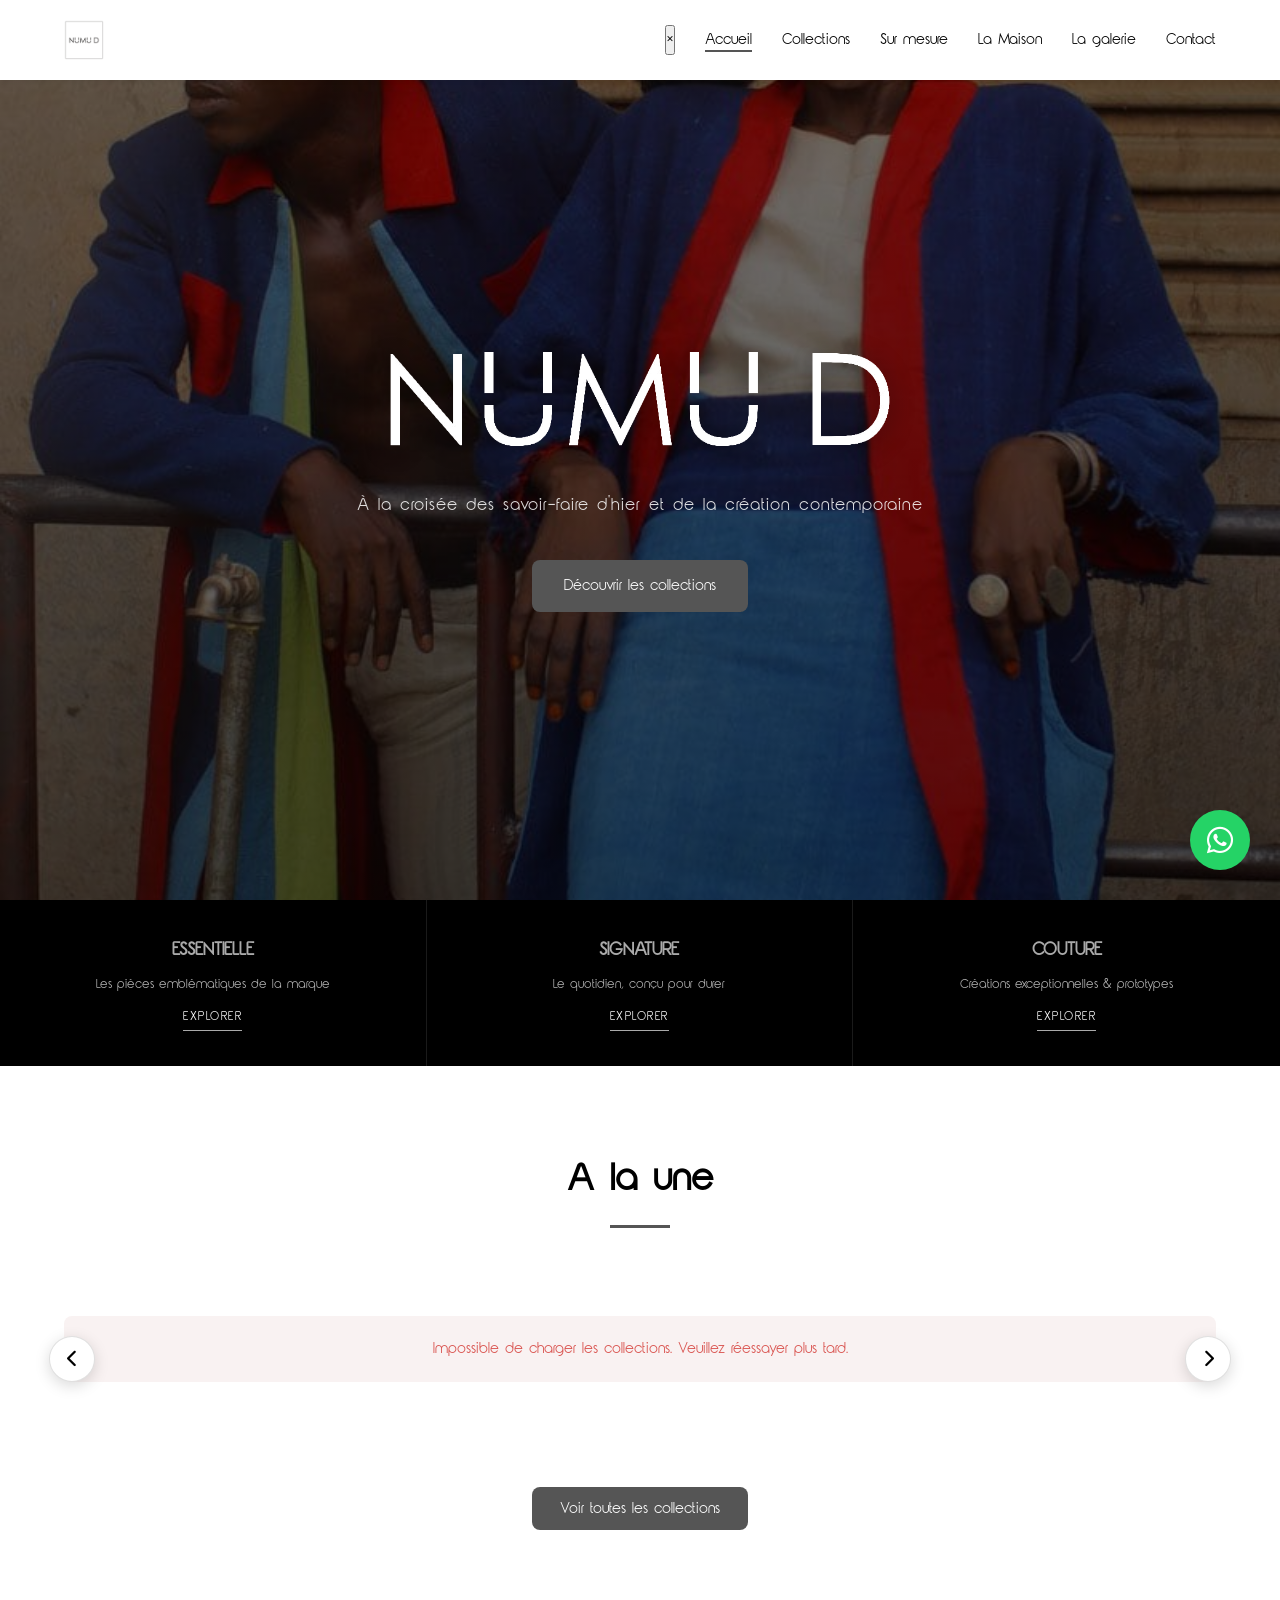
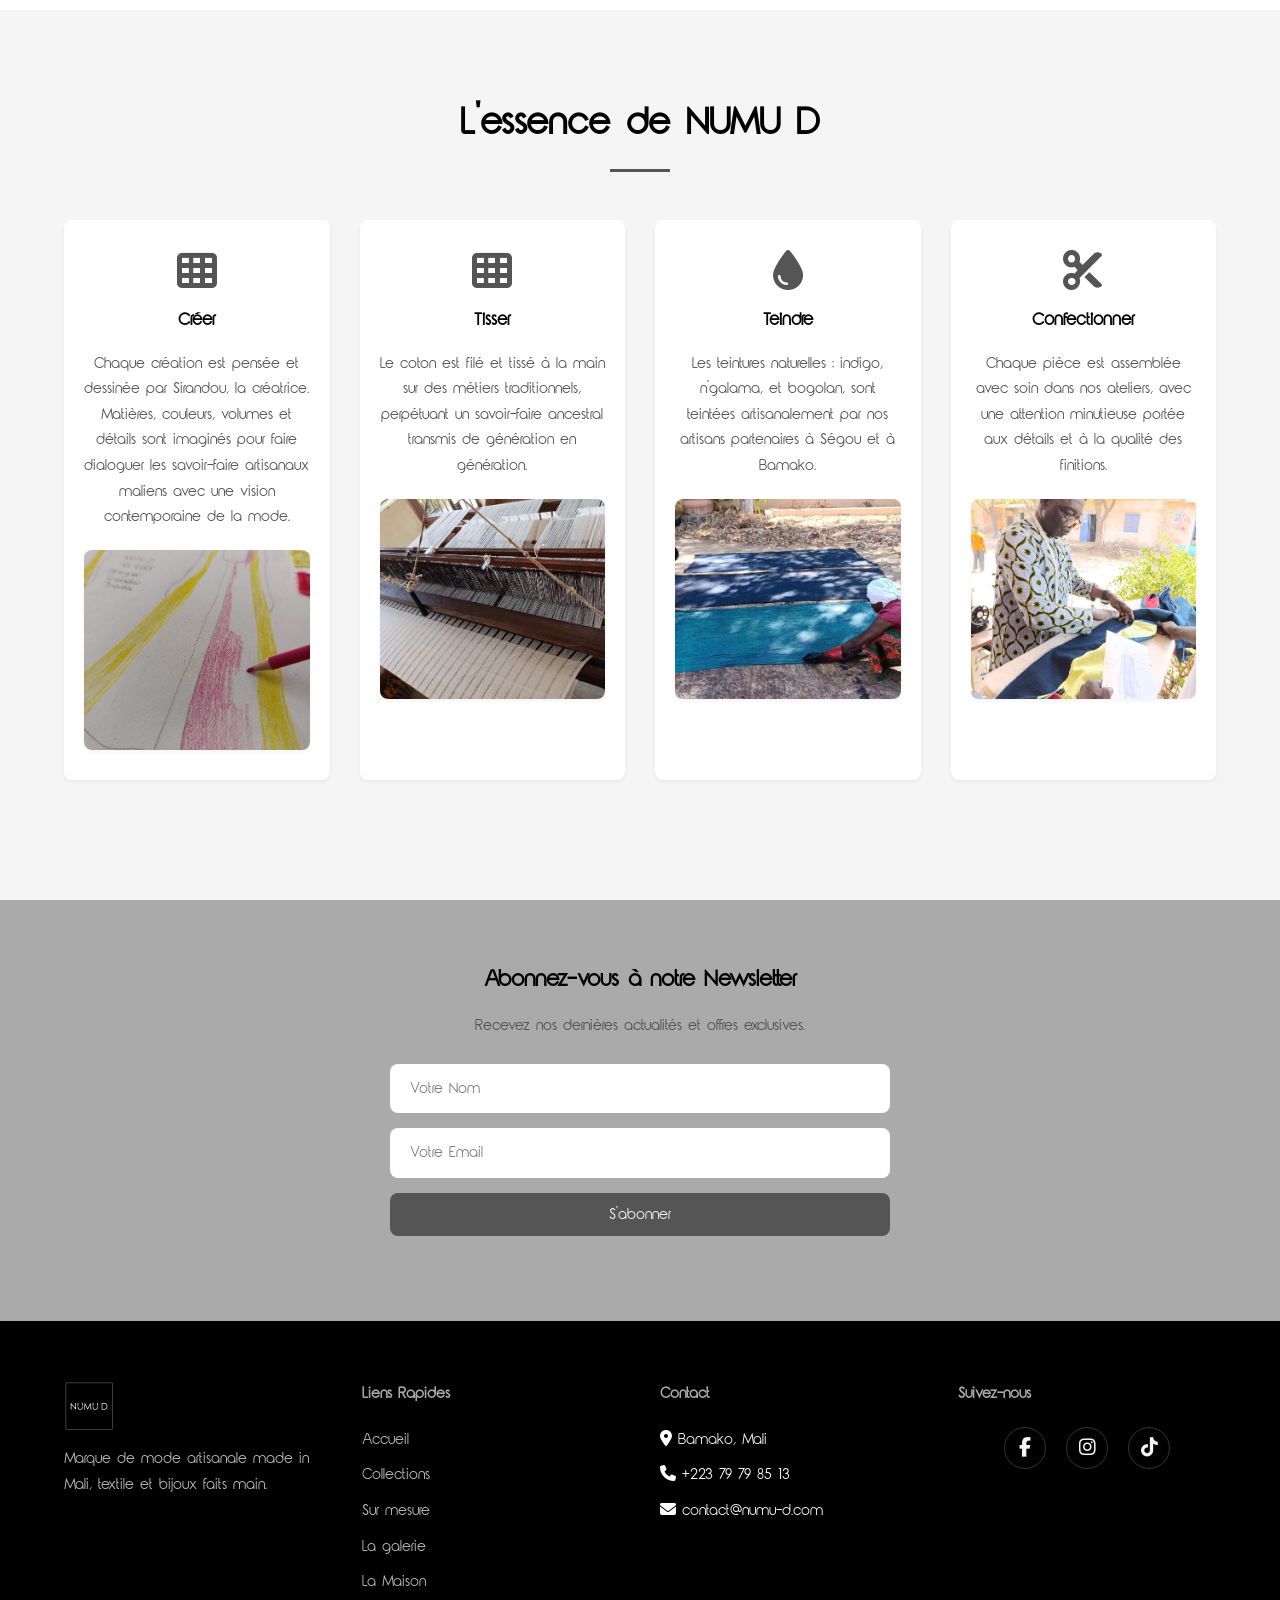
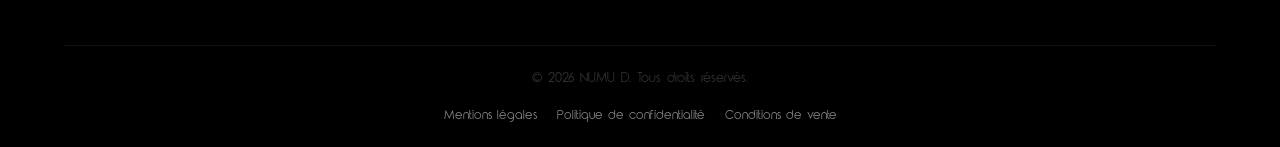
<file: index.html>
<!DOCTYPE html>
<html lang="fr">
<head>
    <meta charset="UTF-8">
    <meta name="viewport" content="width=device-width, initial-scale=1.0">
    <title>NUMU D - Mode Artisanale · Textile &amp; Bijoux · Made in Mali</title>
    <meta name="description" content="NUMU D, marque de mode artisanale made in Mali. Textile et bijoux faits main, coton biologique malien, teintures naturelles.">
    
    <!-- Open Graph SEO -->
    <meta property="og:title" content="NUMU D - Mode Artisanale · Made in Mali">
    <meta property="og:description" content="Marque de mode artisanale, Textile et Bijoux, Made in Mali.">
    <meta property="og:type" content="website">
    
    <!-- Google Fonts -->
    <link rel="preconnect" href="https://fonts.googleapis.com">
    <link rel="preconnect" href="https://fonts.gstatic.com" crossorigin>
    <link href="https://fonts.googleapis.com/css2?family=Playfair+Display:wght@400;600;700&family=Poppins:wght@300;400;500;600&display=swap" rel="stylesheet">
    
    <!-- Font Awesome -->
    <link rel="stylesheet" href="https://cdnjs.cloudflare.com/ajax/libs/font-awesome/6.4.0/css/all.min.css">
    
    <!-- Custom CSS -->
    <link rel="stylesheet" href="css/style.css">
    <link rel="stylesheet" href="css/responsive.css">
    
    <style>
        /* Hero */
        .hero {
            min-height: 100vh;
            background: linear-gradient(rgba(0, 0, 0, 0.55), rgba(0, 0, 0, 0.65)), url('assets/images/bb046049-14c8-4197-9de7-e8bf0831200c.jpg') center/cover fixed;
            display: flex;
            align-items: center;
            text-align: center;
            color: var(--white);
            padding: 120px 0 80px;
        }

        .hero-content {
            max-width: 820px;
            margin: 0 auto;
        }

        .hero h1 {
            color: var(--white);
            font-size: 4.5rem;
            line-height: 1.1;
            margin-bottom: 1.2rem;
            animation: fadeInDown 1s ease 0.1s both;
        }

        .hero-title-logo {
            display: flex;
            justify-content: center;
            align-items: center;
            width: 100%;
            margin-bottom: 1.2rem;
        }

        .hero-logo-img {
            width: min(68vw, 560px);
            max-width: 560px;
            height: auto;
            display: block;
            margin: 0 auto;
            animation: fadeInDown 1s ease 0.1s both;
            filter: drop-shadow(0 4px 12px rgba(0, 0, 0, 0.4));
        }

        .hero-tagline {
            font-size: 1.35rem;
            font-family: var(--font-secondary);
            margin-bottom: 2rem;
            animation: fadeInUp 1s ease 0.3s both;
            font-weight: 300;
            letter-spacing: 1px;
            color: rgba(255,255,255,0.95);
        }

        .hero-tagline strong {
            color: var(--accent);
            font-weight: 600;
        }

        .hero-subtitle-line {
            display: flex;
            align-items: center;
            justify-content: center;
            gap: 16px;
            margin-bottom: 2rem;
            animation: fadeInUp 1s ease 0.45s both;
        }

        .hero-subtitle-line span {
            color: var(--accent);
            font-size: 0.9rem;
            letter-spacing: 3px;
            text-transform: uppercase;
            font-family: var(--font-primary);
        }

        .hero-subtitle-line::before,
        .hero-subtitle-line::after {
            content: '';
            flex: 1;
            max-width: 80px;
            height: 1px;
            background: var(--accent);
            opacity: 0.6;
        }

        .hero p {
            color: rgba(255,255,255,0.85);
            font-size: 1.15rem;
            max-width: 600px;
            margin: 0 auto 2.5rem;
            line-height: 1.7;
            animation: fadeInUp 1s ease 0.4s both;
        }

        .hero-actions {
            display: flex;
            justify-content: center;
            flex-wrap: wrap;
            gap: 15px;
            animation: fadeInUp 1s ease 0.6s both;
        }

        .hero-actions .btn {
            padding: 16px 32px;
            font-size: 1rem;
            opacity: 1;
        }

        .hero-actions .btn-outline {
            border-color: var(--white);
            color: var(--white);
        }

        .hero-actions .btn-outline:hover {
            background: var(--white);
            color: var(--primary);
        }

        /* Quick univers strip */
        .univers-strip {
            background: var(--primary);
            padding: 0;
        }

        .univers-strip-grid {
            display: grid;
            grid-template-columns: repeat(3, 1fr);
        }

        .univers-strip-item {
            display: flex;
            flex-direction: column;
            align-items: center;
            justify-content: center;
            padding: 35px 20px;
            color: var(--white);
            text-align: center;
            border-right: 1px solid rgba(255,255,255,0.1);
            transition: var(--transition);
            text-decoration: none;
        }

        .univers-strip-item:last-child {
            border-right: none;
        }

        .univers-strip-item:hover {
            background: rgba(255,255,255,0.08);
            transform: translateY(-3px);
        }

        .univers-strip-item h3 {
            color: var(--accent);
            font-size: 1.2rem;
            margin-bottom: 8px;
        }

        .univers-strip-item p {
            font-size: 0.85rem;
            color: rgba(255,255,255,0.7);
            margin-bottom: 12px;
        }

        .univers-strip-item span {
            font-size: 0.8rem;
            text-transform: uppercase;
            letter-spacing: 1.5px;
            color: var(--white);
            border-bottom: 1px solid var(--accent);
            padding-bottom: 2px;
        }
        
        @keyframes fadeInDown {
            from { opacity: 0; transform: translateY(-30px); }
            to { opacity: 1; transform: translateY(0); }
        }
        
        @keyframes fadeInUp {
            from { opacity: 0; transform: translateY(30px); }
            to { opacity: 1; transform: translateY(0); }
        }

        /* Featured Carousel / Slider */
        .featured-carousel-wrapper {
            position: relative;
            padding: 10px 0;
        }

        .featured-carousel-viewport {
            overflow: hidden;
            width: 100%;
            border-radius: var(--border-radius);
            padding: 10px 0;
        }

        .featured-slider-track {
            display: flex;
            gap: 24px;
            transition: transform 0.6s cubic-bezier(0.16, 1, 0.3, 1);
            will-change: transform;
        }

        .featured-slider-track .product-card {
            flex: 0 0 calc(33.333% - 16px);
            min-width: 280px;
            box-shadow: 0 8px 20px rgba(0, 0, 0, 0.08);
            transition: transform 0.3s ease, box-shadow 0.3s ease;
        }

        .featured-slider-track .product-card:hover {
            transform: translateY(-8px);
            box-shadow: 0 15px 30px rgba(0, 0, 0, 0.15);
        }

        @media (max-width: 992px) {
            .featured-slider-track .product-card {
                flex: 0 0 calc(50% - 12px);
            }
        }

        @media (max-width: 600px) {
            .featured-slider-track .product-card {
                flex: 0 0 100%;
            }
        }

        .carousel-btn {
            position: absolute;
            top: calc(50% - 25px);
            width: 46px;
            height: 46px;
            border-radius: 50%;
            background: #ffffff;
            border: 1px solid rgba(0, 0, 0, 0.12);
            color: var(--primary);
            font-size: 1.1rem;
            cursor: pointer;
            z-index: 10;
            display: flex;
            align-items: center;
            justify-content: center;
            box-shadow: 0 4px 15px rgba(0, 0, 0, 0.15);
            transition: all 0.3s ease;
        }

        .carousel-btn:hover {
            background: var(--primary);
            color: var(--white);
            transform: scale(1.1);
            box-shadow: 0 6px 20px rgba(0, 0, 0, 0.25);
        }

        .carousel-btn.prev { left: -15px; }
        .carousel-btn.next { right: -15px; }

        @media (max-width: 768px) {
            .carousel-btn.prev { left: 5px; }
            .carousel-btn.next { right: 5px; }
        }

        .carousel-dots {
            display: flex;
            justify-content: center;
            align-items: center;
            gap: 8px;
            margin-top: 25px;
        }

        .carousel-dot {
            width: 10px;
            height: 10px;
            border-radius: 50%;
            background: rgba(0, 0, 0, 0.2);
            border: none;
            cursor: pointer;
            transition: all 0.3s ease;
            padding: 0;
        }

        .carousel-dot.active {
            width: 28px;
            border-radius: 10px;
            background: var(--primary);
        }
        
        .product-card {
            background: var(--white);
            border-radius: var(--border-radius);
            overflow: hidden;
            box-shadow: var(--shadow-md);
            transition: var(--transition);
        }
        
        .product-card:hover {
            transform: translateY(-10px);
            box-shadow: var(--shadow-lg);
        }
        
        .product-img {
            height: 380px;
            width: 100%;
            object-fit: contain;
            object-position: center center;
            background-color: #f6f2ed;
        }
        
        .product-info {
            padding: 20px;
        }
        
        .product-category {
            font-size: 0.8rem;
            color: var(--secondary);
            text-transform: uppercase;
            letter-spacing: 1px;
            margin-bottom: 5px;
        }
        
        .product-title {
            font-size: 1.2rem;
            margin-bottom: 10px;
        }
        
        .product-price {
            font-weight: 600;
            color: var(--primary);
            font-size: 1.1rem;
            margin-bottom: 15px;
        }
        
        .product-actions {
            display: flex;
            gap: 10px;
        }
        
        /* Features */
        .features-grid {
            display: grid;
            grid-template-columns: repeat(auto-fit, minmax(min(100%, 240px), 1fr));
            gap: 30px;
            text-align: center;
        }
        
        .feature-icon {
            font-size: 3rem;
            color: var(--secondary);
            margin-bottom: 20px;
        }
        
        /* Newsletter */
        .newsletter-section {
            background-color: var(--accent);
            padding: 60px 0;
            text-align: center;
        }
        
        .newsletter-form {
            max-width: 500px;
            margin: 0 auto;
            display: flex;
            flex-direction: column;
            gap: 15px;
        }
        
        .newsletter-input {
            padding: 12px 20px;
            border: none;
            border-radius: var(--border-radius);
            font-family: var(--font-primary);
            width: 100%;
        }
        
        @media (max-width: 768px) {
            .hero-tagline { font-size: 1.2rem; }
            .univers-strip-grid { grid-template-columns: 1fr; }
            .univers-strip-item { border-right: none; border-bottom: 1px solid rgba(255,255,255,0.1); }
        }

        /* Savoir-faire */
        .savoir-faire-grid {
            display: grid;
            grid-template-columns: repeat(auto-fit, minmax(min(100%, 230px), 1fr));
            gap: 30px;
            margin-bottom: 40px;
        }

        .savoir-faire-item {
            text-align: center;
            padding: 30px 20px;
            background: var(--white);
            border-radius: var(--border-radius);
            box-shadow: var(--shadow-sm);
            transition: var(--transition);
        }

        .savoir-faire-item:hover {
            transform: translateY(-5px);
            box-shadow: var(--shadow-md);
        }

        .savoir-faire-item i {
            font-size: 2.5rem;
            color: var(--secondary);
            margin-bottom: 15px;
        }

        .savoir-faire-item img {
            width: 100%;
            height: 200px;
            object-fit: cover;
            border-radius: var(--border-radius);
            box-shadow: var(--shadow-sm);
            margin-top: 20px;
            transition: var(--transition);
        }

        .savoir-faire-item img:hover {
            transform: scale(1.03);
            box-shadow: var(--shadow-md);
        }
    </style>
</head>
<body>

    <!-- Navbar -->
    <nav class="navbar">
        <div class="container">
            <a href="index.html" class="nav-brand"><img src="assets/images/logo-noir.png" alt="NUMU D" style="height: 40px; width: auto;"></a>
            <ul class="nav-menu">
                <li><a href="index.html" class="nav-link active">Accueil</a></li>
                <li><a href="collections.html" class="nav-link">Collections</a></li>
                <li><a href="sur-mesure.html" class="nav-link">Sur mesure</a></li>
                <li><a href="apropos.html" class="nav-link">La Maison</a></li>
                <li><a href="blog.html" class="nav-link">La galerie</a></li>
                <li><a href="contact.html" class="nav-link">Contact</a></li>
            </ul>
            <button class="hamburger" aria-label="Ouvrir le menu">
                <i class="fas fa-bars"></i>
            </button>
        </div>
    </nav>

    <!-- Hero Section -->
    <header class="hero">
        <div class="container">
            <div class="hero-content">
                <h1 class="hero-title-logo">
                    <img src="assets/images/logo-accueil-blanc.png" alt="NUMU D" class="hero-logo-img">
                </h1>
                <p class="hero-tagline">À la croisée des savoir-faire d'hier et de la création contemporaine</p>
                <div class="hero-actions">
                    <a href="collections.html" class="btn btn-primary">Découvrir les collections</a>
                </div>
            </div>
        </div>
    </header>

    <!-- Accès rapide aux univers -->
    <section class="univers-strip">
        <div class="univers-strip-grid">
            <a href="essentielles.html" class="univers-strip-item">
                <h3>ESSENTIELLE</h3>
                <p>Les pièces emblématiques de la marque</p>
                <span>Explorer</span>
            </a>
            <a href="signature.html" class="univers-strip-item">
                <h3>SIGNATURE</h3>
                <p>Le quotidien, conçu pour durer</p>
                <span>Explorer</span>
            </a>
            <a href="pieces-uniques.html" class="univers-strip-item">
                <h3>COUTURE</h3>
                <p>Créations exceptionnelles &amp; prototypes</p>
                <span>Explorer</span>
            </a>
        </div>
    </section>

    <!-- Collection à la une -->
    <section class="section" style="background-color: var(--white); overflow: hidden;">
        <div class="container" style="position: relative;">
            <h2 class="section-title">A la une</h2>
            
            <div class="featured-carousel-wrapper">
                <button class="carousel-btn prev" id="featured-prev" aria-label="Précédent">
                    <i class="fas fa-chevron-left"></i>
                </button>
                <button class="carousel-btn next" id="featured-next" aria-label="Suivant">
                    <i class="fas fa-chevron-right"></i>
                </button>

                <div class="featured-carousel-viewport" id="featured-viewport">
                    <div id="featured-collections" class="featured-slider-track">
                        <!-- Dynamically populated by JS -->
                        <div class="spinner-container" style="width: 100%;">
                            <div class="spinner"></div>
                        </div>
                    </div>
                </div>

                <div class="carousel-dots" id="featured-dots"></div>
            </div>

            <div style="text-align: center; margin-top: 40px;">
                <a href="collections.html" class="btn btn-primary">Voir toutes les collections</a>
            </div>
        </div>
    </section>

    <!-- Le savoir-faire NUMU D -->
    <section class="section" style="background-color: var(--light);">
        <div class="container">
            <h2 class="section-title">L'essence de  NUMU D</h2>
            <div class="savoir-faire-grid">
                <div class="savoir-faire-item">
                    <i class="fas fa-th"></i>
                    <h3>Créer</h3>
                    <p>Chaque création est pensée et dessinée par Sirandou, la créatrice. Matières, couleurs, volumes et détails sont imaginés pour faire dialoguer les savoir-faire artisanaux maliens avec une vision contemporaine de la mode.
</p>
                    <img src="assets/images/Créer.jpg.jpeg" alt="Détail du pagne tissé" loading="lazy">
                </div>
                <div class="savoir-faire-item">
                    <i class="fas fa-th"></i>
                    <h3>Tisser</h3>
                    <p>Le coton est filé et tissé à la main sur des métiers traditionnels, perpétuant un savoir-faire ancestral transmis de génération en génération.</p>
                    <img src="assets/images/Tisser.jpg.jpeg" alt="Artisanat NUMU D" loading="lazy">
                </div>
                <div class="savoir-faire-item">
                    <i class="fas fa-tint"></i>
                    <h3>Teindre</h3>
                    <p>Les teintures naturelles : indigo, n'galama, et bogolan, sont teintées artisanalement par nos artisans partenaires à Ségou et à Bamako. </p>
                    <img src="assets/images/eb7c8331-b53c-4025-a1b5-c826990fd75e.jpg" alt="Atelier de teinture" loading="lazy">
                </div>
                <div class="savoir-faire-item">
                    <i class="fas fa-cut"></i>
                    <h3>Confectionner</h3>
                    <p>Chaque pièce est assemblée avec soin dans nos ateliers, avec une attention minutieuse portée aux détails et à la qualité des finitions.</p>
                    <img src="assets/images/IMG_20250128_132008.jpg.jpeg" alt="Atelier de confection" loading="lazy">
                </div>
            </div>
        </div>
    </section>



    <!-- Newsletter -->
    <section class="newsletter-section">
        <div class="container">
            <h2 style="font-family: var(--font-secondary); margin-bottom: 15px;">Abonnez-vous à notre Newsletter</h2>
            <p style="margin-bottom: 25px;">Recevez nos dernières actualités et offres exclusives.</p>
            <form id="newsletter-form" class="newsletter-form">
                <input type="text" id="nl-name" class="newsletter-input" placeholder="Votre Nom" required>
                <input type="email" id="nl-email" class="newsletter-input" placeholder="Votre Email" required>
                <button type="submit" class="btn btn-primary" style="width: 100%;">S'abonner</button>
                <div id="nl-message" style="margin-top: 10px; font-weight: 500;"></div>
            </form>
        </div>
    </section>

    <!-- Footer -->
    <footer class="footer">
        <div class="container">
            <div class="footer-grid">
                <div>
                    <h3 class="footer-brand"><img src="assets/images/logo-blanc.png" alt="NUMU D" style="height: 50px; width: auto; margin-bottom: 10px;"></h3>
                    <p class="footer-desc">Marque de mode artisanale made in Mali, textile et bijoux faits main.</p>
                </div>
                <div>
                    <h4>Liens Rapides</h4>
                    <ul class="footer-links">
                        <li><a href="index.html">Accueil</a></li>
                        <li><a href="collections.html">Collections</a></li>
                        <li><a href="sur-mesure.html">Sur mesure</a></li>
                        <li><a href="blog.html">La galerie</a></li>
                        <li><a href="apropos.html">La Maison</a></li>
                    </ul>
                </div>
                <div>
                    <h4>Contact</h4>
                    <ul class="footer-links">
                        <li><i class="fas fa-map-marker-alt"></i> Bamako, Mali</li>
                        <li><i class="fas fa-phone"></i> +223 79 79 85 13</li>
                        <li><i class="fas fa-envelope"></i> contact@numu-d.com</li>
                    </ul>
                </div>
                <div>
                    <h4>Suivez-nous</h4>
                    <div class="footer-social" style="margin-bottom: 0; margin-top: 15px;">
                        <a href="https://www.facebook.com/numu_d" target="_blank" rel="noopener" aria-label="Facebook"><i class="fab fa-facebook-f"></i></a>
                        <a href="https://www.instagram.com/numu_d" target="_blank" rel="noopener" aria-label="Instagram"><i class="fab fa-instagram"></i></a>
                        <a href="https://www.tiktok.com/@numu_d" target="_blank" rel="noopener" aria-label="TikTok"><i class="fab fa-tiktok"></i></a>
                    </div>
                </div>
            </div>
            <div class="footer-bottom">
               
                <p>&copy; 2026 NUMU D. Tous droits réservés.</p>
                <div class="footer-legal">
                    <a href="mentions-legales.html">Mentions légales</a>
                    <a href="politique-confidentialite.html">Politique de confidentialité</a>
                    <a href="conditions-vente.html">Conditions de vente</a>
                </div>
            </div>
        </div>
    </footer>

    <!-- Scripts -->
    <script src="js/config.js"></script>
    <script src="js/main.js"></script>
    <script src="js/newsletter.js"></script>
    <script>
        // Inline script to load featured collections for home page with auto-scrolling carousel
        document.addEventListener('DOMContentLoaded', async () => {
            const container = document.getElementById('featured-collections');
            const prevBtn = document.getElementById('featured-prev');
            const nextBtn = document.getElementById('featured-next');

            try {
                const response = await fetch(CONFIG.collectionsApi);
                if (!response.ok) throw new Error('Erreur réseau');
                
                const data = await response.json();
                let featuredCollections = getFeaturedCollections(data);
                
                if (!featuredCollections || featuredCollections.length === 0) {
                    featuredCollections = data.slice(0, 10);
                } else if (featuredCollections.length < 4 && data.length >= 4) {
                    // Combine to ensure a rich carousel experience
                    const otherItems = data.filter(item => !featuredCollections.includes(item));
                    featuredCollections = featuredCollections.concat(otherItems).slice(0, 10);
                } else {
                    featuredCollections = featuredCollections.slice(0, 10);
                }
                
                if (featuredCollections.length === 0) {
                    container.innerHTML = '<p style="width: 100%; text-align: center;">Aucune collection à la une pour le moment.</p>';
                    if (prevBtn) prevBtn.style.display = 'none';
                    if (nextBtn) nextBtn.style.display = 'none';
                    return;
                }
                
                container.innerHTML = featuredCollections.map(item => {
                    const id = encodeURIComponent(window.NUMUD.getField(item, ['Id', 'ID', 'Identifiant'], ''));
                    const rawName = window.NUMUD.getField(item, ['Nom', 'Nom produit', 'Produit', 'Titre'], 'Produit NUMU D');
                    const name = window.NUMUD.escapeHTML(rawName);
                    const categoryFromSheet = window.NUMUD.escapeHTML(window.NUMUD.getField(item, ['Categorie', 'Catégorie', 'Category'], 'General'));
                    const rawDescription = window.NUMUD.getField(item, ['Description', 'Description produit', 'Details', 'Détails', 'Detail'], '');
                    const description = window.NUMUD.escapeHTML(rawDescription ? window.NUMUD.truncate(rawDescription, 60) : '');
                    const rawPrice = window.NUMUD.getField(item, ['Prix', 'Price', 'Tarif'], '');
                    const price = window.NUMUD.escapeHTML(rawPrice);
                    const image = window.NUMUD.getImageUrl(item, window.NUMUD.placeholderImage('NUMU D'));
                    const orderMessage = encodeURIComponent('Bonjour, je souhaite commander ' + (rawName || 'ce produit'));
                    const availability = String(window.NUMUD.getField(item, ['Disponible', 'Disponibilite', 'Disponibilité', 'Stock', 'Statut'], '')).trim().toLowerCase();
                    const isAvailable = ['oui', 'yes', 'true', '1', 'disponible', 'available'].includes(availability);
                    const paymentSelector = window.NUMUD.renderPaymentSelector({ productName: rawName, price: rawPrice, isAvailable });

                    return `
                    <article class="product-card">
                        <img src="${image}" alt="${name}" class="product-img" loading="lazy">
                        <div class="product-info">
                            <div class="product-category">${categoryFromSheet}</div>
                            <h3 class="product-title">${name}</h3>
                            <p style="font-size: 0.9rem; margin-bottom: 15px;">${description}</p>
                            <div class="product-price">${price} CFA</div>
                            <div class="product-actions">
                                <a href="collection-details.html?id=${id}" class="btn btn-outline" style="padding: 8px 15px; flex: 1; font-size: 0.9rem;">Détails</a>
                                <a href="https://wa.me/22379798513?text=${orderMessage}" target="_blank" rel="noopener" class="btn btn-whatsapp" style="padding: 8px 15px; font-size: 0.9rem;" title="Commander sur WhatsApp"><i class="fab fa-whatsapp"></i></a>
                            </div>
                            ${paymentSelector}
                        </div>
                    </article>`;
                }).join('');

                initFeaturedCarousel(featuredCollections.length);
                
            } catch (error) {
                console.error('Fetch error:', error);
                container.innerHTML = '<div class="error-message" style="width: 100%;">Impossible de charger les collections. Veuillez réessayer plus tard.</div>';
            }
        });

        function initFeaturedCarousel(totalItems) {
            const track = document.getElementById('featured-collections');
            const prevBtn = document.getElementById('featured-prev');
            const nextBtn = document.getElementById('featured-next');
            const dotsContainer = document.getElementById('featured-dots');
            const wrapper = document.querySelector('.featured-carousel-wrapper');

            if (!track) return;

            let currentIndex = 0;
            let autoPlayTimer = null;
            const autoPlayDelay = 3500;

            function getCardsPerPage() {
                const width = window.innerWidth;
                if (width > 992) return 3;
                if (width > 600) return 2;
                return 1;
            }

            function getMaxIndex() {
                const cardsPerPage = getCardsPerPage();
                return Math.max(0, totalItems - cardsPerPage);
            }

            function createDots() {
                if (!dotsContainer) return;
                dotsContainer.innerHTML = '';
                const maxIndex = getMaxIndex();

                if (maxIndex <= 0) {
                    if (prevBtn) prevBtn.style.display = 'none';
                    if (nextBtn) nextBtn.style.display = 'none';
                    return;
                } else {
                    if (prevBtn) prevBtn.style.display = 'flex';
                    if (nextBtn) nextBtn.style.display = 'flex';
                }

                for (let i = 0; i <= maxIndex; i++) {
                    const dot = document.createElement('button');
                    dot.className = `carousel-dot ${i === currentIndex ? 'active' : ''}`;
                    dot.setAttribute('aria-label', `Aller à la diapositive ${i + 1}`);
                    dot.addEventListener('click', () => {
                        currentIndex = i;
                        updateCarousel();
                        resetAutoPlay();
                    });
                    dotsContainer.appendChild(dot);
                }
            }

            function updateCarousel() {
                const maxIndex = getMaxIndex();
                if (currentIndex > maxIndex) currentIndex = 0;
                if (currentIndex < 0) currentIndex = maxIndex;

                const firstCard = track.querySelector('.product-card');
                if (!firstCard) return;

                const cardWidth = firstCard.offsetWidth;
                const gap = 24;
                const moveAmount = (cardWidth + gap) * currentIndex;

                track.style.transform = `translateX(-${moveAmount}px)`;

                const dots = dotsContainer ? dotsContainer.querySelectorAll('.carousel-dot') : [];
                dots.forEach((dot, idx) => {
                    dot.classList.toggle('active', idx === currentIndex);
                });
            }

            function nextSlide() {
                const maxIndex = getMaxIndex();
                if (currentIndex >= maxIndex) {
                    currentIndex = 0;
                } else {
                    currentIndex++;
                }
                updateCarousel();
            }

            function prevSlide() {
                const maxIndex = getMaxIndex();
                if (currentIndex <= 0) {
                    currentIndex = maxIndex;
                } else {
                    currentIndex--;
                }
                updateCarousel();
            }

            function startAutoPlay() {
                stopAutoPlay();
                if (getMaxIndex() > 0) {
                    autoPlayTimer = setInterval(nextSlide, autoPlayDelay);
                }
            }

            function stopAutoPlay() {
                if (autoPlayTimer) clearInterval(autoPlayTimer);
            }

            function resetAutoPlay() {
                stopAutoPlay();
                startAutoPlay();
            }

            if (nextBtn) nextBtn.addEventListener('click', () => { nextSlide(); resetAutoPlay(); });
            if (prevBtn) prevBtn.addEventListener('click', () => { prevSlide(); resetAutoPlay(); });

            if (wrapper) {
                wrapper.addEventListener('mouseenter', stopAutoPlay);
                wrapper.addEventListener('mouseleave', startAutoPlay);
            }

            let startX = 0;
            let isSwiping = false;

            track.addEventListener('touchstart', (e) => {
                startX = e.touches[0].clientX;
                isSwiping = true;
                stopAutoPlay();
            }, { passive: true });

            track.addEventListener('touchend', (e) => {
                if (!isSwiping) return;
                const endX = e.changedTouches[0].clientX;
                const diffX = startX - endX;

                if (Math.abs(diffX) > 40) {
                    if (diffX > 0) nextSlide();
                    else prevSlide();
                }
                isSwiping = false;
                startAutoPlay();
            }, { passive: true });

            window.addEventListener('resize', () => {
                createDots();
                updateCarousel();
            });

            createDots();
            updateCarousel();
            startAutoPlay();
        }
    </script>
</body>
</html>
</file>
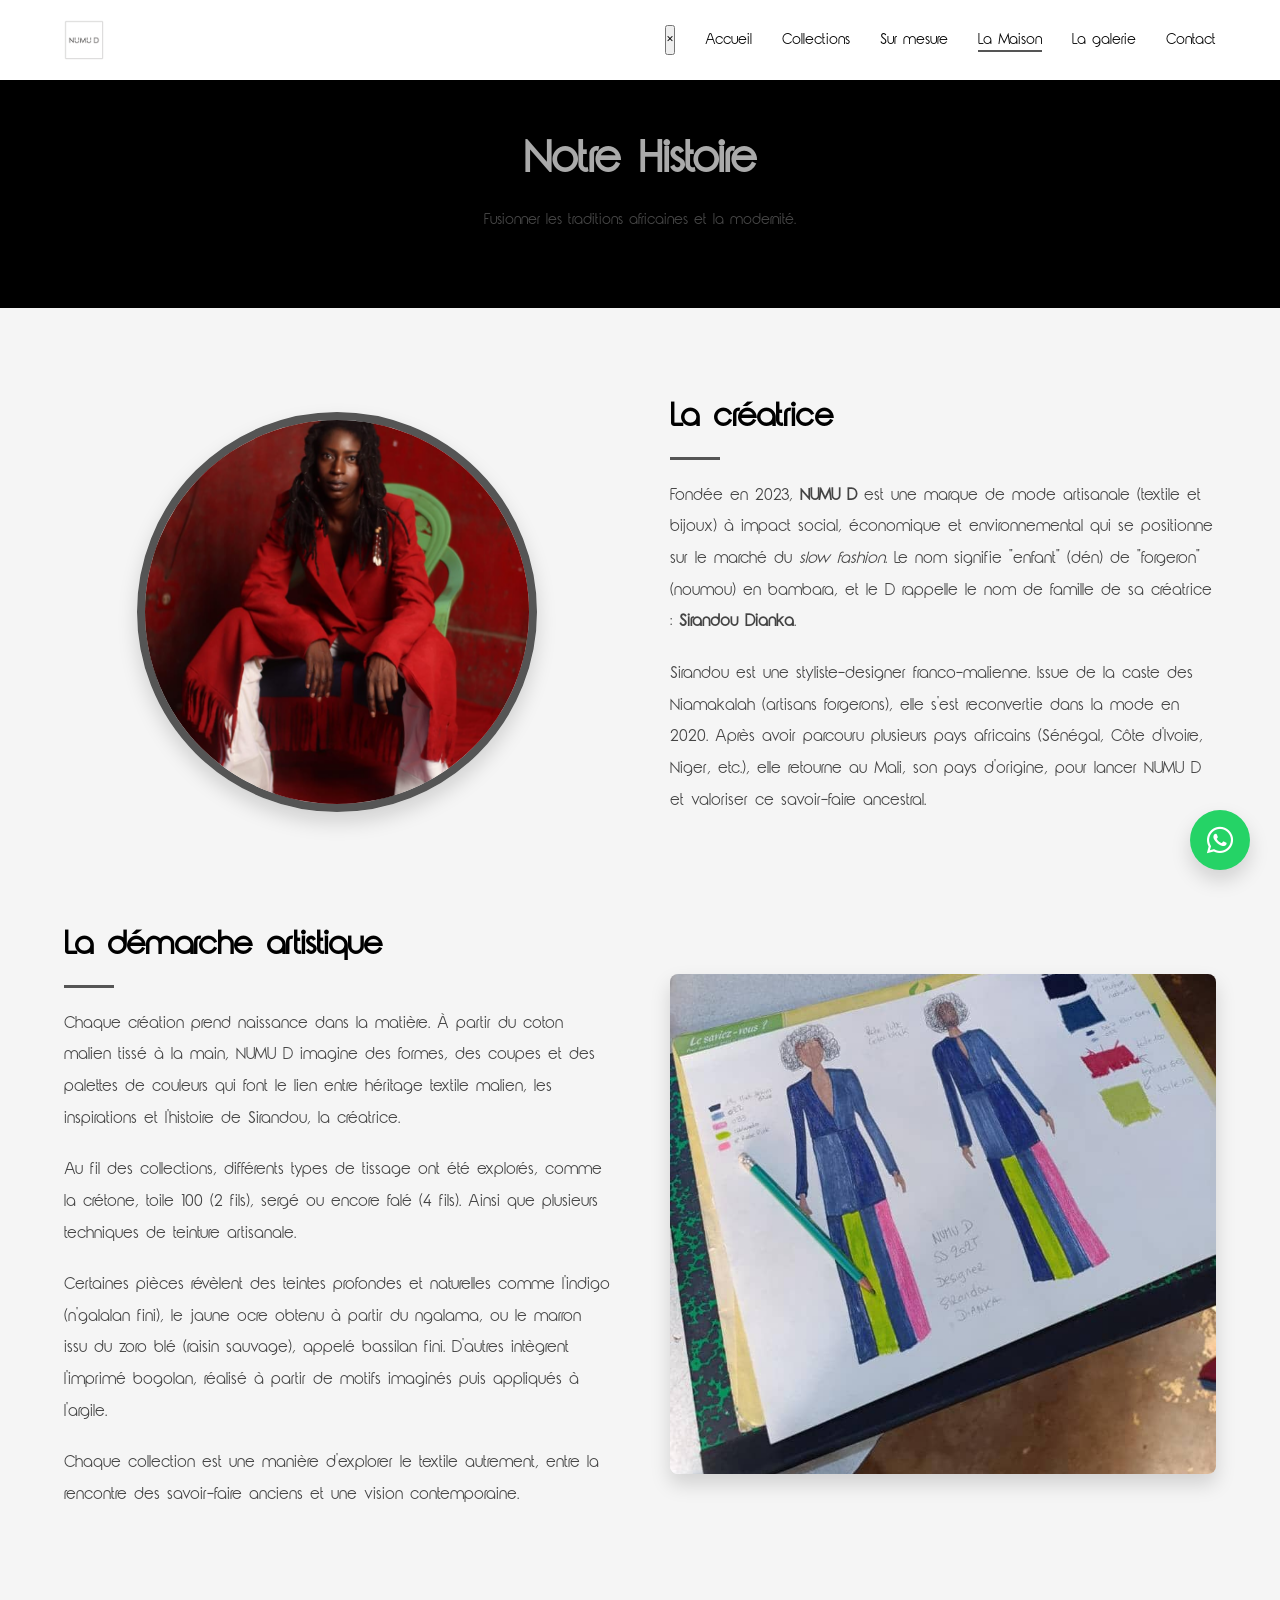
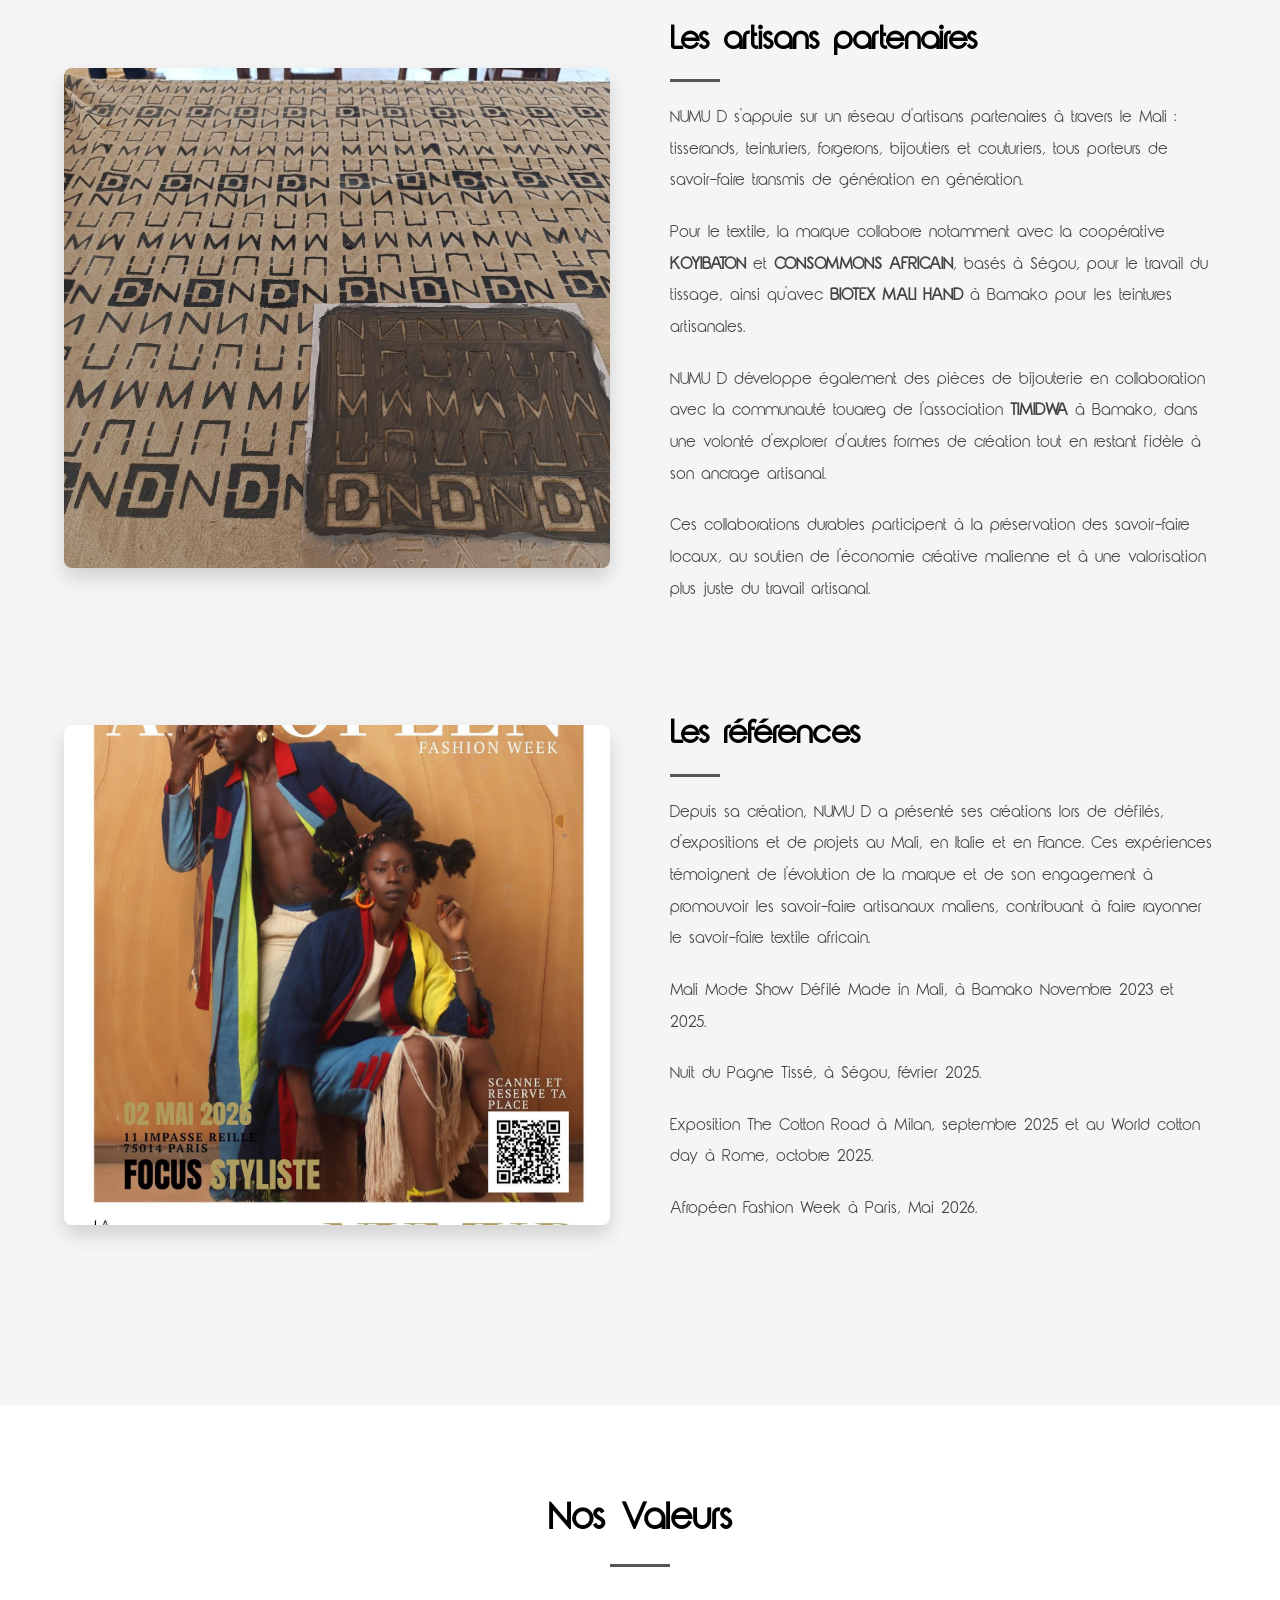
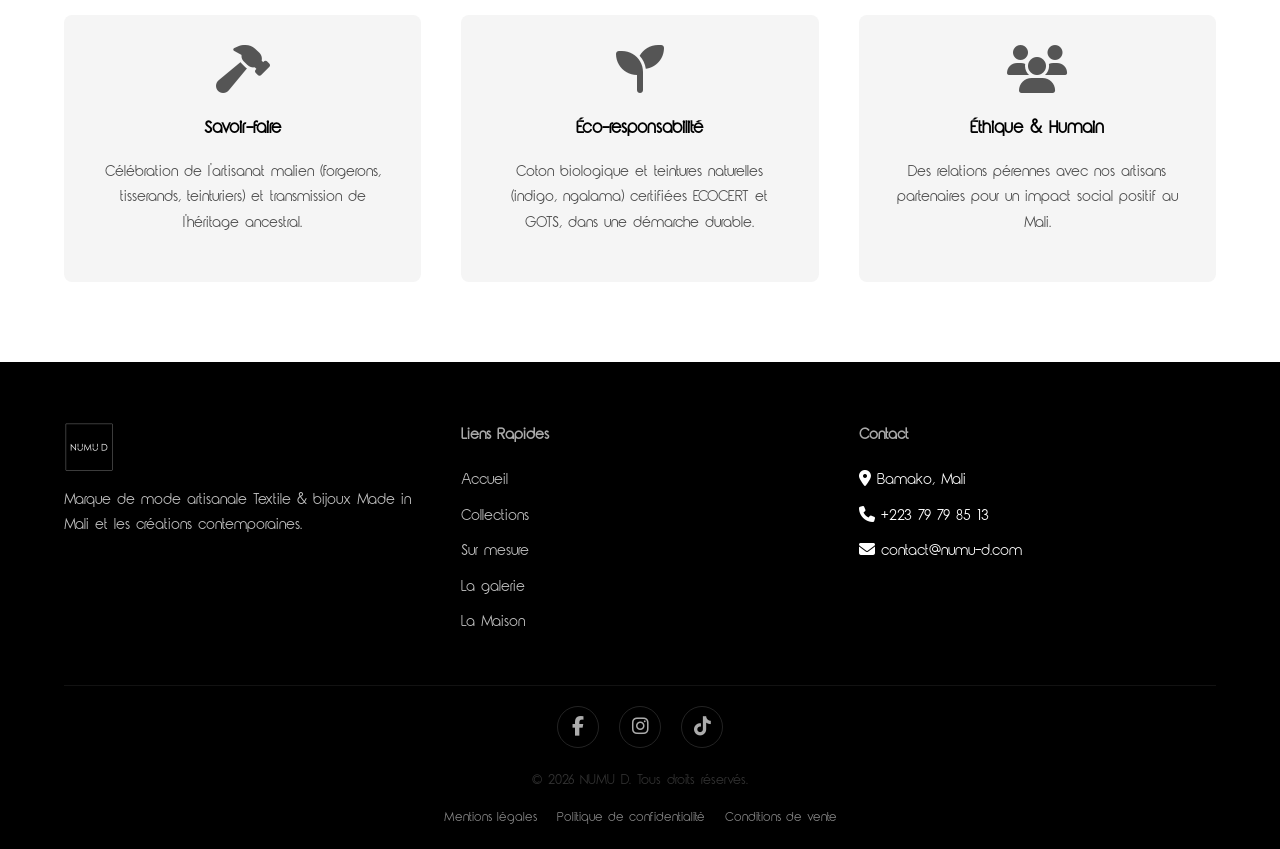
<file: apropos.html>
<!DOCTYPE html>
<html lang="fr">
<head>
    <meta charset="UTF-8">
    <meta name="viewport" content="width=device-width, initial-scale=1.0">
    <title>La Maison - NUMU D</title>
    <meta name="description" content="Découvrez l'histoire de NUMU D, marque artisanale malienne créée par Sirandou Dianka, nos valeurs et notre passion pour le Bogolan traditionnel.">
    
    <link rel="preconnect" href="https://fonts.googleapis.com">
    <link rel="preconnect" href="https://fonts.gstatic.com" crossorigin>
    <link href="https://fonts.googleapis.com/css2?family=Playfair+Display:wght@400;600;700&family=Poppins:wght@300;400;500;600&display=swap" rel="stylesheet">
    <link rel="stylesheet" href="https://cdnjs.cloudflare.com/ajax/libs/font-awesome/6.4.0/css/all.min.css">
    
    <link rel="stylesheet" href="css/style.css">
    <link rel="stylesheet" href="css/responsive.css">
    
    <style>
        .page-header {
            padding: 120px 0 60px;
            background-color: var(--primary);
            color: var(--white);
            text-align: center;
        }
        
        .page-header h1 {
            color: var(--accent);
            font-size: 3rem;
            margin-bottom: 10px;
        }

        .about-grid {
            display: grid;
            grid-template-columns: repeat(2, minmax(0, 1fr));
            gap: 60px;
            align-items: center;
            margin-bottom: 80px;
        }

        .about-grid.reverse {
            direction: rtl;
        }

        .about-grid.reverse > * {
            direction: ltr;
        }

        .about-image {
            width: 100%;
            height: 500px;
            object-fit: cover;
            border-radius: var(--border-radius);
            box-shadow: var(--shadow-lg);
        }

        .about-content h2 {
            font-size: 2.2rem;
            margin-bottom: 20px;
            position: relative;
            padding-bottom: 15px;
        }

        .about-content h2::after {
            content: '';
            position: absolute;
            left: 0;
            bottom: 0;
            width: 50px;
            height: 3px;
            background-color: var(--secondary);
        }

        .about-content p {
            font-size: 1.1rem;
            line-height: 1.8;
            margin-bottom: 20px;
            color: #444;
        }

        .values-section {
            background-color: var(--white);
            padding: 80px 0;
        }

        .values-grid {
            display: grid;
            grid-template-columns: repeat(auto-fit, minmax(min(100%, 240px), 1fr));
            gap: 40px;
            text-align: center;
        }

        .value-card {
            padding: 30px;
            background: var(--light);
            border-radius: var(--border-radius);
            transition: var(--transition);
        }

        .value-card:hover {
            transform: translateY(-10px);
            box-shadow: var(--shadow-md);
        }

        .value-icon {
            font-size: 3rem;
            color: var(--secondary);
            margin-bottom: 20px;
        }

        @media (max-width: 768px) {
            .about-grid { grid-template-columns: 1fr; gap: 40px; }
            .about-grid.reverse { direction: ltr; }
            .values-grid { grid-template-columns: 1fr; }
            .about-image { height: 350px; }
            .creator-image { width: 300px; height: 300px; }
        }

        .creator-image {
            width: 400px;
            height: 400px;
            object-fit: cover;
            object-position: center;
            border-radius: 50%;
            border: 8px solid var(--secondary);
            box-shadow: var(--shadow-lg);
            margin: 0 auto;
            display: block;
        }
    </style>
</head>
<body>

    <nav class="navbar">
        <div class="container">
            <a href="index.html" class="nav-brand"><img src="assets/images/logo-noir.png" alt="NUMU D" style="height: 40px; width: auto;"></a>
            <ul class="nav-menu">
                <li><a href="index.html" class="nav-link">Accueil</a></li>
                <li><a href="collections.html" class="nav-link">Collections</a></li>
                <li><a href="sur-mesure.html" class="nav-link">Sur mesure</a></li>
                <li><a href="apropos.html" class="nav-link active">La Maison</a></li>
                <li><a href="blog.html" class="nav-link">La galerie</a></li>
                <li><a href="contact.html" class="nav-link">Contact</a></li>
            </ul>
            <button class="hamburger" aria-label="Ouvrir le menu">
                <i class="fas fa-bars"></i>
            </button>
        </div>
    </nav>

    <header class="page-header">
        <div class="container">
            <h1>Notre Histoire</h1>
            <p>Fusionner les traditions africaines et la modernité.</p>
        </div>
    </header>

    <section class="section">
        <div class="container">

            <!-- La Créatrice -->
            <div class="about-grid">
                <div>
                    <!-- Portrait de Sirandou Dianka -->
                    <img src="assets/images/creatrice.jpeg" alt="Sirandou Dianka, Créatrice" class="creator-image">
                </div>
                <div class="about-content">
                    <h2>La créatrice</h2>
                    <p>Fondée en 2023, <strong>NUMU D</strong> est une marque de mode artisanale (textile et bijoux) à impact social, économique et environnemental qui se positionne sur le marché du <em>slow fashion</em>. Le nom signifie "enfant" (dén) de "forgeron" (noumou) en bambara, et le D rappelle le nom de famille de sa créatrice : <strong>Sirandou Dianka</strong>.</p>
                    <p>Sirandou est une styliste-designer franco-malienne. Issue de la caste des Niamakalah (artisans forgerons), elle s'est reconvertie dans la mode en 2020. Après avoir parcouru plusieurs pays africains (Sénégal, Côte d'Ivoire, Niger, etc.), elle retourne au Mali, son pays d'origine, pour lancer NUMU D et valoriser ce savoir-faire ancestral.</p>
                </div>
            </div>

            <!-- La Démarche Artistique -->
            <div class="about-grid reverse">
                <div>
                    <!-- Utilisation de l'image locale générée du tissu Bogolan -->
                    <img src="assets/images/89abb3ab-7f11-4d5b-a0c4-5bdf3769bd4a.jpg" alt="Détails du tissu Bogolan" class="about-image">
                </div>
                <div class="about-content">
                    <h2>La démarche artistique</h2>
                    <p>Chaque création prend naissance dans la matière. À partir du coton malien tissé à la main, NUMU D imagine des formes, des coupes et des palettes de couleurs qui font le lien entre héritage textile malien, les inspirations et l'histoire de Sirandou, la créatrice.</p>
                    <p>Au fil des collections, différents types de tissage ont été explorés, comme la crétone, toile 100 (2 fils), sergé ou encore falé (4 fils). Ainsi que plusieurs techniques de teinture artisanale.</p>
                    <p>Certaines pièces révèlent des teintes profondes et naturelles comme l'indigo (n'galalan fini), le jaune ocre obtenu à partir du ngalama, ou le marron issu du zoro blé (raisin sauvage), appelé bassilan fini. D'autres intègrent l'imprimé bogolan, réalisé à partir de motifs imaginés puis appliqués à l'argile.</p>
                    <p>Chaque collection est une manière d'explorer le textile autrement, entre la rencontre des savoir-faire anciens et une vision contemporaine.</p>
                </div>
            </div>

            <!-- Les Artisans Partenaires -->
            <div class="about-grid">
                <div>
                    <img src="assets/images/Artisant partenaire.jpeg" alt="Artisans partenaires NUMU D" class="about-image">
                </div>
                <div class="about-content">
                    <h2>Les artisans partenaires</h2>
                    <p>NUMU D s'appuie sur un réseau d'artisans partenaires à travers le Mali : tisserands, teinturiers, forgerons, bijoutiers et couturiers, tous porteurs de savoir-faire transmis de génération en génération.</p>
                    <p>Pour le textile, la marque collabore notamment avec la coopérative <strong>KOYIBATON</strong> et <strong>CONSOMMONS AFRICAIN</strong>, basés à Ségou, pour le travail du tissage, ainsi qu'avec <strong>BIOTEX MALI HAND</strong> à Bamako pour les teintures artisanales.</p>
                    <p>NUMU D développe également des pièces de bijouterie en collaboration avec la communauté touareg de l'association <strong>TIMIDWA</strong> à Bamako, dans une volonté d'explorer d'autres formes de création tout en restant fidèle à son ancrage artisanal.</p>
                    <p>Ces collaborations durables participent à la préservation des savoir-faire locaux, au soutien de l'économie créative malienne et à une valorisation plus juste du travail artisanal.</p>
                </div>
            </div>
            <!-- Les références -->
            <div class="about-grid">
                <div>
                    <img src="assets/images/Reference 1.jpeg" alt="Les références NUMU D" class="about-image">
                </div>
                <div class="about-content">
                    <h2>Les références</h2>
                    <p>Depuis sa création, NUMU D a présenté ses créations lors de défilés, d'expositions et de projets au Mali, en Italie et en France. Ces expériences témoignent de l'évolution de la marque et de son engagement à promouvoir les savoir-faire artisanaux maliens, contribuant à faire rayonner le savoir-faire textile africain.</p>
                    <p>Mali Mode Show Défilé Made in Mali, à Bamako Novembre 2023 et 2025.</p>
                    <p>Nuit du Pagne Tissé, à  Ségou, février 2025.</p>
                    <p>Exposition The Cotton Road à Milan, septembre 2025 et au World cotton day à Rome, octobre 2025.</p>
                    <p>Afropéen Fashion Week à  Paris, Mai 2026.</p>

                </div>
            </div>
        </div>
    </section>

    <section class="values-section">
        <div class="container">
            <h2 class="section-title">Nos Valeurs</h2>
            <div class="values-grid">
                <div class="value-card">
                    <i class="fas fa-hammer value-icon"></i>
                    <h3>Savoir-faire</h3>
                    <p>Célébration de l'artisanat malien (forgerons, tisserands, teinturiers) et transmission de l'héritage ancestral.</p>
                </div>
                <div class="value-card">
                    <i class="fas fa-seedling value-icon"></i>
                    <h3>Éco-responsabilité</h3>
                    <p>Coton biologique et teintures naturelles (indigo, ngalama) certifiées ECOCERT et GOTS, dans une démarche durable.</p>
                </div>
                <div class="value-card">
                    <i class="fas fa-users value-icon"></i>
                    <h3>Éthique &amp; Humain</h3>
                    <p>Des relations pérennes avec nos artisans partenaires pour un impact social positif au Mali.</p>
                </div>
            </div>
        </div>
    </section>

    <!-- Footer -->
    <footer class="footer">
        <div class="container">
            <div class="footer-grid">
                <div>
                    <h3 class="footer-brand"><img src="assets/images/logo-blanc.png" alt="NUMU D" style="height: 50px; width: auto; margin-bottom: 10px;"></h3>
                    <p class="footer-desc">Marque de mode artisanale 
Textile & bijoux 
Made in Mali et les créations contemporaines.</p>
                </div>
                <div>
                    <h4>Liens Rapides</h4>
                    <ul class="footer-links">
                        <li><a href="index.html">Accueil</a></li>
                        <li><a href="collections.html">Collections</a></li>
                        <li><a href="sur-mesure.html">Sur mesure</a></li>
                        <li><a href="blog.html">La galerie</a></li>
                        <li><a href="apropos.html">La Maison</a></li>
                    </ul>
                </div>
                <div>
                    <h4>Contact</h4>
                    <ul class="footer-links">
                        <li><i class="fas fa-map-marker-alt"></i> Bamako, Mali</li>
                        <li><i class="fas fa-phone"></i> +223 79 79 85 13</li>
                        <li><i class="fas fa-envelope"></i> contact@numu-d.com</li>
                    </ul>
                </div>
            </div>
            <div class="footer-bottom">
                <div class="footer-social">
                    <a href="https://www.facebook.com/numu_d" target="_blank" rel="noopener" aria-label="Facebook"><i class="fab fa-facebook-f"></i></a>
                    <a href="https://www.instagram.com/numu_d" target="_blank" rel="noopener" aria-label="Instagram"><i class="fab fa-instagram"></i></a>
                    <a href="https://www.tiktok.com/@numu_d" target="_blank" rel="noopener" aria-label="TikTok"><i class="fab fa-tiktok"></i></a>
                </div>
                <p>&copy; 2026 NUMU D. Tous droits réservés.</p>
                <div class="footer-legal">
                    <a href="mentions-legales.html">Mentions légales</a>
                    <a href="politique-confidentialite.html">Politique de confidentialité</a>
                    <a href="conditions-vente.html">Conditions de vente</a>
                </div>
            </div>
        </div>
    </footer>

    <script src="js/main.js"></script>
</body>
</html>
</file>
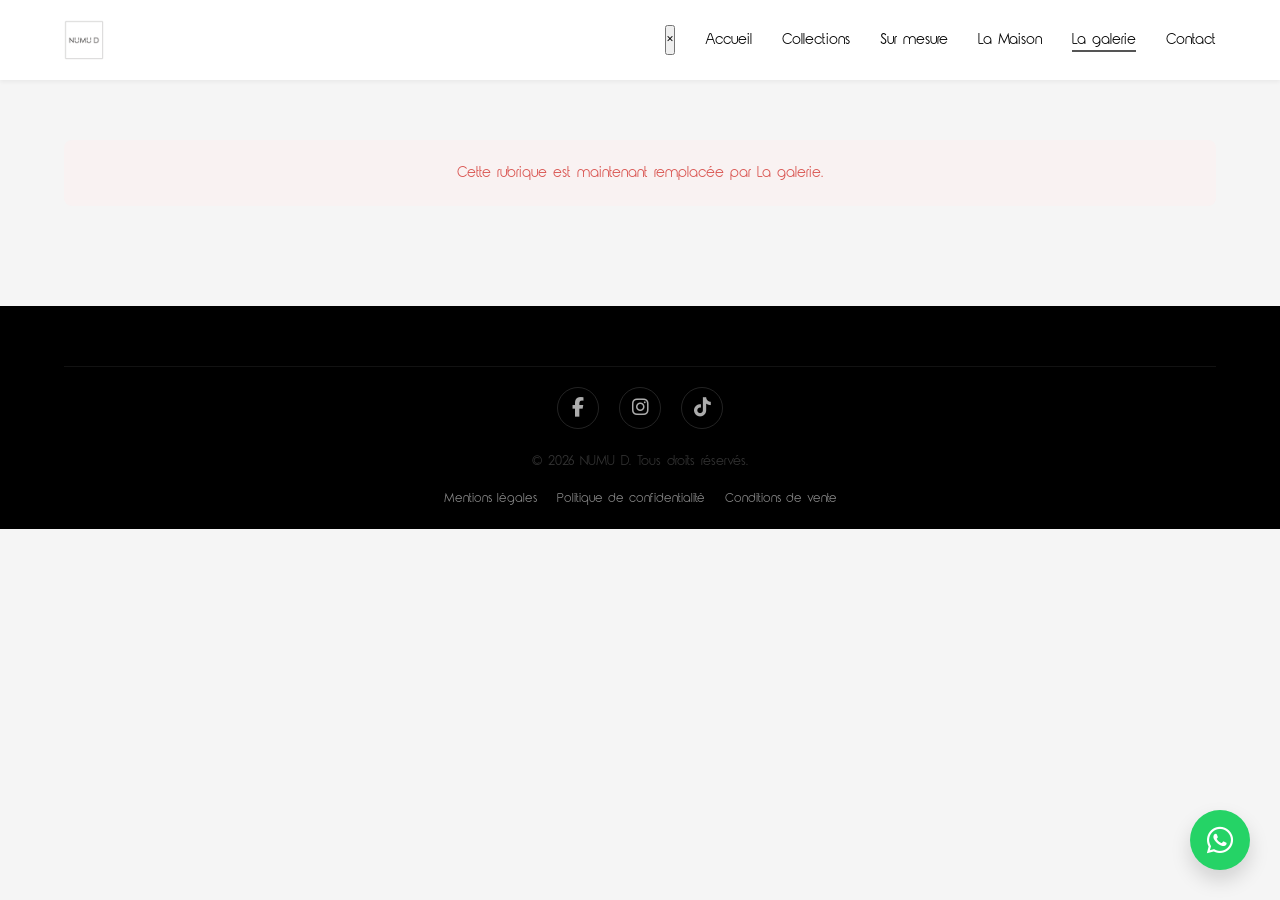
<file: article.html>
<!DOCTYPE html>
<html lang="fr">
<head>
    <meta charset="UTF-8">
    <meta name="viewport" content="width=device-width, initial-scale=1.0">
    <title>Article - NUMU D</title>
    
    <link rel="preconnect" href="https://fonts.googleapis.com">
    <link rel="preconnect" href="https://fonts.gstatic.com" crossorigin>
    <link href="https://fonts.googleapis.com/css2?family=Playfair+Display:wght@400;600;700&family=Poppins:wght@300;400;500;600&display=swap" rel="stylesheet">
    <link rel="stylesheet" href="https://cdnjs.cloudflare.com/ajax/libs/font-awesome/6.4.0/css/all.min.css">
    
    <link rel="stylesheet" href="css/style.css">
    <link rel="stylesheet" href="css/responsive.css">
    
    <style>
        .article-section {
            padding: 120px 0 80px;
        }
        
        .article-container {
            max-width: 800px;
            margin: 0 auto;
            background: var(--white);
            padding: 40px;
            border-radius: var(--border-radius);
            box-shadow: var(--shadow-sm);
        }
        
        .article-header {
            text-align: center;
            margin-bottom: 30px;
        }
        
        .article-title {
            font-size: 2.5rem;
            margin-bottom: 15px;
            line-height: 1.2;
        }
        
        .article-meta {
            color: #888;
            font-size: 0.95rem;
            display: flex;
            justify-content: center;
            gap: 20px;
        }
        
        .article-meta i {
            color: var(--secondary);
            margin-right: 5px;
        }
        
        .article-hero-img {
            width: 100%;
            height: auto;
            max-height: 500px;
            object-fit: cover;
            border-radius: var(--border-radius);
            margin-bottom: 40px;
        }
        
        .article-content {
            font-size: 1.1rem;
            line-height: 1.8;
            color: #333;
        }

        .article-content p {
            margin-bottom: 20px;
        }

        .article-content h2, .article-content h3 {
            margin-top: 30px;
            margin-bottom: 15px;
        }

        .share-section {
            margin-top: 50px;
            padding-top: 20px;
            border-top: 1px solid #eee;
            display: flex;
            align-items: center;
            gap: 15px;
        }

        .share-btn {
            width: 40px;
            height: 40px;
            border-radius: 50%;
            display: flex;
            justify-content: center;
            align-items: center;
            background: #f4f4f4;
            color: #333;
            transition: var(--transition);
        }

        .share-btn:hover {
            background: var(--secondary);
            color: var(--white);
        }
        
        @media (max-width: 768px) {
            .article-container { padding: 20px; }
            .article-title { font-size: 2rem; }
        }
    </style>
</head>
<body>

    <nav class="navbar">
        <div class="container">
            <a href="index.html" class="nav-brand"><img src="assets/images/logo-noir.png" alt="NUMU D" style="height: 40px; width: auto;"></a>
            <ul class="nav-menu">
                <li><a href="index.html" class="nav-link">Accueil</a></li>
                <li><a href="collections.html" class="nav-link">Collections</a></li>
                <li><a href="sur-mesure.html" class="nav-link">Sur mesure</a></li>
                <li><a href="apropos.html" class="nav-link">La Maison</a></li>
                <li><a href="blog.html" class="nav-link active">La galerie</a></li>
                <li><a href="contact.html" class="nav-link">Contact</a></li>
            </ul>
            <button class="hamburger" aria-label="Ouvrir le menu">
                <i class="fas fa-bars"></i>
            </button>
        </div>
    </nav>

    <section class="article-section">
        <div class="container">
            <div id="article-wrapper">
                <div class="spinner-container">
                    <div class="spinner"></div>
                </div>
            </div>
        </div>
    </section>

    <!-- Footer -->
    <footer class="footer">
        <div class="container">
            <div class="footer-bottom">
                <div class="footer-social">
                    <a href="https://www.facebook.com/numu_d" target="_blank" rel="noopener" aria-label="Facebook"><i class="fab fa-facebook-f"></i></a>
                    <a href="https://www.instagram.com/numu_d" target="_blank" rel="noopener" aria-label="Instagram"><i class="fab fa-instagram"></i></a>
                    <a href="https://www.tiktok.com/@numu_d" target="_blank" rel="noopener" aria-label="TikTok"><i class="fab fa-tiktok"></i></a>
                </div>
                <p>&copy; 2026 NUMU D. Tous droits réservés.</p>
                <div class="footer-legal">
                    <a href="mentions-legales.html">Mentions légales</a>
                    <a href="politique-confidentialite.html">Politique de confidentialité</a>
                    <a href="conditions-vente.html">Conditions de vente</a>
                </div>
            </div>
        </div>
    </footer>

    <script src="js/config.js"></script>
    <script src="js/main.js"></script>
    <script src="js/article.js"></script>
</body>
</html>
</file>
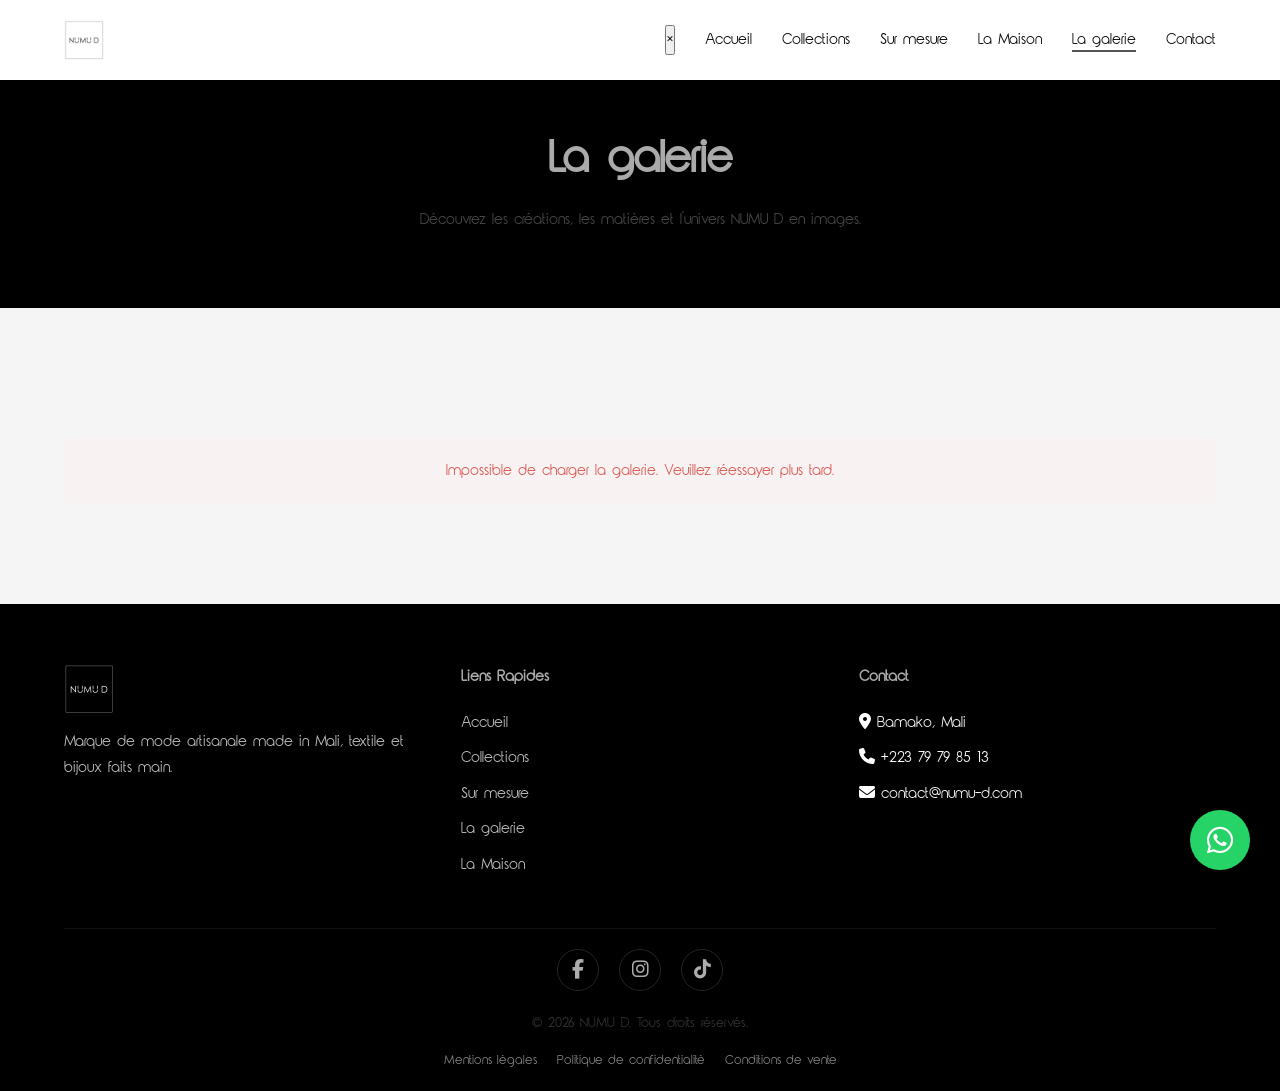
<file: blog.html>
﻿<!DOCTYPE html>
<html lang="fr">
<head>
    <meta charset="UTF-8">
    <meta name="viewport" content="width=device-width, initial-scale=1.0">
    <title>La galerie - NUMU D</title>
    <meta name="description" content="Galerie d'images NUMU D : créations, matières, atelier et univers artisanal.">
    
    <link rel="preconnect" href="https://fonts.googleapis.com">
    <link rel="preconnect" href="https://fonts.gstatic.com" crossorigin>
    <link href="https://fonts.googleapis.com/css2?family=Playfair+Display:wght@400;600;700&family=Poppins:wght@300;400;500;600&display=swap" rel="stylesheet">
    <link rel="stylesheet" href="https://cdnjs.cloudflare.com/ajax/libs/font-awesome/6.4.0/css/all.min.css">
    
    <link rel="stylesheet" href="css/style.css">
    <link rel="stylesheet" href="css/responsive.css">
    
    <style>
        .page-header {
            padding: 120px 0 60px;
            background-color: var(--primary);
            color: var(--white);
            text-align: center;
        }
        
        .page-header h1 {
            color: var(--accent);
            font-size: 3rem;
            margin-bottom: 10px;
        }

        .blog-grid {
            display: grid;
            grid-template-columns: repeat(auto-fill, minmax(min(100%, 350px), 1fr));
            gap: 40px;
        }

        .blog-card {
            background: var(--white);
            border-radius: var(--border-radius);
            overflow: hidden;
            box-shadow: var(--shadow-sm);
            transition: var(--transition);
            display: flex;
            flex-direction: column;
        }

        .blog-card:hover {
            transform: translateY(-5px);
            box-shadow: var(--shadow-md);
        }

        .blog-img {
            height: 250px;
            width: 100%;
            object-fit: contain;
            background-color: #f6f2ed;
        }

        .blog-content {
            padding: 25px;
            flex-grow: 1;
            display: flex;
            flex-direction: column;
        }

        .blog-meta {
            font-size: 0.85rem;
            color: #888;
            margin-bottom: 10px;
            display: flex;
            gap: 15px;
        }

        .blog-meta i {
            color: var(--secondary);
            margin-right: 5px;
        }

        .blog-title {
            font-size: 1.4rem;
            margin-bottom: 15px;
            line-height: 1.3;
        }

        .blog-title a {
            color: var(--primary);
        }

        .blog-title a:hover {
            color: var(--secondary);
        }

        .blog-excerpt {
            color: #555;
            margin-bottom: 20px;
            flex-grow: 1;
        }

        .blog-read-more {
            font-weight: 600;
            color: var(--secondary);
            text-transform: uppercase;
            font-size: 0.9rem;
            letter-spacing: 1px;
            display: inline-block;
            margin-top: auto;
        }

        .blog-read-more:hover {
            color: var(--primary);
        }
        
        .blog-read-more i {
            margin-left: 5px;
            transition: var(--transition);
        }

        .blog-read-more:hover i {
            transform: translateX(5px);
        }

        .filters {
            display: flex;
            justify-content: center;
            flex-wrap: wrap;
            gap: 15px;
            margin-bottom: 30px;
        }

        .filter-btn {
            padding: 8px 20px;
            border: 1px solid var(--secondary);
            background: transparent;
            color: var(--primary);
            border-radius: 20px;
            cursor: pointer;
            transition: var(--transition);
            font-family: var(--font-primary);
        }

        .filter-btn.active, .filter-btn:hover {
            background: var(--secondary);
            color: var(--white);
        }
    </style>
</head>
<body>

    <nav class="navbar">
        <div class="container">
            <a href="index.html" class="nav-brand"><img src="assets/images/logo-noir.png" alt="NUMU D" style="height: 40px; width: auto;"></a>
            <ul class="nav-menu">
                <li><a href="index.html" class="nav-link">Accueil</a></li>
                <li><a href="collections.html" class="nav-link">Collections</a></li>
                <li><a href="sur-mesure.html" class="nav-link">Sur mesure</a></li>
                <li><a href="apropos.html" class="nav-link">La Maison</a></li>
                <li><a href="blog.html" class="nav-link active">La galerie</a></li>
                <li><a href="contact.html" class="nav-link">Contact</a></li>
            </ul>
            <button class="hamburger" aria-label="Ouvrir le menu">
                <i class="fas fa-bars"></i>
            </button>
        </div>
    </nav>

    <header class="page-header">
        <div class="container">
            <h1>La galerie</h1>
            <p>Découvrez les créations, les matières et l'univers NUMU D en images.</p>
        </div>
    </header>

    <section class="section">
        <div class="container">
            <div id="blog-filters" class="filters"></div>
            <div id="blog-grid" class="blog-grid">
                <div class="spinner-container" style="grid-column: 1 / -1;">
                    <div class="spinner"></div>
                </div>
            </div>
        </div>
    </section>

    <!-- Footer -->
    <footer class="footer">
        <div class="container">
            <div class="footer-grid">
                <div>
                    <h3 class="footer-brand"><img src="assets/images/logo-blanc.png" alt="NUMU D" style="height: 50px; width: auto; margin-bottom: 10px;"></h3>
                    <p class="footer-desc">Marque de mode artisanale made in Mali, textile et bijoux faits main.</p>
                </div>
                <div>
                    <h4>Liens Rapides</h4>
                    <ul class="footer-links">
                        <li><a href="index.html">Accueil</a></li>
                        <li><a href="collections.html">Collections</a></li>
                        <li><a href="sur-mesure.html">Sur mesure</a></li>
                        <li><a href="blog.html">La galerie</a></li>
                        <li><a href="apropos.html">La Maison</a></li>
                    </ul>
                </div>
                <div>
                    <h4>Contact</h4>
                    <ul class="footer-links">
                        <li><i class="fas fa-map-marker-alt"></i> Bamako, Mali</li>
                        <li><i class="fas fa-phone"></i> +223 79 79 85 13</li>
                        <li><i class="fas fa-envelope"></i> contact@numu-d.com</li>
                    </ul>
                </div>
            </div>
            <div class="footer-bottom">
                <div class="footer-social">
                    <a href="https://www.facebook.com/numu_d" target="_blank" rel="noopener" aria-label="Facebook"><i class="fab fa-facebook-f"></i></a>
                    <a href="https://www.instagram.com/numu_d" target="_blank" rel="noopener" aria-label="Instagram"><i class="fab fa-instagram"></i></a>
                    <a href="https://www.tiktok.com/@numu_d" target="_blank" rel="noopener" aria-label="TikTok"><i class="fab fa-tiktok"></i></a>
                </div>
                <p>&copy; 2026 NUMU D. Tous droits réservés.</p>
                <div class="footer-legal">
                    <a href="mentions-legales.html">Mentions légales</a>
                    <a href="politique-confidentialite.html">Politique de confidentialité</a>
                    <a href="conditions-vente.html">Conditions de vente</a>
                </div>
            </div>
        </div>
    </footer>

    <script src="js/config.js"></script>
    <script src="js/main.js"></script>
    <script src="js/blog.js"></script>
</body>
</html>
</file>
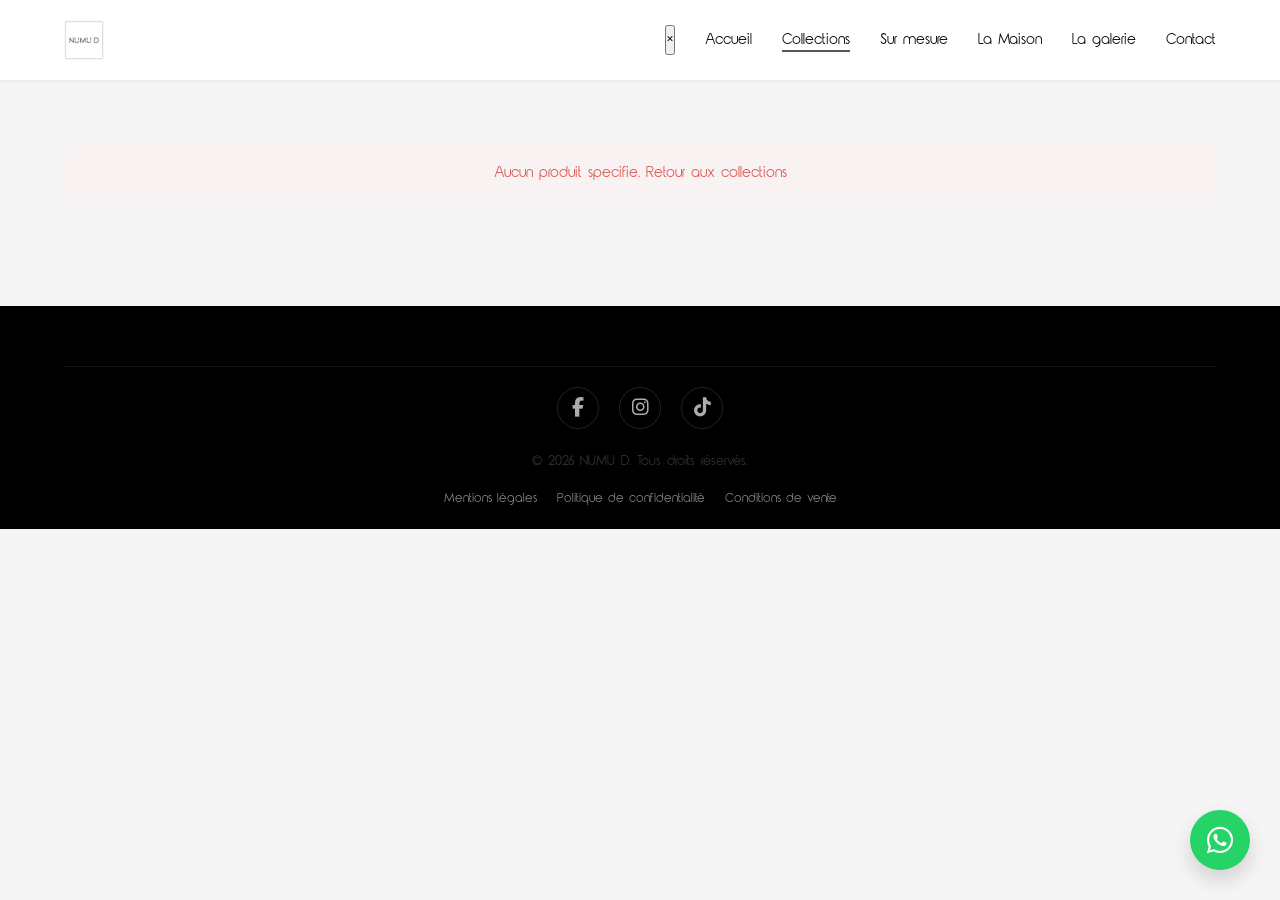
<file: collection-details.html>
<!DOCTYPE html>
<html lang="fr">
<head>
    <meta charset="UTF-8">
    <meta name="viewport" content="width=device-width, initial-scale=1.0">
    <title>Détails du Produit - NUMU D</title>
    
    <link rel="preconnect" href="https://fonts.googleapis.com">
    <link rel="preconnect" href="https://fonts.gstatic.com" crossorigin>
    <link href="https://fonts.googleapis.com/css2?family=Playfair+Display:wght@400;600;700&family=Poppins:wght@300;400;500;600&display=swap" rel="stylesheet">
    <link rel="stylesheet" href="https://cdnjs.cloudflare.com/ajax/libs/font-awesome/6.4.0/css/all.min.css">
    
    <link rel="stylesheet" href="css/style.css">
    <link rel="stylesheet" href="css/responsive.css">
    
    <style>
        .detail-section {
            padding: 120px 0 80px; /* Offset for navbar */
        }
        
        .detail-grid {
            display: grid;
            grid-template-columns: repeat(2, minmax(0, 1fr));
            gap: 50px;
        }
        
        .detail-image-container {
            border-radius: var(--border-radius);
            overflow: hidden;
            box-shadow: var(--shadow-lg);
            background-color: #f6f2ed;
        }
        
        .detail-image {
            width: 100%;
            height: min(78vh, 760px);
            object-fit: contain;
            object-position: center center;
            background-color: #f6f2ed;
            display: block;
        }

        .gallery-main-wrap {
            position: relative;
        }

        .gallery-nav-btn {
            position: absolute;
            top: 50%;
            transform: translateY(-50%);
            width: 40px;
            height: 40px;
            border: none;
            border-radius: 50%;
            background: rgba(255, 255, 255, 0.85);
            color: var(--primary);
            display: flex;
            align-items: center;
            justify-content: center;
            cursor: pointer;
            box-shadow: var(--shadow-sm);
            transition: var(--transition);
            z-index: 2;
        }

        .gallery-nav-btn:hover {
            background: var(--white);
        }

        .gallery-prev {
            left: 12px;
        }

        .gallery-next {
            right: 12px;
        }

        .gallery-counter {
            position: absolute;
            bottom: 12px;
            right: 12px;
            background: rgba(0, 0, 0, 0.6);
            color: var(--white);
            font-size: 0.8rem;
            padding: 4px 12px;
            border-radius: 20px;
            z-index: 2;
        }

        .gallery-thumbs {
            display: flex;
            gap: 10px;
            padding: 12px;
            overflow-x: auto;
            background: #f6f2ed;
        }

        .gallery-thumb {
            flex: 0 0 auto;
            width: 70px;
            height: 70px;
            padding: 0;
            border: 2px solid transparent;
            border-radius: 6px;
            overflow: hidden;
            cursor: pointer;
            background: none;
        }

        .gallery-thumb img {
            width: 100%;
            height: 100%;
            object-fit: cover;
        }

        .gallery-thumb.active {
            border-color: var(--secondary);
        }

        @media (max-width: 768px) {
            .gallery-nav-btn { width: 34px; height: 34px; font-size: 0.85rem; }
            .gallery-thumb { width: 56px; height: 56px; }
        }

        .detail-category {
            color: var(--secondary);
            text-transform: uppercase;
            letter-spacing: 2px;
            font-size: 0.9rem;
            margin-bottom: 10px;
        }
        
        .detail-title {
            font-size: 2.5rem;
            margin-bottom: 15px;
        }
        
        .detail-price {
            font-size: 1.5rem;
            color: var(--primary);
            font-weight: 600;
            margin-bottom: 25px;
            padding-bottom: 20px;
            border-bottom: 1px solid #ddd;
        }
        
        .detail-desc {
            font-size: 1.1rem;
            line-height: 1.8;
            margin-bottom: 30px;
            color: #555;
        }
        
        .detail-actions {
            display: flex;
            gap: 15px;
            flex-wrap: wrap;
        }
        
        .detail-actions .btn {
            flex: 1;
            min-width: 200px;
            display: flex;
            justify-content: center;
            align-items: center;
            gap: 10px;
            padding: 15px;
            font-size: 1.1rem;
        }

        .payment-methods {
            margin-top: 40px;
            padding-top: 20px;
            border-top: 1px solid #ddd;
        }

        .payment-icons {
            display: flex;
            gap: 15px;
            font-size: 2rem;
            color: #888;
            margin-top: 10px;
        }
        
        @media (max-width: 768px) {
            .detail-grid { grid-template-columns: 1fr; }
            .detail-title { font-size: 2rem; }
        }
    </style>
</head>
<body>

    <nav class="navbar">
        <div class="container">
            <a href="index.html" class="nav-brand"><img src="assets/images/logo-noir.png" alt="NUMU D" style="height: 40px; width: auto;"></a>
            <ul class="nav-menu">
                <li><a href="index.html" class="nav-link">Accueil</a></li>
                <li><a href="collections.html" class="nav-link active">Collections</a></li>
                <li><a href="sur-mesure.html" class="nav-link">Sur mesure</a></li>
                <li><a href="apropos.html" class="nav-link">La Maison</a></li>
                <li><a href="blog.html" class="nav-link">La galerie</a></li>
                <li><a href="contact.html" class="nav-link">Contact</a></li>
            </ul>
            <button class="hamburger" aria-label="Ouvrir le menu">
                <i class="fas fa-bars"></i>
            </button>
        </div>
    </nav>

    <section class="detail-section">
        <div class="container">
            <div id="detail-container">
                <div class="spinner-container">
                    <div class="spinner"></div>
                </div>
            </div>
        </div>
    </section>

    <!-- Footer -->
    <footer class="footer">
        <div class="container">
            <div class="footer-bottom">
                <div class="footer-social">
                    <a href="https://www.facebook.com/numu_d" target="_blank" rel="noopener" aria-label="Facebook"><i class="fab fa-facebook-f"></i></a>
                    <a href="https://www.instagram.com/numu_d" target="_blank" rel="noopener" aria-label="Instagram"><i class="fab fa-instagram"></i></a>
                    <a href="https://www.tiktok.com/@numu_d" target="_blank" rel="noopener" aria-label="TikTok"><i class="fab fa-tiktok"></i></a>
                </div>
                <p>&copy; 2026 NUMU D. Tous droits réservés.</p>
                <div class="footer-legal">
                    <a href="mentions-legales.html">Mentions légales</a>
                    <a href="politique-confidentialite.html">Politique de confidentialité</a>
                    <a href="conditions-vente.html">Conditions de vente</a>
                </div>
            </div>
        </div>
    </footer>

    <script src="js/config.js"></script>
    <script src="js/main.js"></script>
    <script src="js/collection-details.js"></script>
</body>
</html>
</file>
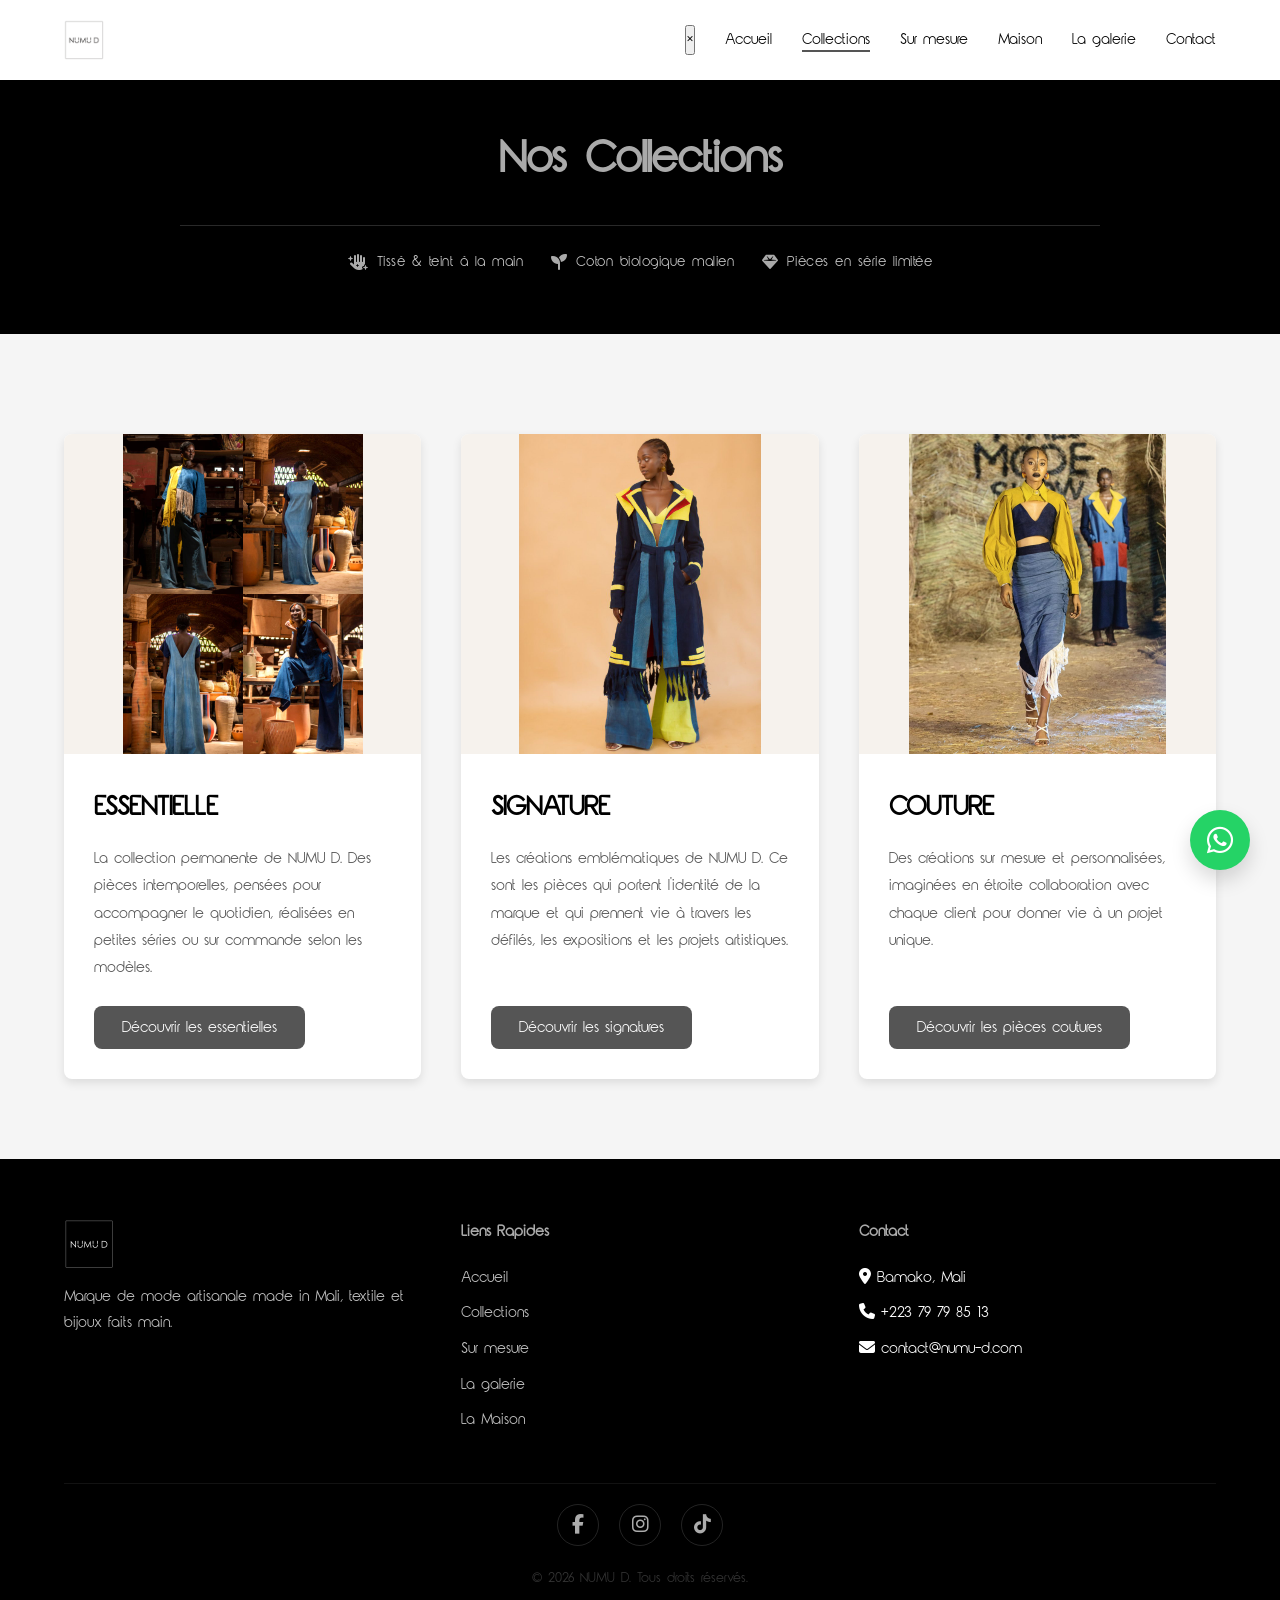
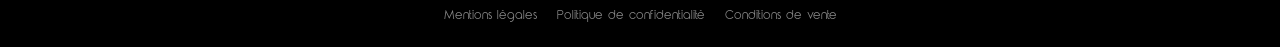
<file: collections.html>
﻿<!DOCTYPE html>
<html lang="fr">
<head>
    <meta charset="UTF-8">
    <meta name="viewport" content="width=device-width, initial-scale=1.0">
    <title>Collections - NUMU D</title>
    <meta name="description" content="Découvrez les trois univers de NUMU D : Signature, Les Essentielles et Pièces Uniques.">
    
    <link rel="preconnect" href="https://fonts.googleapis.com">
    <link rel="preconnect" href="https://fonts.gstatic.com" crossorigin>
    <link href="https://fonts.googleapis.com/css2?family=Playfair+Display:wght@400;600;700&family=Poppins:wght@300;400;500;600&display=swap" rel="stylesheet">
    <link rel="stylesheet" href="https://cdnjs.cloudflare.com/ajax/libs/font-awesome/6.4.0/css/all.min.css">
    
    <link rel="stylesheet" href="css/style.css">
    <link rel="stylesheet" href="css/responsive.css">
    
    <style>
        .page-header {
            padding: 120px 0 60px;
            background-color: var(--primary);
            color: var(--white);
            text-align: center;
        }
        
        .page-header h1 {
            color: var(--accent);
            font-size: 3rem;
            margin-bottom: 10px;
        }

        .page-header .collection-trust {
            max-width: 920px;
            margin: 28px auto 0;
            padding-top: 24px;
            border-top: 1px solid rgba(255,255,255,0.16);
            gap: 28px;
        }

        .page-header .collection-trust span {
            background: transparent;
            border: none;
            border-radius: 0;
            box-shadow: none;
            color: rgba(255,255,255,0.78);
            font-size: 0.95rem;
            letter-spacing: 0.5px;
            text-transform: none;
            padding: 0;
        }

        .page-header .collection-trust i {
            color: var(--accent);
            font-size: 1rem;
        }

        @media (max-width: 768px) {
            .page-header .collection-trust {
                gap: 16px;
            }
        }

        .univers-grid {
            display: grid;
            grid-template-columns: repeat(auto-fit, minmax(min(100%, 320px), 1fr));
            gap: 40px;
            margin-top: 20px;
        }

        .univers-card {
            background: var(--white);
            border-radius: var(--border-radius);
            overflow: hidden;
            box-shadow: var(--shadow-md);
            transition: var(--transition);
            display: flex;
            flex-direction: column;
        }

        .univers-card:hover {
            transform: translateY(-8px);
            box-shadow: var(--shadow-lg);
        }

        .univers-img {
            height: 320px;
            width: 100%;
            object-fit: contain;
            object-position: center center;
            background-color: #f6f2ed;
        }

        .univers-content {
            padding: 30px;
            flex-grow: 1;
            display: flex;
            flex-direction: column;
        }

        .univers-content h2 {
            font-size: 1.8rem;
            margin-bottom: 15px;
        }

        .univers-content p {
            color: #555;
            line-height: 1.7;
            margin-bottom: 25px;
            flex-grow: 1;
        }

        .univers-content .btn {
            align-self: flex-start;
        }
    </style>
</head>
<body>

    <nav class="navbar">
        <div class="container">
            <a href="index.html" class="nav-brand"><img src="assets/images/logo-noir.png" alt="NUMU D" style="height: 40px; width: auto;"></a>
            <ul class="nav-menu">
                <li><a href="index.html" class="nav-link">Accueil</a></li>
                <li><a href="collections.html" class="nav-link active">Collections</a></li>
                <li><a href="sur-mesure.html" class="nav-link">Sur mesure</a></li>
                <li><a href="apropos.html" class="nav-link">Maison</a></li>
                <li><a href="blog.html" class="nav-link">La galerie</a></li>
                <li><a href="contact.html" class="nav-link">Contact</a></li>
            </ul>
            <button class="hamburger" aria-label="Ouvrir le menu">
                <i class="fas fa-bars"></i>
            </button>
        </div>
    </nav>

    <header class="page-header">
        <div class="container">
            <h1>Nos Collections</h1>
            <div class="collection-trust" aria-label="Engagements NUMU D">
                <span><i class="fas fa-hand-sparkles"></i> Tissé &amp; teint à la main</span>
                <span><i class="fas fa-seedling"></i> Coton biologique malien</span>
                <span><i class="fas fa-gem"></i> Pièces en série limitée</span>
            </div>
        </div>
    </header>

    <section class="section">
        <div class="container">
            <div class="univers-grid">
                <article class="univers-card">
                    <img src="assets/images/2e77fdd3-90ea-4b81-86a7-a4c5b9d50ac5.jpg" alt="Collection Signature" class="univers-img" loading="lazy">
                    <div class="univers-content">
                        <h2>ESSENTIELLE</h2>
                        <p>La collection permanente de NUMU D. Des pièces intemporelles, pensées pour accompagner le quotidien, réalisées en petites séries ou sur commande selon les modèles.</p>
                        <a href="essentielles.html" class="btn btn-primary">Découvrir les essentielles</a>
                    </div>
                </article>

                <article class="univers-card">
                    <img src="assets/images/510a9ef1-a89b-403e-92e0-543b428209d2.jpg" alt="Les Essentielles" class="univers-img" loading="lazy">
                    <div class="univers-content">
                        <h2>SIGNATURE</h2>
                        <p>Les créations emblématiques de NUMU D. Ce sont les pièces qui portent l'identité de la marque et qui prennent vie à travers les défilés, les expositions et les projets artistiques.</p>
                        <a href="signature.html" class="btn btn-primary">Découvrir les signatures</a>
                    </div>
                </article>

                <article class="univers-card">
                    <img src="assets/images/5e78ed64-37f4-469a-b7fc-24a894df417a.jpg" alt="Pièces Uniques" class="univers-img" loading="lazy">
                    <div class="univers-content">
                        <h2>COUTURE</h2>
                        <p>Des créations sur mesure et personnalisées, imaginées en étroite collaboration avec chaque client pour donner vie à un projet unique.</p>
                        <a href="pieces-uniques.html" class="btn btn-primary">Découvrir les pièces coutures</a>
                    </div>
                </article>
            </div>
        </div>
    </section>

    <footer class="footer">
        <div class="container">
            <div class="footer-grid">
                <div>
                    <h3 class="footer-brand"><img src="assets/images/logo-blanc.png" alt="NUMU D" style="height: 50px; width: auto; margin-bottom: 10px;"></h3>
                    <p class="footer-desc">Marque de mode artisanale made in Mali, textile et bijoux faits main.</p>
                </div>
                <div>
                    <h4>Liens Rapides</h4>
                    <ul class="footer-links">
                        <li><a href="index.html">Accueil</a></li>
                        <li><a href="collections.html">Collections</a></li>
                        <li><a href="sur-mesure.html">Sur mesure</a></li>
                        <li><a href="blog.html">La galerie</a></li>
                        <li><a href="apropos.html">La Maison</a></li>
                    </ul>
                </div>
                <div>
                    <h4>Contact</h4>
                    <ul class="footer-links">
                        <li><i class="fas fa-map-marker-alt"></i> Bamako, Mali</li>
                        <li><i class="fas fa-phone"></i> +223 79 79 85 13</li>
                        <li><i class="fas fa-envelope"></i> contact@numu-d.com</li>
                    </ul>
                </div>
            </div>
            <div class="footer-bottom">
                <div class="footer-social">
                    <a href="https://www.facebook.com/numu_d" target="_blank" rel="noopener" aria-label="Facebook"><i class="fab fa-facebook-f"></i></a>
                    <a href="https://www.instagram.com/numu_d" target="_blank" rel="noopener" aria-label="Instagram"><i class="fab fa-instagram"></i></a>
                    <a href="https://www.tiktok.com/@numu_d" target="_blank" rel="noopener" aria-label="TikTok"><i class="fab fa-tiktok"></i></a>
                </div>
                <p>&copy; 2026 NUMU D. Tous droits réservés.</p>
                <div class="footer-legal">
                    <a href="mentions-legales.html">Mentions légales</a>
                    <a href="politique-confidentialite.html">Politique de confidentialité</a>
                    <a href="conditions-vente.html">Conditions de vente</a>
                </div>
            </div>
        </div>
    </footer>

    <script src="js/config.js"></script>
    <script src="js/main.js"></script>
</body>
</html>
</file>
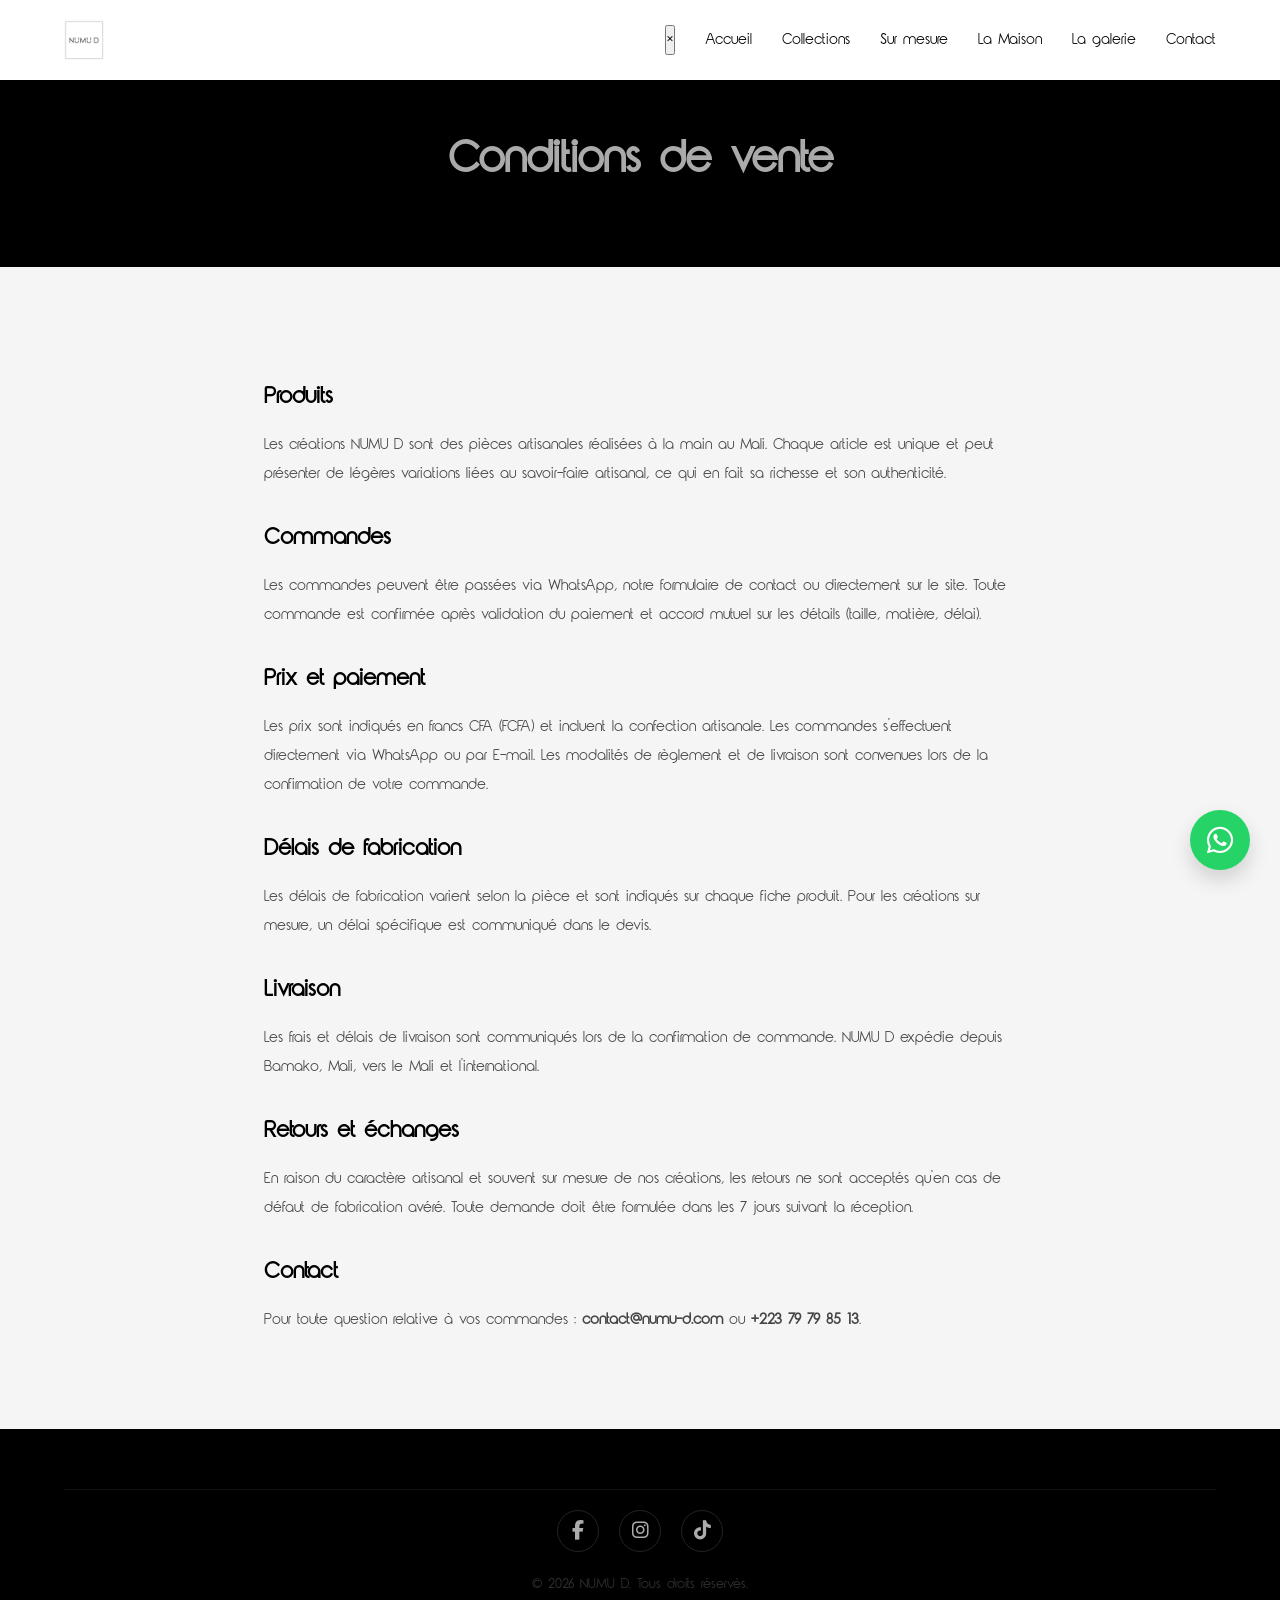
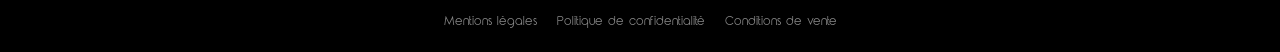
<file: conditions-vente.html>
<!DOCTYPE html>
<html lang="fr">
<head>
    <meta charset="UTF-8">
    <meta name="viewport" content="width=device-width, initial-scale=1.0">
    <title>Conditions de vente - NUMU D</title>
    <link rel="preconnect" href="https://fonts.googleapis.com">
    <link rel="preconnect" href="https://fonts.gstatic.com" crossorigin>
    <link href="https://fonts.googleapis.com/css2?family=Playfair+Display:wght@400;600;700&family=Poppins:wght@300;400;500;600&display=swap" rel="stylesheet">
    <link rel="stylesheet" href="https://cdnjs.cloudflare.com/ajax/libs/font-awesome/6.4.0/css/all.min.css">
    <link rel="stylesheet" href="css/style.css">
    <link rel="stylesheet" href="css/responsive.css">
    <style>
        .page-header { padding: 120px 0 60px; background-color: var(--primary); color: var(--white); text-align: center; }
        .page-header h1 { color: var(--accent); font-size: 3rem; margin-bottom: 10px; }
        .legal-content { max-width: 800px; margin: 0 auto; }
        .legal-content h2 { font-size: 1.5rem; margin: 30px 0 15px; }
        .legal-content p, .legal-content li { line-height: 1.8; color: #444; margin-bottom: 15px; }
        .legal-content ul { padding-left: 20px; }
    </style>
</head>
<body>
    <nav class="navbar">
        <div class="container">
            <a href="index.html" class="nav-brand"><img src="assets/images/logo-noir.png" alt="NUMU D" style="height: 40px; width: auto;"></a>
            <ul class="nav-menu">
                <li><a href="index.html" class="nav-link">Accueil</a></li>
                <li><a href="collections.html" class="nav-link">Collections</a></li>
                <li><a href="sur-mesure.html" class="nav-link">Sur mesure</a></li>
                <li><a href="apropos.html" class="nav-link">La Maison</a></li>
                <li><a href="blog.html" class="nav-link">La galerie</a></li>
                <li><a href="contact.html" class="nav-link">Contact</a></li>
            </ul>
            <button class="hamburger" aria-label="Ouvrir le menu"><i class="fas fa-bars"></i></button>
        </div>
    </nav>

    <header class="page-header">
        <div class="container"><h1>Conditions de vente</h1></div>
    </header>

    <section class="section">
        <div class="container legal-content">
            <h2>Produits</h2>
            <p>Les créations NUMU D sont des pièces artisanales réalisées à la main au Mali. Chaque article est unique et peut présenter de légères variations liées au savoir-faire artisanal, ce qui en fait sa richesse et son authenticité.</p>

            <h2>Commandes</h2>
            <p>Les commandes peuvent être passées via WhatsApp, notre formulaire de contact ou directement sur le site. Toute commande est confirmée après validation du paiement et accord mutuel sur les détails (taille, matière, délai).</p>

            <h2>Prix et paiement</h2>
            <p>Les prix sont indiqués en francs CFA (FCFA) et incluent la confection artisanale. Les commandes s'effectuent directement via WhatsApp ou par E-mail. Les modalités de règlement et de livraison sont convenues lors de la confirmation de votre commande.</p>

            <h2>Délais de fabrication</h2>
            <p>Les délais de fabrication varient selon la pièce et sont indiqués sur chaque fiche produit. Pour les créations sur mesure, un délai spécifique est communiqué dans le devis.</p>

            <h2>Livraison</h2>
            <p>Les frais et délais de livraison sont communiqués lors de la confirmation de commande. NUMU D expédie depuis Bamako, Mali, vers le Mali et l'international.</p>

            <h2>Retours et échanges</h2>
            <p>En raison du caractère artisanal et souvent sur mesure de nos créations, les retours ne sont acceptés qu'en cas de défaut de fabrication avéré. Toute demande doit être formulée dans les 7 jours suivant la réception.</p>

            <h2>Contact</h2>
            <p>Pour toute question relative à vos commandes : <strong>contact@numu-d.com</strong> ou <strong>+223 79 79 85 13</strong>.</p>
        </div>
    </section>

    <footer class="footer">
        <div class="container">
            <div class="footer-bottom">
                <div class="footer-social">
                    <a href="https://www.facebook.com/numu_d" target="_blank" rel="noopener" aria-label="Facebook"><i class="fab fa-facebook-f"></i></a>
                    <a href="https://www.instagram.com/numu_d" target="_blank" rel="noopener" aria-label="Instagram"><i class="fab fa-instagram"></i></a>
                    <a href="https://www.tiktok.com/@numu_d" target="_blank" rel="noopener" aria-label="TikTok"><i class="fab fa-tiktok"></i></a>
                </div>
                <p>&copy; 2026 NUMU D. Tous droits réservés.</p>
                <div class="footer-legal">
                    <a href="mentions-legales.html">Mentions légales</a>
                    <a href="politique-confidentialite.html">Politique de confidentialité</a>
                    <a href="conditions-vente.html">Conditions de vente</a>
                </div>
            </div>
        </div>
    </footer>
    <script src="js/main.js"></script>
</body>
</html>
</file>
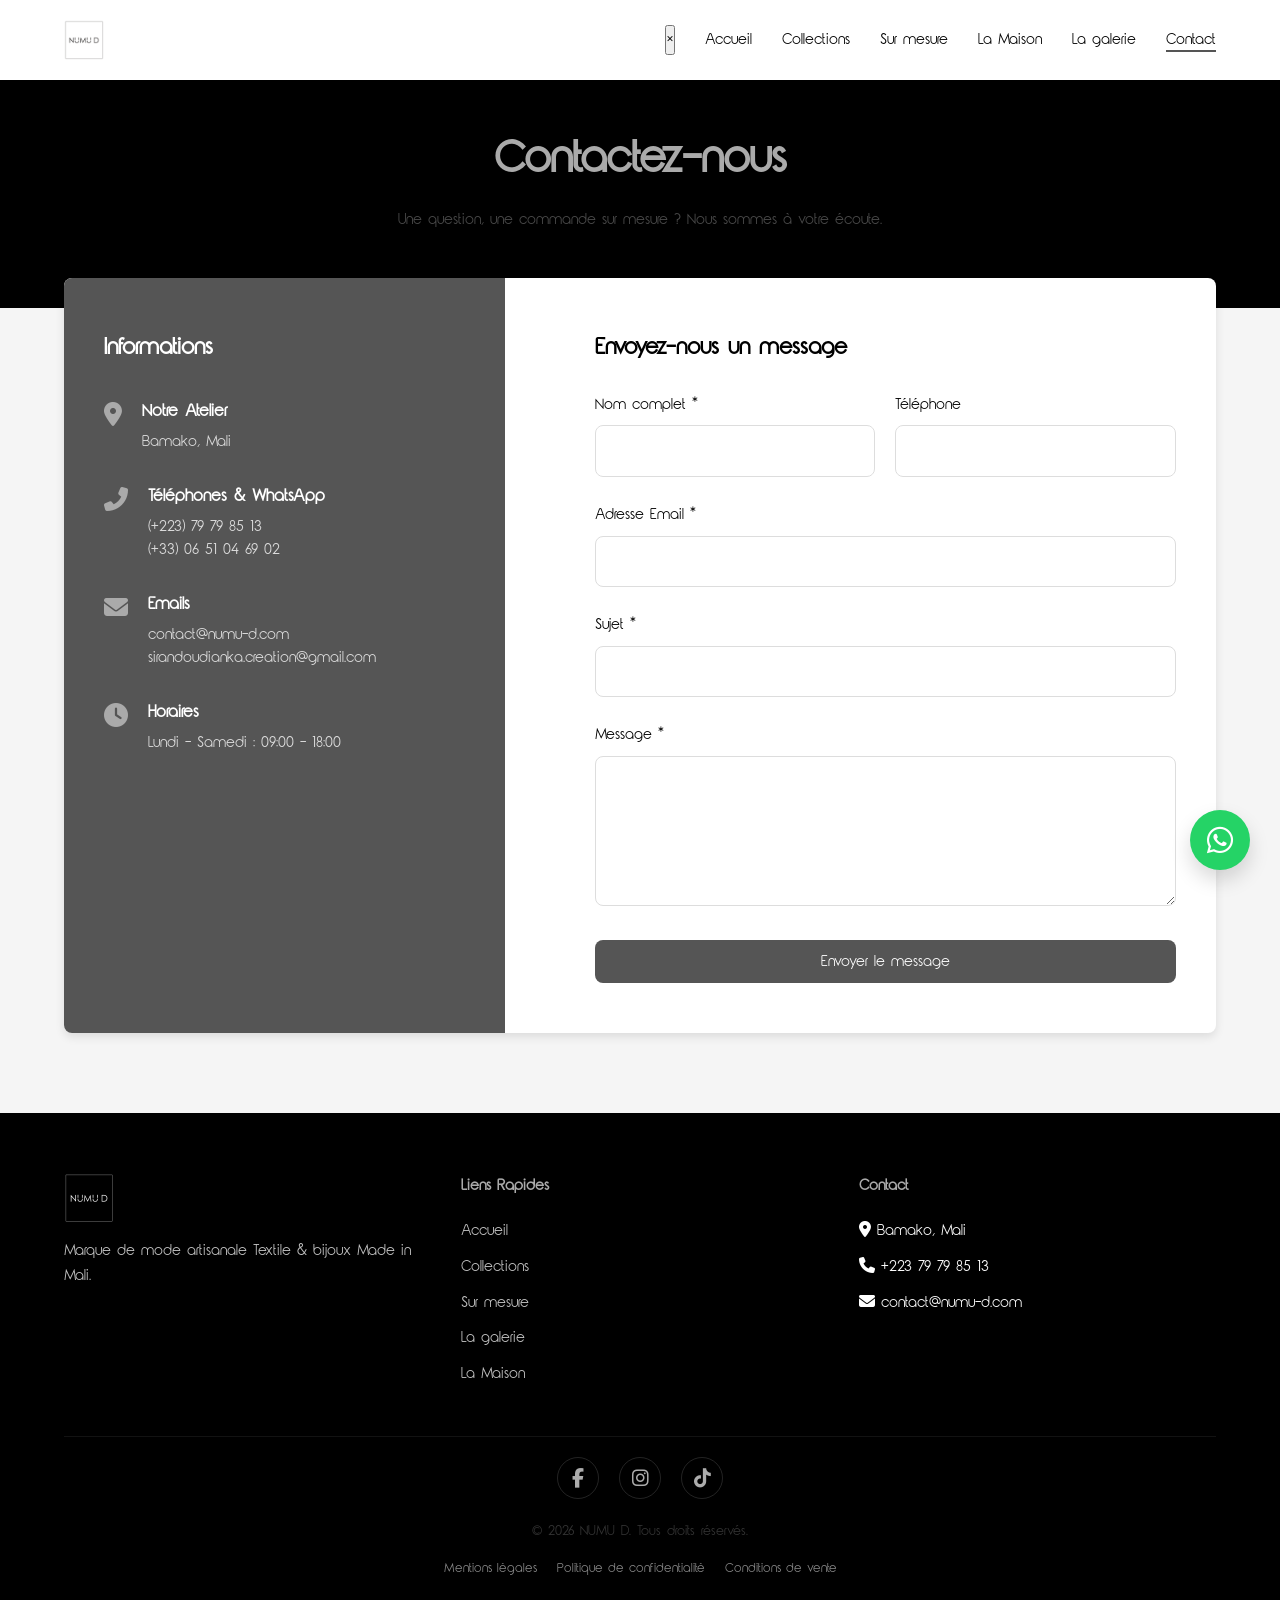
<file: contact.html>
<!DOCTYPE html>
<html lang="fr">
<head>
    <meta charset="UTF-8">
    <meta name="viewport" content="width=device-width, initial-scale=1.0">
    <title>Contact - NUMU D</title>
    <meta name="description" content="Contactez NUMU D pour toute question, commande ou collaboration.">
    
    <link rel="preconnect" href="https://fonts.googleapis.com">
    <link rel="preconnect" href="https://fonts.gstatic.com" crossorigin>
    <link href="https://fonts.googleapis.com/css2?family=Playfair+Display:wght@400;600;700&family=Poppins:wght@300;400;500;600&display=swap" rel="stylesheet">
    <link rel="stylesheet" href="https://cdnjs.cloudflare.com/ajax/libs/font-awesome/6.4.0/css/all.min.css">
    
    <link rel="stylesheet" href="css/style.css">
    <link rel="stylesheet" href="css/responsive.css">
    
    <style>
        .page-header {
            padding: 120px 0 60px;
            background-color: var(--primary);
            color: var(--white);
            text-align: center;
        }
        
        .page-header h1 {
            color: var(--accent);
            font-size: 3rem;
            margin-bottom: 10px;
        }

        .contact-container {
            display: grid;
            grid-template-columns: 1fr 1.5fr;
            gap: 50px;
            background: var(--white);
            border-radius: var(--border-radius);
            box-shadow: var(--shadow-md);
            overflow: hidden;
            margin-top: -30px;
            position: relative;
            z-index: 10;
        }

        .contact-info {
            background: var(--secondary);
            color: var(--white);
            padding: 50px 40px;
        }

        .contact-info h2 {
            color: var(--white);
            margin-bottom: 30px;
        }

        .info-item {
            display: flex;
            align-items: flex-start;
            margin-bottom: 30px;
        }

        .info-item i {
            font-size: 1.5rem;
            color: var(--accent);
            margin-right: 20px;
            margin-top: 5px;
        }

        .info-item h4 {
            color: var(--white);
            margin-bottom: 5px;
            font-size: 1.1rem;
        }

        .info-item p {
            color: rgba(255,255,255,0.8);
            margin-bottom: 0;
            line-height: 1.4;
        }

        .contact-form-container {
            padding: 50px 40px;
        }

        .form-group {
            margin-bottom: 25px;
        }

        .form-group label {
            display: block;
            margin-bottom: 8px;
            font-weight: 500;
            color: var(--primary);
        }

        .form-control {
            width: 100%;
            padding: 12px 15px;
            border: 1px solid #ddd;
            border-radius: var(--border-radius);
            font-family: var(--font-primary);
            font-size: 1rem;
            transition: var(--transition);
        }

        .form-control:focus {
            outline: none;
            border-color: var(--secondary);
            box-shadow: 0 0 0 2px rgba(139, 94, 60, 0.2);
        }

        textarea.form-control {
            resize: vertical;
            min-height: 150px;
        }

        .form-row {
            display: grid;
            grid-template-columns: 1fr 1fr;
            gap: 20px;
        }

        #contact-message {
            margin-top: 15px;
            font-weight: 500;
            padding: 10px;
            border-radius: var(--border-radius);
            display: none;
        }

        #contact-message.success {
            display: block;
            background-color: #d4edda;
            color: #155724;
            border: 1px solid #c3e6cb;
        }

        #contact-message.error {
            display: block;
            background-color: #f8d7da;
            color: #721c24;
            border: 1px solid #f5c6cb;
        }

        @media (max-width: 768px) {
            .contact-container { grid-template-columns: 1fr; }
            .form-row { grid-template-columns: 1fr; }
            .contact-info { padding: 40px 20px; }
            .contact-form-container { padding: 40px 20px; }
        }
    </style>
</head>
<body>

    <nav class="navbar">
        <div class="container">
            <a href="index.html" class="nav-brand"><img src="assets/images/logo-noir.png" alt="NUMU D" style="height: 40px; width: auto;"></a>
            <ul class="nav-menu">
                <li><a href="index.html" class="nav-link">Accueil</a></li>
                <li><a href="collections.html" class="nav-link">Collections</a></li>
                <li><a href="sur-mesure.html" class="nav-link">Sur mesure</a></li>
                <li><a href="apropos.html" class="nav-link">La Maison</a></li>
                <li><a href="blog.html" class="nav-link">La galerie</a></li>
                <li><a href="contact.html" class="nav-link active">Contact</a></li>
            </ul>
            <button class="hamburger" aria-label="Ouvrir le menu">
                <i class="fas fa-bars"></i>
            </button>
        </div>
    </nav>

    <header class="page-header">
        <div class="container">
            <h1>Contactez-nous</h1>
            <p>Une question, une commande sur mesure ? Nous sommes à votre écoute.</p>
        </div>
    </header>

    <section class="section" style="padding-top: 0;">
        <div class="container">
            <div class="contact-container">
                
                <div class="contact-info">
                    <h2>Informations</h2>
                    
                    <div class="info-item">
                        <i class="fas fa-map-marker-alt"></i>
                        <div>
                            <h4>Notre Atelier</h4>
                            <p>Bamako, Mali</p>
                        </div>
                    </div>
                    
                    <div class="info-item">
                        <i class="fas fa-phone-alt"></i>
                        <div>
                            <h4>Téléphones & WhatsApp</h4>
                            <p>(+223) 79 79 85 13<br>(+33) 06 51 04 69 02</p>
                        </div>
                    </div>
                    
                    <div class="info-item">
                        <i class="fas fa-envelope"></i>
                        <div>
                            <h4>Emails</h4>
                            <p>contact@numu-d.com<br>sirandoudianka.creation@gmail.com</p>
                        </div>
                    </div>
                    
                    <div class="info-item">
                        <i class="fas fa-clock"></i>
                        <div>
                            <h4>Horaires</h4>
                            <p>Lundi - Samedi : 09:00 - 18:00</p>
                        </div>
                    </div>
                </div>

                <div class="contact-form-container">
                    <h2 style="margin-bottom: 25px;">Envoyez-nous un message</h2>
                    <form id="contact-form">
                        <div class="form-row">
                            <div class="form-group">
                                <label for="nom">Nom complet *</label>
                                <input type="text" id="nom" class="form-control" required>
                            </div>
                            <div class="form-group">
                                <label for="telephone">Téléphone</label>
                                <input type="tel" id="telephone" class="form-control">
                            </div>
                        </div>
                        
                        <div class="form-group">
                            <label for="email">Adresse Email *</label>
                            <input type="email" id="email" class="form-control" required>
                        </div>
                        
                        <div class="form-group">
                            <label for="sujet">Sujet *</label>
                            <input type="text" id="sujet" class="form-control" required>
                        </div>
                        
                        <div class="form-group">
                            <label for="message">Message *</label>
                            <textarea id="message" class="form-control" required></textarea>
                        </div>
                        
                        <button type="submit" class="btn btn-primary" id="submit-btn" style="width: 100%;">Envoyer le message</button>
                        
                        <div id="contact-message"></div>
                    </form>
                </div>
            </div>
        </div>
    </section>

    <!-- Footer -->
    <footer class="footer">
        <div class="container">
            <div class="footer-grid">
                <div>
                    <h3 class="footer-brand"><img src="assets/images/logo-blanc.png" alt="NUMU D" style="height: 50px; width: auto; margin-bottom: 10px;"></h3>
                    <p class="footer-desc">Marque de mode artisanale 
Textile & bijoux 
Made in Mali.</p>
                </div>
                <div>
                    <h4>Liens Rapides</h4>
                    <ul class="footer-links">
                        <li><a href="index.html">Accueil</a></li>
                        <li><a href="collections.html">Collections</a></li>
                        <li><a href="sur-mesure.html">Sur mesure</a></li>
                        <li><a href="blog.html">La galerie</a></li>
                        <li><a href="apropos.html">La Maison</a></li>
                    </ul>
                </div>
                <div>
                    <h4>Contact</h4>
                    <ul class="footer-links">
                        <li><i class="fas fa-map-marker-alt"></i> Bamako, Mali</li>
                        <li><i class="fas fa-phone"></i> +223 79 79 85 13</li>
                        <li><i class="fas fa-envelope"></i> contact@numu-d.com</li>
                    </ul>
                </div>
            </div>
            <div class="footer-bottom">
                <div class="footer-social">
                    <a href="https://www.facebook.com/numu_d" target="_blank" rel="noopener" aria-label="Facebook"><i class="fab fa-facebook-f"></i></a>
                    <a href="https://www.instagram.com/numu_d" target="_blank" rel="noopener" aria-label="Instagram"><i class="fab fa-instagram"></i></a>
                    <a href="https://www.tiktok.com/@numu_d" target="_blank" rel="noopener" aria-label="TikTok"><i class="fab fa-tiktok"></i></a>
                </div>
                <p>&copy; 2026 NUMU D. Tous droits réservés.</p>
                <div class="footer-legal">
                    <a href="mentions-legales.html">Mentions légales</a>
                    <a href="politique-confidentialite.html">Politique de confidentialité</a>
                    <a href="conditions-vente.html">Conditions de vente</a>
                </div>
            </div>
        </div>
    </footer>

    <script src="js/config.js"></script>
    <script src="js/main.js"></script>
    <script src="js/contact.js"></script>
</body>
</html>
</file>
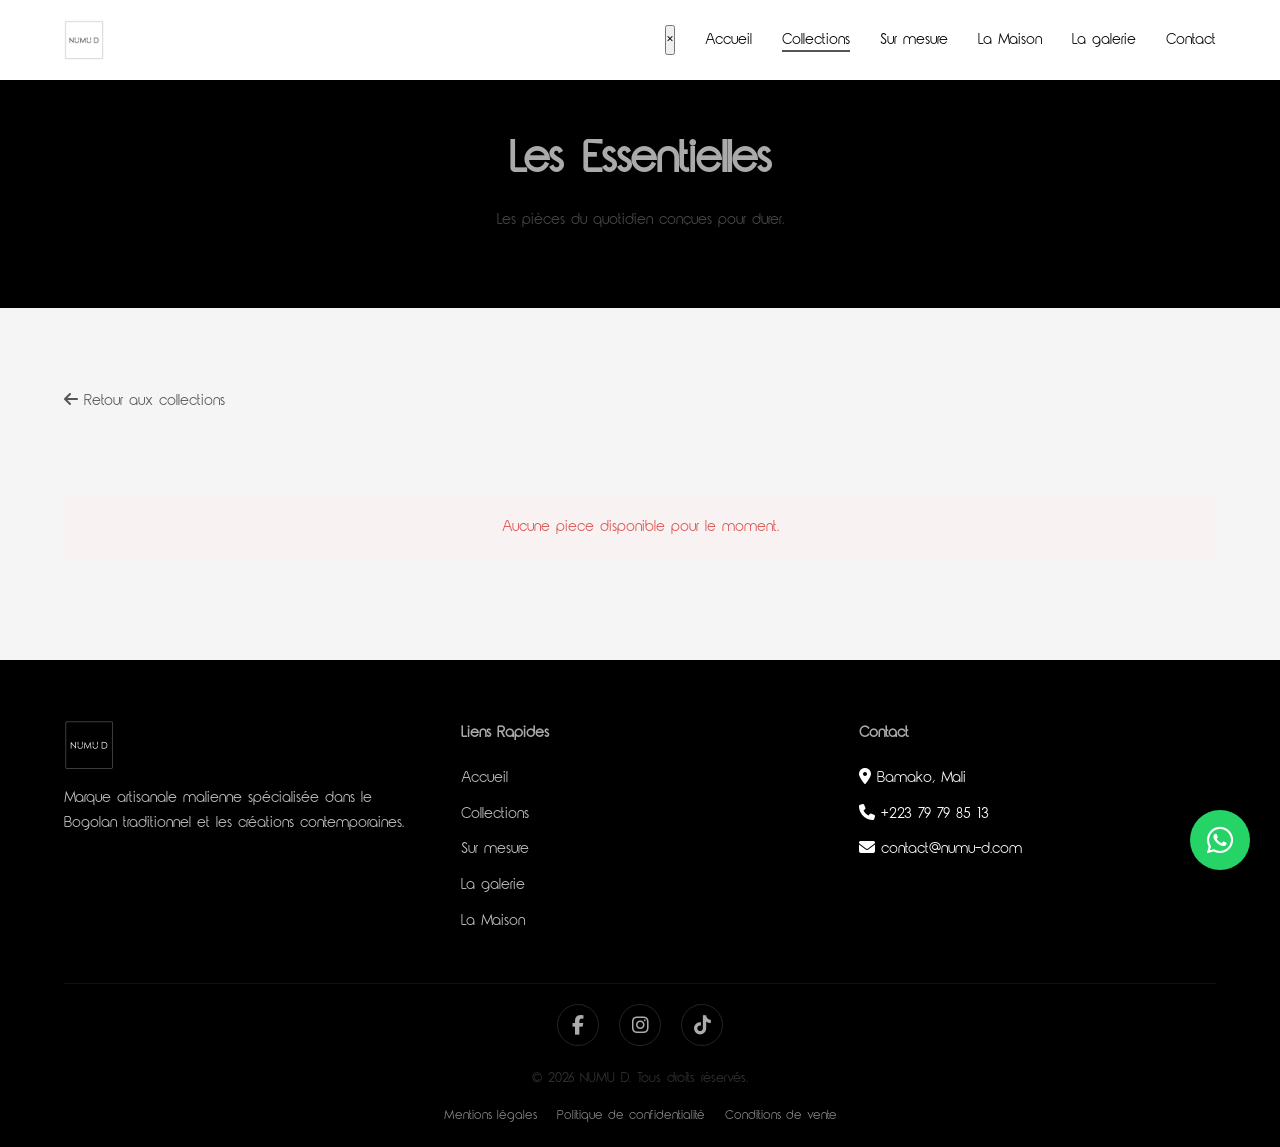
<file: essentielles.html>
<!DOCTYPE html>
<html lang="fr">
<head>
    <meta charset="UTF-8">
    <meta name="viewport" content="width=device-width, initial-scale=1.0">
    <title>Les Essentielles - NUMU D</title>
    <meta name="description" content="Découvrez Les Essentielles de NUMU D : des pièces du quotidien conçues pour durer.">
    
    <link rel="preconnect" href="https://fonts.googleapis.com">
    <link rel="preconnect" href="https://fonts.gstatic.com" crossorigin>
    <link href="https://fonts.googleapis.com/css2?family=Playfair+Display:wght@400;600;700&family=Poppins:wght@300;400;500;600&display=swap" rel="stylesheet">
    <link rel="stylesheet" href="https://cdnjs.cloudflare.com/ajax/libs/font-awesome/6.4.0/css/all.min.css">
    
    <link rel="stylesheet" href="css/style.css">
    <link rel="stylesheet" href="css/responsive.css">
    
    <style>
        .page-header { padding: 120px 0 60px; background-color: var(--primary); color: var(--white); text-align: center; }
        .page-header h1 { color: var(--accent); font-size: 3rem; margin-bottom: 10px; }
        .products-grid { display: grid; grid-template-columns: repeat(auto-fill, minmax(min(100%, 300px), 1fr)); gap: 30px; margin-top: 40px; }
        .product-card { background: var(--white); border-radius: var(--border-radius); overflow: hidden; box-shadow: var(--shadow-sm); transition: var(--transition); display: flex; flex-direction: column; }
        .product-card:hover { transform: translateY(-5px); box-shadow: var(--shadow-md); }
        .product-img { height: 380px; width: 100%; object-fit: contain; object-position: center center; background-color: #f6f2ed; }
        .product-info { padding: 20px; flex-grow: 1; display: flex; flex-direction: column; }
        .product-category { font-size: 0.8rem; color: var(--secondary); text-transform: uppercase; letter-spacing: 1px; margin-bottom: 5px; }
        .product-title { font-size: 1.2rem; margin-bottom: 10px; }
        .product-desc { font-size: 0.9rem; color: #666; margin-bottom: 15px; flex-grow: 1; }
        .product-price { font-weight: 600; color: var(--primary); font-size: 1.1rem; margin-bottom: 15px; }
        .product-actions { display: flex; gap: 10px; margin-top: auto; }
        .filters { display: flex; justify-content: center; flex-wrap: wrap; gap: 15px; margin-bottom: 30px; }
        .filter-btn { padding: 8px 20px; border: 1px solid var(--secondary); background: transparent; color: var(--primary); border-radius: 20px; cursor: pointer; transition: var(--transition); font-family: var(--font-primary); }
        .filter-btn.active, .filter-btn:hover { background: var(--secondary); color: var(--white); }
        .back-link { display: inline-block; margin-bottom: 20px; color: var(--secondary); }
        .back-link:hover { color: var(--primary); }
    </style>
</head>
<body data-univers="Essentielles">

    <nav class="navbar">
        <div class="container">
            <a href="index.html" class="nav-brand"><img src="assets/images/logo-noir.png" alt="NUMU D" style="height: 40px; width: auto;"></a>
            <ul class="nav-menu">
                <li><a href="index.html" class="nav-link">Accueil</a></li>
                <li><a href="collections.html" class="nav-link active">Collections</a></li>
                <li><a href="sur-mesure.html" class="nav-link">Sur mesure</a></li>
                <li><a href="apropos.html" class="nav-link">La Maison</a></li>
                <li><a href="blog.html" class="nav-link">La galerie</a></li>
                <li><a href="contact.html" class="nav-link">Contact</a></li>
            </ul>
            <button class="hamburger" aria-label="Ouvrir le menu"><i class="fas fa-bars"></i></button>
        </div>
    </nav>

    <header class="page-header">
        <div class="container">
            <h1>Les Essentielles</h1>
            <p>Les pièces du quotidien conçues pour durer.</p>
        </div>
    </header>

    <section class="section">
        <div class="container">
            <a href="collections.html" class="back-link"><i class="fas fa-arrow-left"></i> Retour aux collections</a>
            <div id="filters-container" class="filters"></div>
            <div id="collections-grid" class="products-grid">
                <div class="spinner-container" style="grid-column: 1 / -1;"><div class="spinner"></div></div>
            </div>
        </div>
    </section>

    <footer class="footer">
        <div class="container">
            <div class="footer-grid">
                <div>
                    <h3 class="footer-brand"><img src="assets/images/logo-blanc.png" alt="NUMU D" style="height: 50px; width: auto; margin-bottom: 10px;"></h3>
                    <p class="footer-desc">Marque artisanale malienne spécialisée dans le Bogolan traditionnel et les créations contemporaines.</p>
                </div>
                <div>
                    <h4>Liens Rapides</h4>
                    <ul class="footer-links">
                        <li><a href="index.html">Accueil</a></li>
                        <li><a href="collections.html">Collections</a></li>
                        <li><a href="sur-mesure.html">Sur mesure</a></li>
                        <li><a href="blog.html">La galerie</a></li>
                        <li><a href="apropos.html">La Maison</a></li>
                    </ul>
                </div>
                <div>
                    <h4>Contact</h4>
                    <ul class="footer-links">
                        <li><i class="fas fa-map-marker-alt"></i> Bamako, Mali</li>
                        <li><i class="fas fa-phone"></i> +223 79 79 85 13</li>
                        <li><i class="fas fa-envelope"></i> contact@numu-d.com</li>
                    </ul>
                </div>
            </div>
            <div class="footer-bottom">
                <div class="footer-social">
                    <a href="https://www.facebook.com/numu_d" target="_blank" rel="noopener" aria-label="Facebook"><i class="fab fa-facebook-f"></i></a>
                    <a href="https://www.instagram.com/numu_d" target="_blank" rel="noopener" aria-label="Instagram"><i class="fab fa-instagram"></i></a>
                    <a href="https://www.tiktok.com/@numu_d" target="_blank" rel="noopener" aria-label="TikTok"><i class="fab fa-tiktok"></i></a>
                </div>
                <p>&copy; 2026 NUMU D. Tous droits réservés.</p>
                <div class="footer-legal">
                    <a href="mentions-legales.html">Mentions légales</a>
                    <a href="politique-confidentialite.html">Politique de confidentialité</a>
                    <a href="conditions-vente.html">Conditions de vente</a>
                </div>
            </div>
        </div>
    </footer>

    <script src="js/config.js"></script>
    <script src="js/main.js"></script>
    <script src="js/univers-products.js"></script>
</body>
</html>
</file>
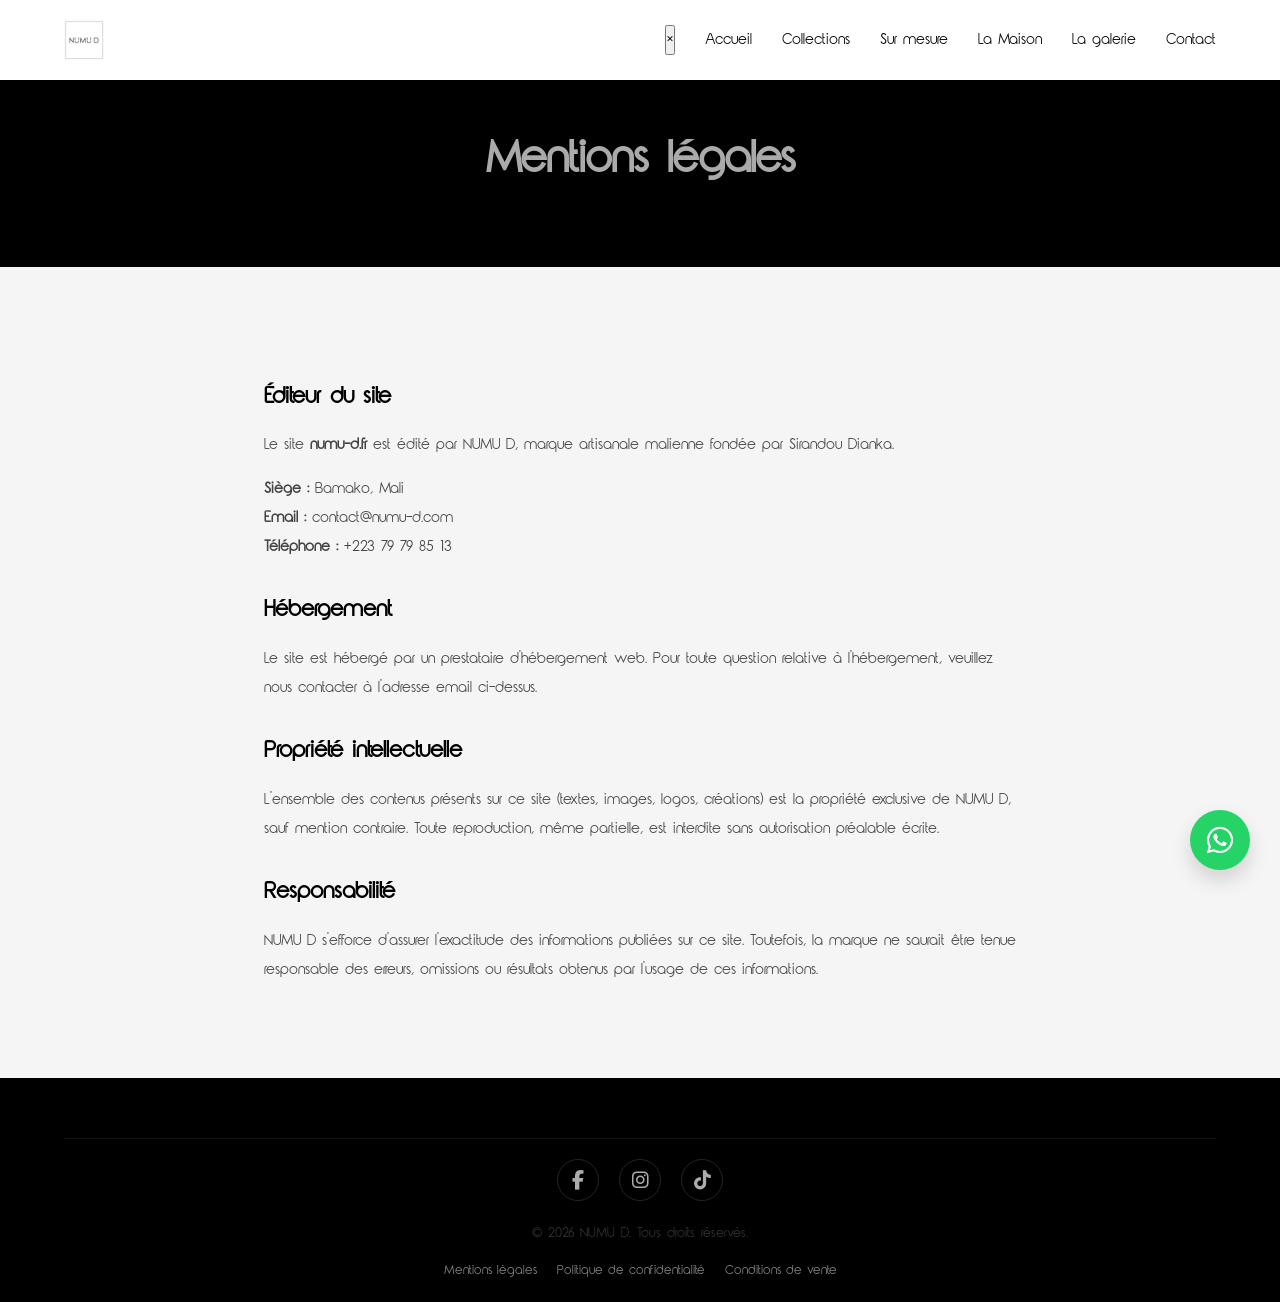
<file: mentions-legales.html>
<!DOCTYPE html>
<html lang="fr">
<head>
    <meta charset="UTF-8">
    <meta name="viewport" content="width=device-width, initial-scale=1.0">
    <title>Mentions légales - NUMU D</title>
    <link rel="preconnect" href="https://fonts.googleapis.com">
    <link rel="preconnect" href="https://fonts.gstatic.com" crossorigin>
    <link href="https://fonts.googleapis.com/css2?family=Playfair+Display:wght@400;600;700&family=Poppins:wght@300;400;500;600&display=swap" rel="stylesheet">
    <link rel="stylesheet" href="https://cdnjs.cloudflare.com/ajax/libs/font-awesome/6.4.0/css/all.min.css">
    <link rel="stylesheet" href="css/style.css">
    <link rel="stylesheet" href="css/responsive.css">
    <style>
        .page-header { padding: 120px 0 60px; background-color: var(--primary); color: var(--white); text-align: center; }
        .page-header h1 { color: var(--accent); font-size: 3rem; margin-bottom: 10px; }
        .legal-content { max-width: 800px; margin: 0 auto; }
        .legal-content h2 { font-size: 1.5rem; margin: 30px 0 15px; }
        .legal-content p, .legal-content li { line-height: 1.8; color: #444; margin-bottom: 15px; }
        .legal-content ul { padding-left: 20px; }
    </style>
</head>
<body>
    <nav class="navbar">
        <div class="container">
            <a href="index.html" class="nav-brand"><img src="assets/images/logo-noir.png" alt="NUMU D" style="height: 40px; width: auto;"></a>
            <ul class="nav-menu">
                <li><a href="index.html" class="nav-link">Accueil</a></li>
                <li><a href="collections.html" class="nav-link">Collections</a></li>
                <li><a href="sur-mesure.html" class="nav-link">Sur mesure</a></li>
                <li><a href="apropos.html" class="nav-link">La Maison</a></li>
                <li><a href="blog.html" class="nav-link">La galerie</a></li>
                <li><a href="contact.html" class="nav-link">Contact</a></li>
            </ul>
            <button class="hamburger" aria-label="Ouvrir le menu"><i class="fas fa-bars"></i></button>
        </div>
    </nav>

    <header class="page-header">
        <div class="container"><h1>Mentions légales</h1></div>
    </header>

    <section class="section">
        <div class="container legal-content">
            <h2>Éditeur du site</h2>
            <p>Le site <strong>numu-d.fr</strong> est édité par NUMU D, marque artisanale malienne fondée par Sirandou Dianka.</p>
            <p><strong>Siège :</strong> Bamako, Mali<br>
            <strong>Email :</strong> contact@numu-d.com<br>
            <strong>Téléphone :</strong> +223 79 79 85 13</p>

            <h2>Hébergement</h2>
            <p>Le site est hébergé par un prestataire d'hébergement web. Pour toute question relative à l'hébergement, veuillez nous contacter à l'adresse email ci-dessus.</p>

            <h2>Propriété intellectuelle</h2>
            <p>L'ensemble des contenus présents sur ce site (textes, images, logos, créations) est la propriété exclusive de NUMU D, sauf mention contraire. Toute reproduction, même partielle, est interdite sans autorisation préalable écrite.</p>

            <h2>Responsabilité</h2>
            <p>NUMU D s'efforce d'assurer l'exactitude des informations publiées sur ce site. Toutefois, la marque ne saurait être tenue responsable des erreurs, omissions ou résultats obtenus par l'usage de ces informations.</p>
        </div>
    </section>

    <footer class="footer">
        <div class="container">
            <div class="footer-bottom">
                <div class="footer-social">
                    <a href="https://www.facebook.com/numu_d" target="_blank" rel="noopener" aria-label="Facebook"><i class="fab fa-facebook-f"></i></a>
                    <a href="https://www.instagram.com/numu_d" target="_blank" rel="noopener" aria-label="Instagram"><i class="fab fa-instagram"></i></a>
                    <a href="https://www.tiktok.com/@numu_d" target="_blank" rel="noopener" aria-label="TikTok"><i class="fab fa-tiktok"></i></a>
                </div>
                <p>&copy; 2026 NUMU D. Tous droits réservés.</p>
                <div class="footer-legal">
                    <a href="mentions-legales.html">Mentions légales</a>
                    <a href="politique-confidentialite.html">Politique de confidentialité</a>
                    <a href="conditions-vente.html">Conditions de vente</a>
                </div>
            </div>
        </div>
    </footer>
    <script src="js/main.js"></script>
</body>
</html>
</file>
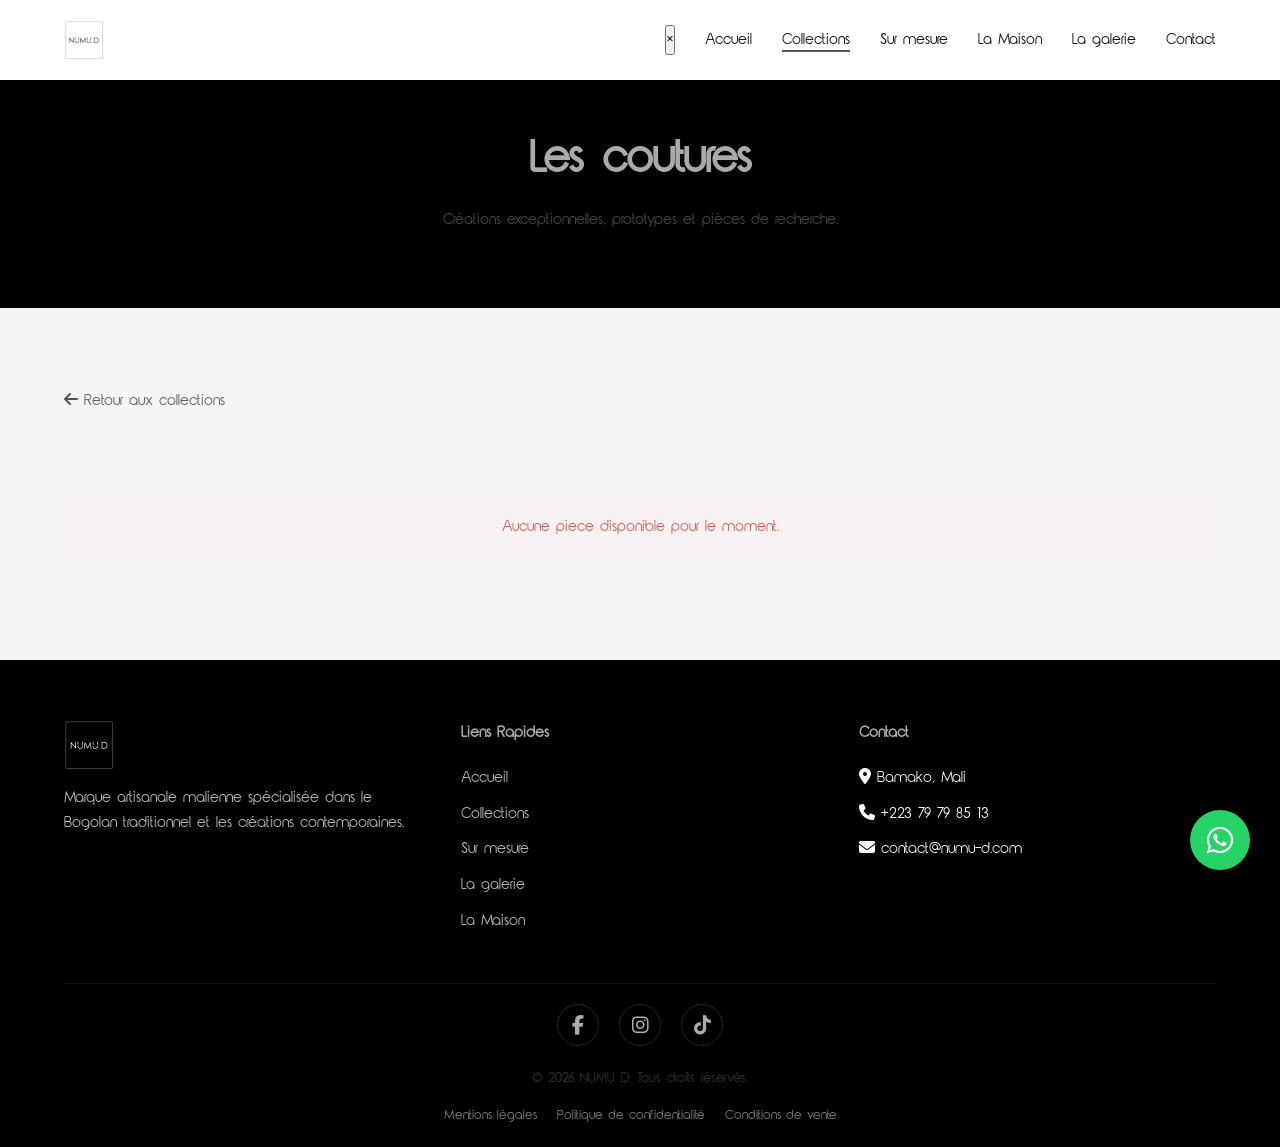
<file: pieces-uniques.html>
<!DOCTYPE html>
<html lang="fr">
<head>
    <meta charset="UTF-8">
    <meta name="viewport" content="width=device-width, initial-scale=1.0">
    <title>Pièces Uniques - NUMU D</title>
    <meta name="description" content="Découvrez les Pièces Uniques de NUMU D : créations exceptionnelles, prototypes et pièces de recherche.">
    
    <link rel="preconnect" href="https://fonts.googleapis.com">
    <link rel="preconnect" href="https://fonts.gstatic.com" crossorigin>
    <link href="https://fonts.googleapis.com/css2?family=Playfair+Display:wght@400;600;700&family=Poppins:wght@300;400;500;600&display=swap" rel="stylesheet">
    <link rel="stylesheet" href="https://cdnjs.cloudflare.com/ajax/libs/font-awesome/6.4.0/css/all.min.css">
    
    <link rel="stylesheet" href="css/style.css">
    <link rel="stylesheet" href="css/responsive.css">
    
    <style>
        .page-header { padding: 120px 0 60px; background-color: var(--primary); color: var(--white); text-align: center; }
        .page-header h1 { color: var(--accent); font-size: 3rem; margin-bottom: 10px; }
        .products-grid { display: grid; grid-template-columns: repeat(auto-fill, minmax(min(100%, 300px), 1fr)); gap: 30px; margin-top: 40px; }
        .product-card { background: var(--white); border-radius: var(--border-radius); overflow: hidden; box-shadow: var(--shadow-sm); transition: var(--transition); display: flex; flex-direction: column; }
        .product-card:hover { transform: translateY(-5px); box-shadow: var(--shadow-md); }
        .product-img { height: 380px; width: 100%; object-fit: contain; object-position: center center; background-color: #f6f2ed; }
        .product-info { padding: 20px; flex-grow: 1; display: flex; flex-direction: column; }
        .product-category { font-size: 0.8rem; color: var(--secondary); text-transform: uppercase; letter-spacing: 1px; margin-bottom: 5px; }
        .product-title { font-size: 1.2rem; margin-bottom: 10px; }
        .product-desc { font-size: 0.9rem; color: #666; margin-bottom: 15px; flex-grow: 1; }
        .product-price { font-weight: 600; color: var(--primary); font-size: 1.1rem; margin-bottom: 15px; }
        .product-actions { display: flex; gap: 10px; margin-top: auto; }
        .filters { display: flex; justify-content: center; flex-wrap: wrap; gap: 15px; margin-bottom: 30px; }
        .filter-btn { padding: 8px 20px; border: 1px solid var(--secondary); background: transparent; color: var(--primary); border-radius: 20px; cursor: pointer; transition: var(--transition); font-family: var(--font-primary); }
        .filter-btn.active, .filter-btn:hover { background: var(--secondary); color: var(--white); }
        .back-link { display: inline-block; margin-bottom: 20px; color: var(--secondary); }
        .back-link:hover { color: var(--primary); }
    </style>
</head>
<body data-univers="Pieces Uniques">

    <nav class="navbar">
        <div class="container">
            <a href="index.html" class="nav-brand"><img src="assets/images/logo-noir.png" alt="NUMU D" style="height: 40px; width: auto;"></a>
            <ul class="nav-menu">
                <li><a href="index.html" class="nav-link">Accueil</a></li>
                <li><a href="collections.html" class="nav-link active">Collections</a></li>
                <li><a href="sur-mesure.html" class="nav-link">Sur mesure</a></li>
                <li><a href="apropos.html" class="nav-link">La Maison</a></li>
                <li><a href="blog.html" class="nav-link">La galerie</a></li>
                <li><a href="contact.html" class="nav-link">Contact</a></li>
            </ul>
            <button class="hamburger" aria-label="Ouvrir le menu"><i class="fas fa-bars"></i></button>
        </div>
    </nav>

    <header class="page-header">
        <div class="container">
            <h1>Les coutures</h1>
            <p>Créations exceptionnelles, prototypes et pièces de recherche.</p>
        </div>
    </header>

    <section class="section">
        <div class="container">
            <a href="collections.html" class="back-link"><i class="fas fa-arrow-left"></i> Retour aux collections</a>
            <div id="filters-container" class="filters"></div>
            <div id="collections-grid" class="products-grid">
                <div class="spinner-container" style="grid-column: 1 / -1;"><div class="spinner"></div></div>
            </div>
        </div>
    </section>

    <footer class="footer">
        <div class="container">
            <div class="footer-grid">
                <div>
                    <h3 class="footer-brand"><img src="assets/images/logo-blanc.png" alt="NUMU D" style="height: 50px; width: auto; margin-bottom: 10px;"></h3>
                    <p class="footer-desc">Marque artisanale malienne spécialisée dans le Bogolan traditionnel et les créations contemporaines.</p>
                </div>
                <div>
                    <h4>Liens Rapides</h4>
                    <ul class="footer-links">
                        <li><a href="index.html">Accueil</a></li>
                        <li><a href="collections.html">Collections</a></li>
                        <li><a href="sur-mesure.html">Sur mesure</a></li>
                        <li><a href="blog.html">La galerie</a></li>
                        <li><a href="apropos.html">La Maison</a></li>
                    </ul>
                </div>
                <div>
                    <h4>Contact</h4>
                    <ul class="footer-links">
                        <li><i class="fas fa-map-marker-alt"></i> Bamako, Mali</li>
                        <li><i class="fas fa-phone"></i> +223 79 79 85 13</li>
                        <li><i class="fas fa-envelope"></i> contact@numu-d.com</li>
                    </ul>
                </div>
            </div>
            <div class="footer-bottom">
                <div class="footer-social">
                    <a href="https://www.facebook.com/numu_d" target="_blank" rel="noopener" aria-label="Facebook"><i class="fab fa-facebook-f"></i></a>
                    <a href="https://www.instagram.com/numu_d" target="_blank" rel="noopener" aria-label="Instagram"><i class="fab fa-instagram"></i></a>
                    <a href="https://www.tiktok.com/@numu_d" target="_blank" rel="noopener" aria-label="TikTok"><i class="fab fa-tiktok"></i></a>
                </div>
                <p>&copy; 2026 NUMU D. Tous droits réservés.</p>
                <div class="footer-legal">
                    <a href="mentions-legales.html">Mentions légales</a>
                    <a href="politique-confidentialite.html">Politique de confidentialité</a>
                    <a href="conditions-vente.html">Conditions de vente</a>
                </div>
            </div>
        </div>
    </footer>

    <script src="js/config.js"></script>
    <script src="js/main.js"></script>
    <script src="js/univers-products.js"></script>
</body>
</html>
</file>
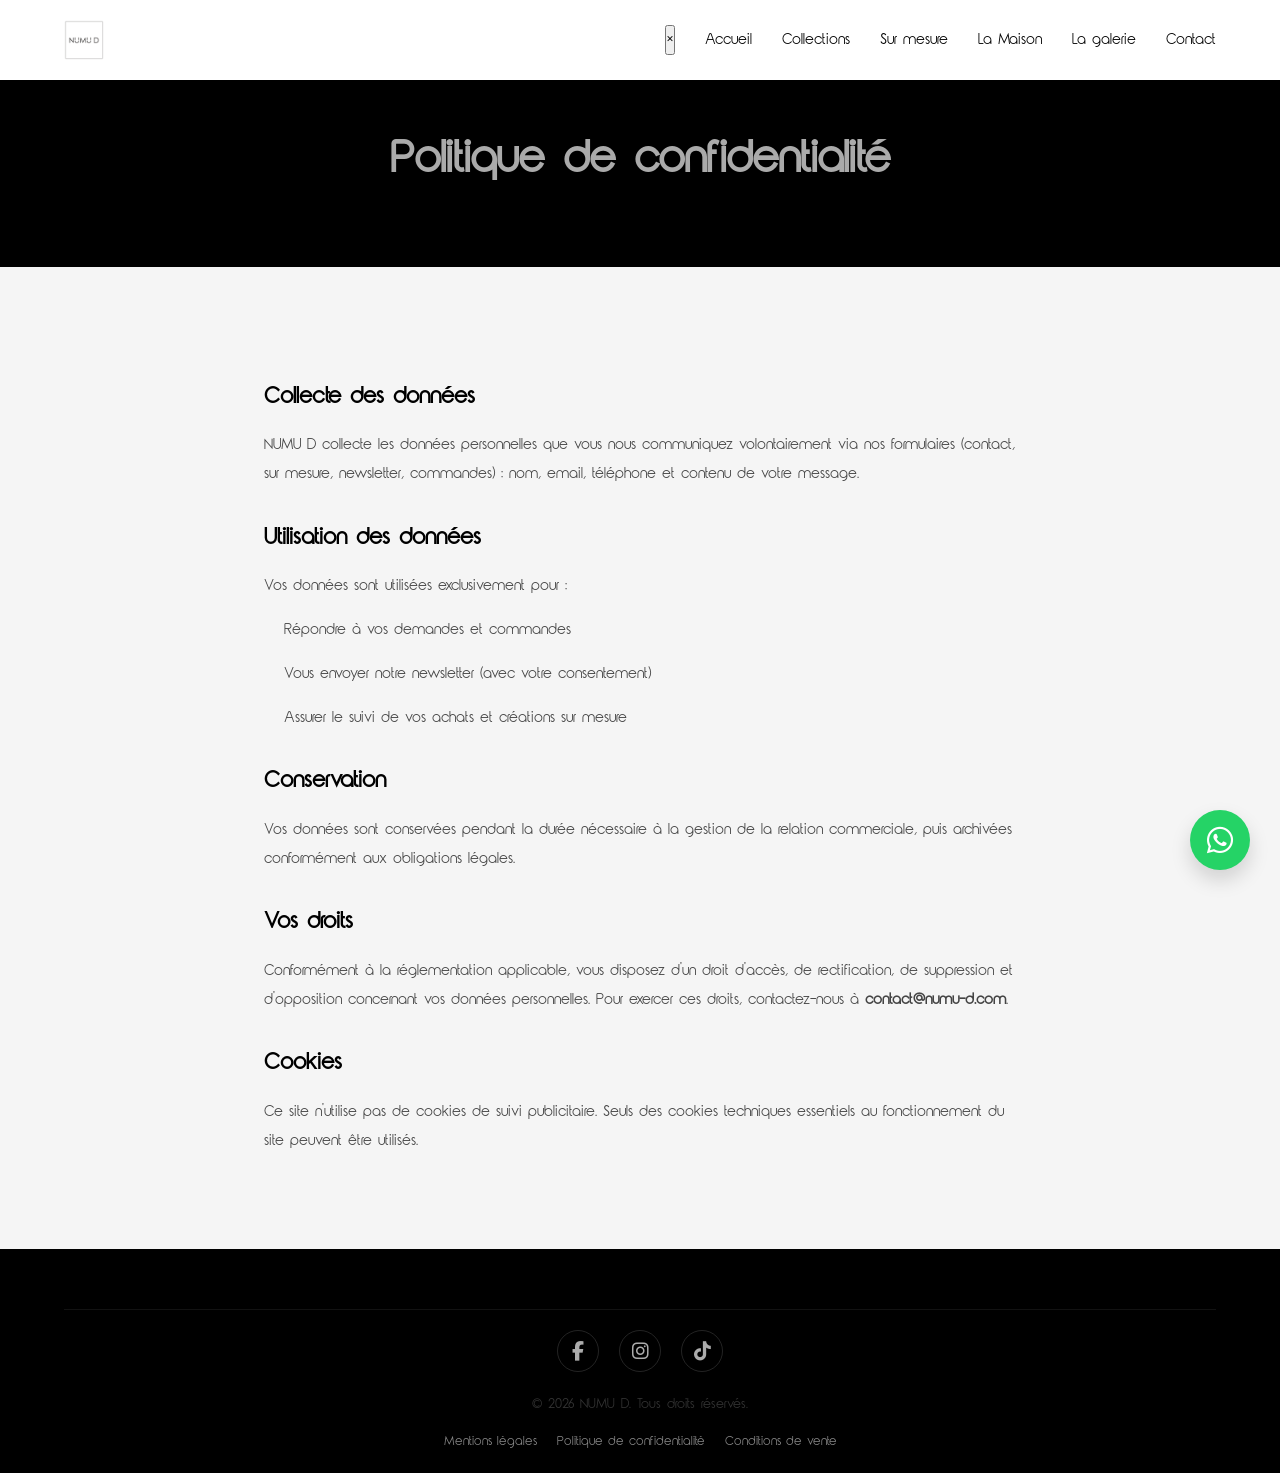
<file: politique-confidentialite.html>
<!DOCTYPE html>
<html lang="fr">
<head>
    <meta charset="UTF-8">
    <meta name="viewport" content="width=device-width, initial-scale=1.0">
    <title>Politique de confidentialité - NUMU D</title>
    <link rel="preconnect" href="https://fonts.googleapis.com">
    <link rel="preconnect" href="https://fonts.gstatic.com" crossorigin>
    <link href="https://fonts.googleapis.com/css2?family=Playfair+Display:wght@400;600;700&family=Poppins:wght@300;400;500;600&display=swap" rel="stylesheet">
    <link rel="stylesheet" href="https://cdnjs.cloudflare.com/ajax/libs/font-awesome/6.4.0/css/all.min.css">
    <link rel="stylesheet" href="css/style.css">
    <link rel="stylesheet" href="css/responsive.css">
    <style>
        .page-header { padding: 120px 0 60px; background-color: var(--primary); color: var(--white); text-align: center; }
        .page-header h1 { color: var(--accent); font-size: 3rem; margin-bottom: 10px; }
        .legal-content { max-width: 800px; margin: 0 auto; }
        .legal-content h2 { font-size: 1.5rem; margin: 30px 0 15px; }
        .legal-content p, .legal-content li { line-height: 1.8; color: #444; margin-bottom: 15px; }
        .legal-content ul { padding-left: 20px; }
    </style>
</head>
<body>
    <nav class="navbar">
        <div class="container">
            <a href="index.html" class="nav-brand"><img src="assets/images/logo-noir.png" alt="NUMU D" style="height: 40px; width: auto;"></a>
            <ul class="nav-menu">
                <li><a href="index.html" class="nav-link">Accueil</a></li>
                <li><a href="collections.html" class="nav-link">Collections</a></li>
                <li><a href="sur-mesure.html" class="nav-link">Sur mesure</a></li>
                <li><a href="apropos.html" class="nav-link">La Maison</a></li>
                <li><a href="blog.html" class="nav-link">La galerie</a></li>
                <li><a href="contact.html" class="nav-link">Contact</a></li>
            </ul>
            <button class="hamburger" aria-label="Ouvrir le menu"><i class="fas fa-bars"></i></button>
        </div>
    </nav>

    <header class="page-header">
        <div class="container"><h1>Politique de confidentialité</h1></div>
    </header>

    <section class="section">
        <div class="container legal-content">
            <h2>Collecte des données</h2>
            <p>NUMU D collecte les données personnelles que vous nous communiquez volontairement via nos formulaires (contact, sur mesure, newsletter, commandes) : nom, email, téléphone et contenu de votre message.</p>

            <h2>Utilisation des données</h2>
            <p>Vos données sont utilisées exclusivement pour :</p>
            <ul>
                <li>Répondre à vos demandes et commandes</li>
                <li>Vous envoyer notre newsletter (avec votre consentement)</li>
                <li>Assurer le suivi de vos achats et créations sur mesure</li>
            </ul>

            <h2>Conservation</h2>
            <p>Vos données sont conservées pendant la durée nécessaire à la gestion de la relation commerciale, puis archivées conformément aux obligations légales.</p>

            <h2>Vos droits</h2>
            <p>Conformément à la réglementation applicable, vous disposez d'un droit d'accès, de rectification, de suppression et d'opposition concernant vos données personnelles. Pour exercer ces droits, contactez-nous à <strong>contact@numu-d.com</strong>.</p>

            <h2>Cookies</h2>
            <p>Ce site n'utilise pas de cookies de suivi publicitaire. Seuls des cookies techniques essentiels au fonctionnement du site peuvent être utilisés.</p>
        </div>
    </section>

    <footer class="footer">
        <div class="container">
            <div class="footer-bottom">
                <div class="footer-social">
                    <a href="https://www.facebook.com/numu_d" target="_blank" rel="noopener" aria-label="Facebook"><i class="fab fa-facebook-f"></i></a>
                    <a href="https://www.instagram.com/numu_d" target="_blank" rel="noopener" aria-label="Instagram"><i class="fab fa-instagram"></i></a>
                    <a href="https://www.tiktok.com/@numu_d" target="_blank" rel="noopener" aria-label="TikTok"><i class="fab fa-tiktok"></i></a>
                </div>
                <p>&copy; 2026 NUMU D. Tous droits réservés.</p>
                <div class="footer-legal">
                    <a href="mentions-legales.html">Mentions légales</a>
                    <a href="politique-confidentialite.html">Politique de confidentialité</a>
                    <a href="conditions-vente.html">Conditions de vente</a>
                </div>
            </div>
        </div>
    </footer>
    <script src="js/main.js"></script>
</body>
</html>
</file>
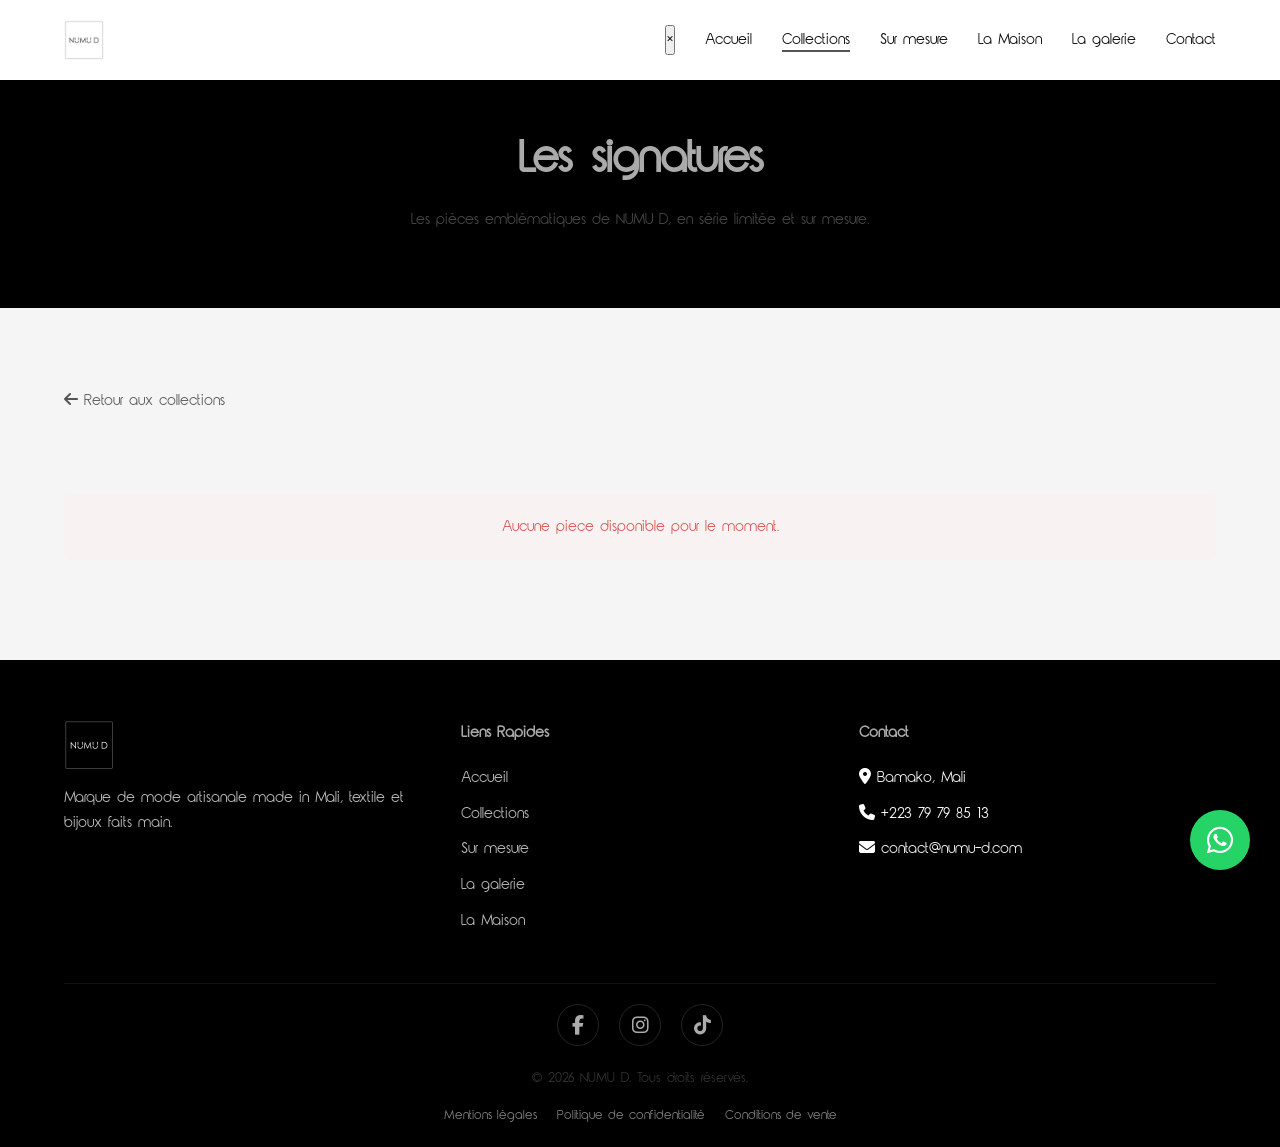
<file: signature.html>
﻿<!DOCTYPE html>
<html lang="fr">
<head>
    <meta charset="UTF-8">
    <meta name="viewport" content="width=device-width, initial-scale=1.0">
    <title>Collection Signature - NUMU D</title>
    <meta name="description" content="Découvrez la collection Signature de NUMU D : pièces emblématiques en série limitée et sur mesure.">
    
    <link rel="preconnect" href="https://fonts.googleapis.com">
    <link rel="preconnect" href="https://fonts.gstatic.com" crossorigin>
    <link href="https://fonts.googleapis.com/css2?family=Playfair+Display:wght@400;600;700&family=Poppins:wght@300;400;500;600&display=swap" rel="stylesheet">
    <link rel="stylesheet" href="https://cdnjs.cloudflare.com/ajax/libs/font-awesome/6.4.0/css/all.min.css">
    
    <link rel="stylesheet" href="css/style.css">
    <link rel="stylesheet" href="css/responsive.css">
    
    <style>
        .page-header { padding: 120px 0 60px; background-color: var(--primary); color: var(--white); text-align: center; }
        .page-header h1 { color: var(--accent); font-size: 3rem; margin-bottom: 10px; }
        .products-grid { display: grid; grid-template-columns: repeat(auto-fill, minmax(min(100%, 300px), 1fr)); gap: 30px; margin-top: 40px; }
        .product-card { background: var(--white); border-radius: var(--border-radius); overflow: hidden; box-shadow: var(--shadow-sm); transition: var(--transition); display: flex; flex-direction: column; }
        .product-card:hover { transform: translateY(-5px); box-shadow: var(--shadow-md); }
        .product-img { height: 380px; width: 100%; object-fit: contain; object-position: center center; background-color: #f6f2ed; }
        .product-info { padding: 20px; flex-grow: 1; display: flex; flex-direction: column; }
        .product-category { font-size: 0.8rem; color: var(--secondary); text-transform: uppercase; letter-spacing: 1px; margin-bottom: 5px; }
        .product-title { font-size: 1.2rem; margin-bottom: 10px; }
        .product-desc { font-size: 0.9rem; color: #666; margin-bottom: 15px; flex-grow: 1; }
        .product-price { font-weight: 600; color: var(--primary); font-size: 1.1rem; margin-bottom: 15px; }
        .product-actions { display: flex; gap: 10px; margin-top: auto; }
        .filters { display: flex; justify-content: center; flex-wrap: wrap; gap: 15px; margin-bottom: 30px; }
        .filter-btn { padding: 8px 20px; border: 1px solid var(--secondary); background: transparent; color: var(--primary); border-radius: 20px; cursor: pointer; transition: var(--transition); font-family: var(--font-primary); }
        .filter-btn.active, .filter-btn:hover { background: var(--secondary); color: var(--white); }
        .back-link { display: inline-block; margin-bottom: 20px; color: var(--secondary); }
        .back-link:hover { color: var(--primary); }
    </style>
</head>
<body data-univers="Signature">

    <nav class="navbar">
        <div class="container">
            <a href="index.html" class="nav-brand"><img src="assets/images/logo-noir.png" alt="NUMU D" style="height: 40px; width: auto;"></a>
            <ul class="nav-menu">
                <li><a href="index.html" class="nav-link">Accueil</a></li>
                <li><a href="collections.html" class="nav-link active">Collections</a></li>
                <li><a href="sur-mesure.html" class="nav-link">Sur mesure</a></li>
                <li><a href="apropos.html" class="nav-link">La Maison</a></li>
                <li><a href="blog.html" class="nav-link">La galerie</a></li>
                <li><a href="contact.html" class="nav-link">Contact</a></li>
            </ul>
            <button class="hamburger" aria-label="Ouvrir le menu"><i class="fas fa-bars"></i></button>
        </div>
    </nav>

    <header class="page-header">
        <div class="container">
            <h1>Les signatures</h1>
            <p>Les pièces emblématiques de NUMU D, en série limitée et sur mesure.</p>
        </div>
    </header>

    <section class="section">
        <div class="container">
            <a href="collections.html" class="back-link"><i class="fas fa-arrow-left"></i> Retour aux collections</a>
            <div id="filters-container" class="filters"></div>
            <div id="collections-grid" class="products-grid">
                <div class="spinner-container" style="grid-column: 1 / -1;"><div class="spinner"></div></div>
            </div>
        </div>
    </section>

    <footer class="footer">
        <div class="container">
            <div class="footer-grid">
                <div>
                    <h3 class="footer-brand"><img src="assets/images/logo-blanc.png" alt="NUMU D" style="height: 50px; width: auto; margin-bottom: 10px;"></h3>
                    <p class="footer-desc">Marque de mode artisanale made in Mali, textile et bijoux faits main.</p>
                </div>
                <div>
                    <h4>Liens Rapides</h4>
                    <ul class="footer-links">
                        <li><a href="index.html">Accueil</a></li>
                        <li><a href="collections.html">Collections</a></li>
                        <li><a href="sur-mesure.html">Sur mesure</a></li>
                        <li><a href="blog.html">La galerie</a></li>
                        <li><a href="apropos.html">La Maison</a></li>
                    </ul>
                </div>
                <div>
                    <h4>Contact</h4>
                    <ul class="footer-links">
                        <li><i class="fas fa-map-marker-alt"></i> Bamako, Mali</li>
                        <li><i class="fas fa-phone"></i> +223 79 79 85 13</li>
                        <li><i class="fas fa-envelope"></i> contact@numu-d.com</li>
                    </ul>
                </div>
            </div>
            <div class="footer-bottom">
                <div class="footer-social">
                    <a href="https://www.facebook.com/numu_d" target="_blank" rel="noopener" aria-label="Facebook"><i class="fab fa-facebook-f"></i></a>
                    <a href="https://www.instagram.com/numu_d" target="_blank" rel="noopener" aria-label="Instagram"><i class="fab fa-instagram"></i></a>
                    <a href="https://www.tiktok.com/@numu_d" target="_blank" rel="noopener" aria-label="TikTok"><i class="fab fa-tiktok"></i></a>
                </div>
                <p>&copy; 2026 NUMU D. Tous droits réservés.</p>
                <div class="footer-legal">
                    <a href="mentions-legales.html">Mentions légales</a>
                    <a href="politique-confidentialite.html">Politique de confidentialité</a>
                    <a href="conditions-vente.html">Conditions de vente</a>
                </div>
            </div>
        </div>
    </footer>

    <script src="js/config.js"></script>
    <script src="js/main.js"></script>
    <script src="js/univers-products.js"></script>
</body>
</html>
</file>
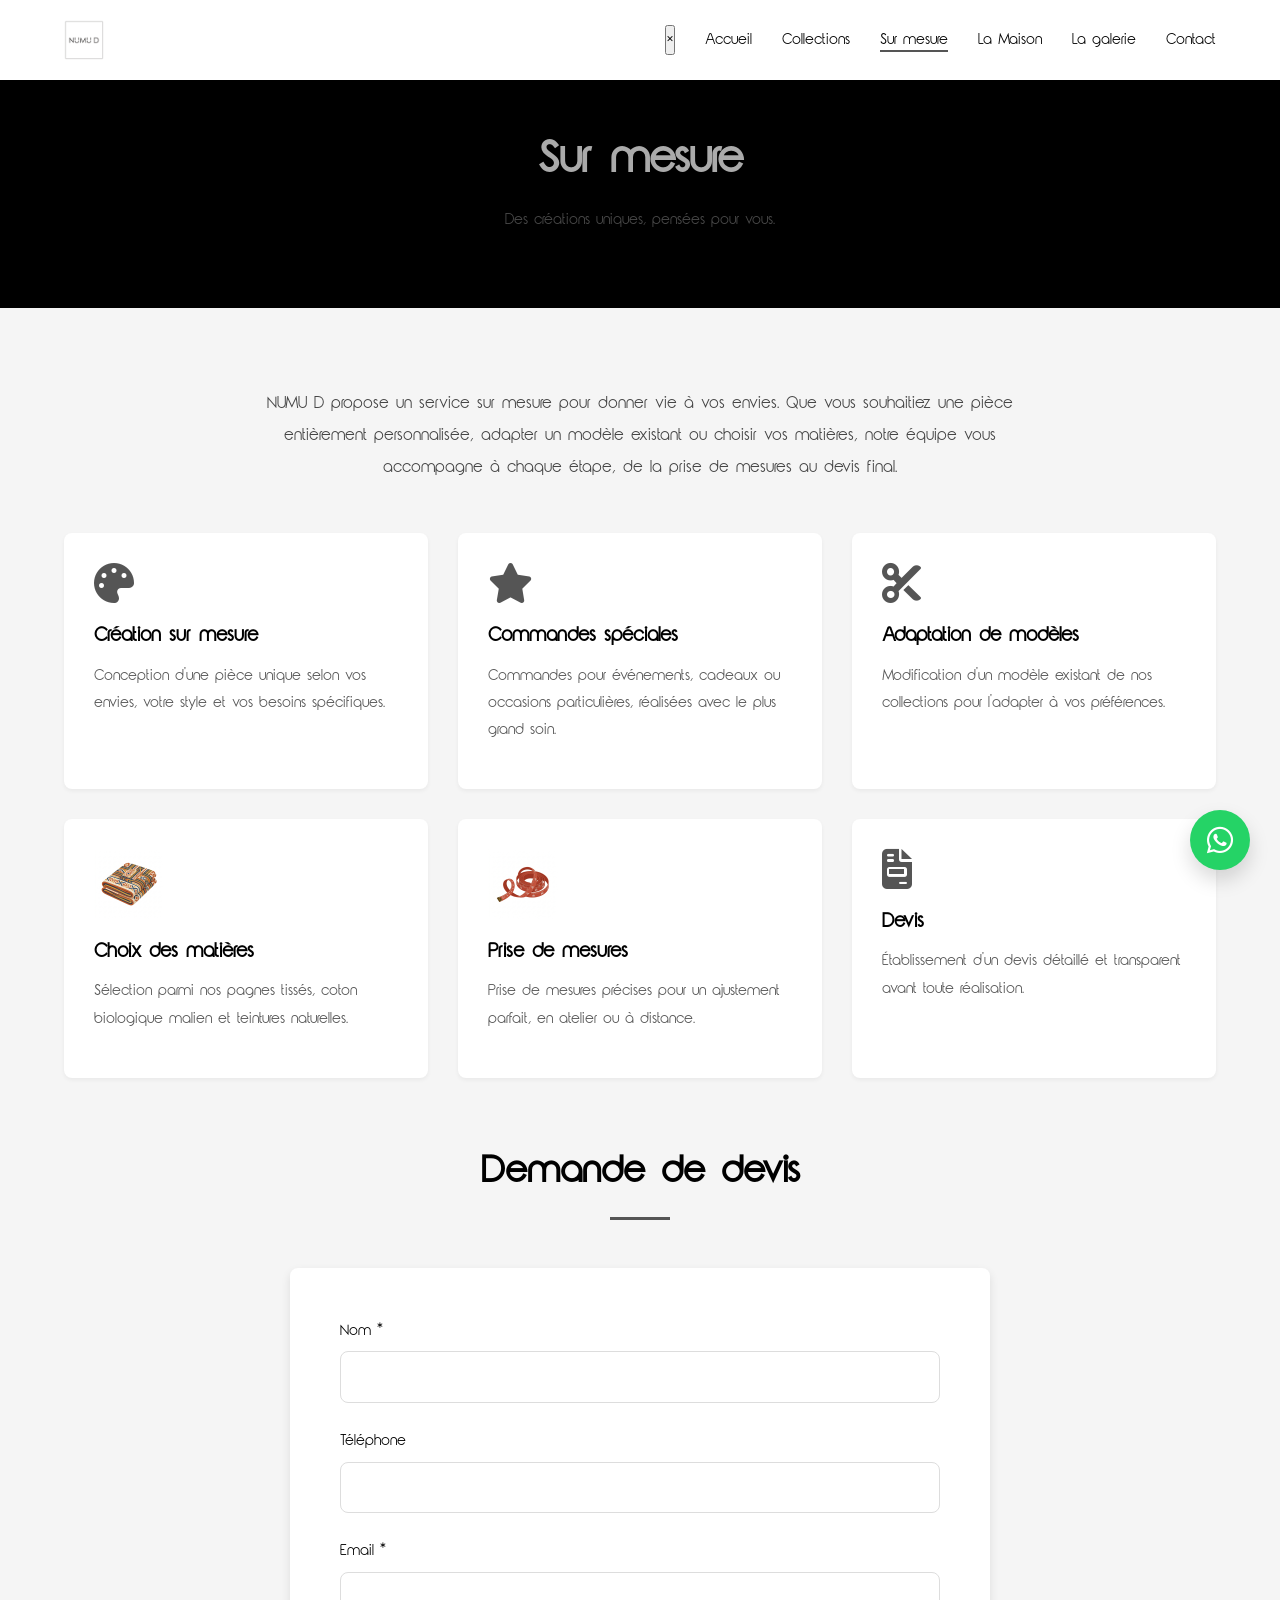
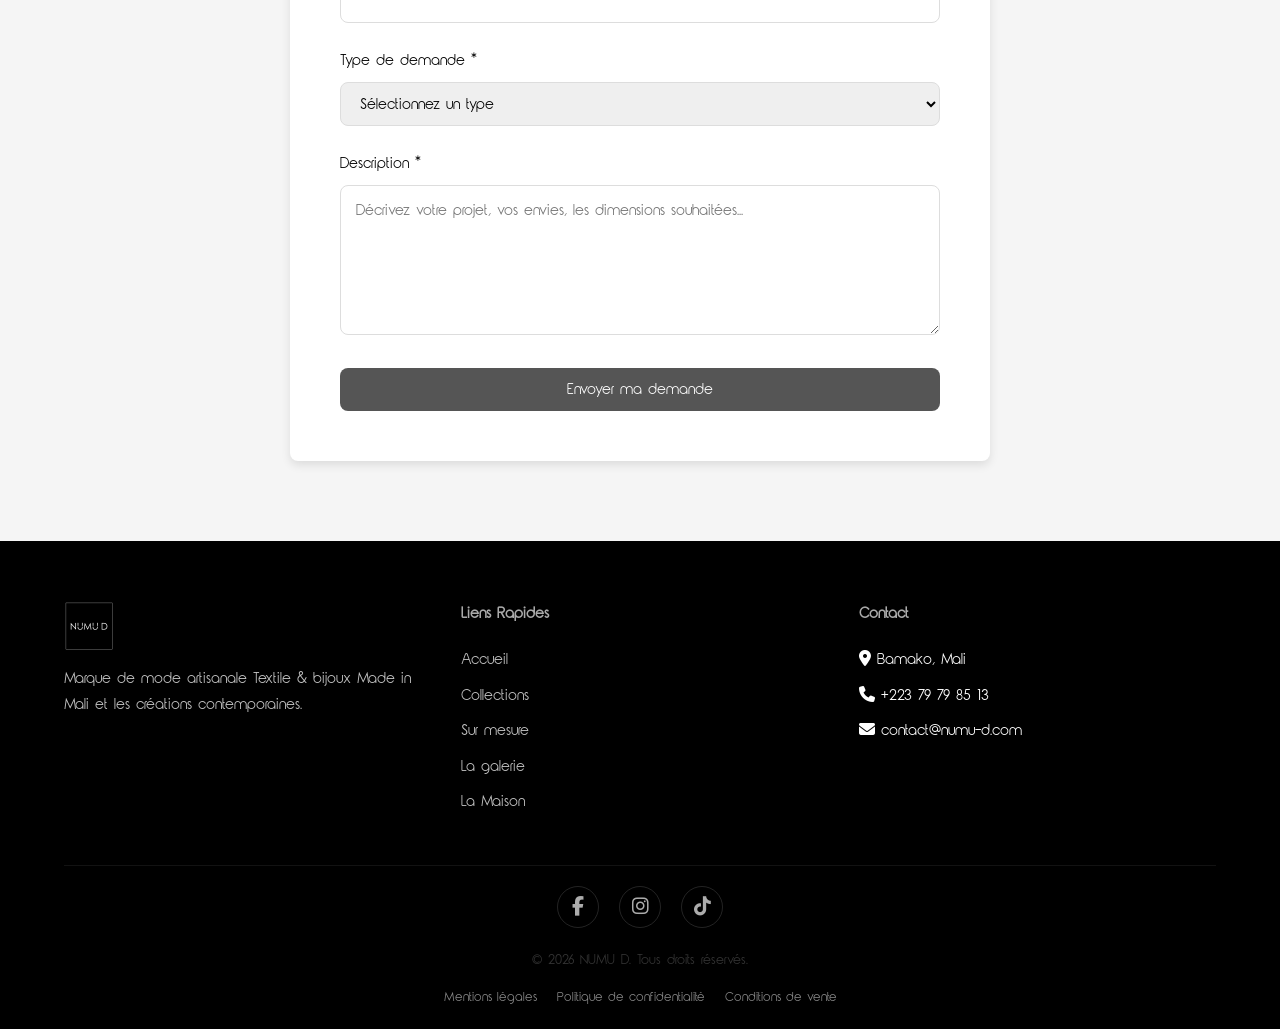
<file: sur-mesure.html>
<!DOCTYPE html>
<html lang="fr">
<head>
    <meta charset="UTF-8">
    <meta name="viewport" content="width=device-width, initial-scale=1.0">
    <title>Sur mesure - NUMU D</title>
    <meta name="description" content="Service sur mesure NUMU D : création personnalisée, commandes spéciales, adaptation de modèles et devis.">
    
    <link rel="preconnect" href="https://fonts.googleapis.com">
    <link rel="preconnect" href="https://fonts.gstatic.com" crossorigin>
    <link href="https://fonts.googleapis.com/css2?family=Playfair+Display:wght@400;600;700&family=Poppins:wght@300;400;500;600&display=swap" rel="stylesheet">
    <link rel="stylesheet" href="https://cdnjs.cloudflare.com/ajax/libs/font-awesome/6.4.0/css/all.min.css">
    
    <link rel="stylesheet" href="css/style.css">
    <link rel="stylesheet" href="css/responsive.css">
    
    <style>
        .page-header {
            padding: 120px 0 60px;
            background-color: var(--primary);
            color: var(--white);
            text-align: center;
        }
        .page-header h1 { color: var(--accent); font-size: 3rem; margin-bottom: 10px; }

        .services-grid {
            display: grid;
            grid-template-columns: repeat(auto-fit, minmax(min(100%, 280px), 1fr));
            gap: 30px;
            margin-bottom: 60px;
        }

        .service-card {
            background: var(--white);
            padding: 30px;
            border-radius: var(--border-radius);
            box-shadow: var(--shadow-sm);
            transition: var(--transition);
        }

        .service-card:hover {
            transform: translateY(-5px);
            box-shadow: var(--shadow-md);
        }

        .service-icon {
            font-size: 2.5rem;
            color: var(--secondary);
            margin-bottom: 15px;
        }

        .service-icon-img {
            width: 70px;
            height: 70px;
            object-fit: contain;
            margin-bottom: 15px;
            display: block;
        }

        .service-card h3 { margin-bottom: 10px; font-size: 1.3rem; }
        .service-card p { color: #555; line-height: 1.7; }

        .form-section {
            background: var(--white);
            border-radius: var(--border-radius);
            box-shadow: var(--shadow-md);
            padding: 50px;
            max-width: 700px;
            margin: 0 auto;
        }

        .form-group { margin-bottom: 25px; }
        .form-group label { display: block; margin-bottom: 8px; font-weight: 500; color: var(--primary); }
        .form-control {
            width: 100%;
            padding: 12px 15px;
            border: 1px solid #ddd;
            border-radius: var(--border-radius);
            font-family: var(--font-primary);
            font-size: 1rem;
            transition: var(--transition);
        }
        .form-control:focus { outline: none; border-color: var(--secondary); box-shadow: 0 0 0 2px rgba(85, 85, 85, 0.2); }
        textarea.form-control { resize: vertical; min-height: 150px; }

        #sur-mesure-message {
            margin-top: 15px;
            font-weight: 500;
            padding: 10px;
            border-radius: var(--border-radius);
            display: none;
        }
        #sur-mesure-message.success { display: block; background-color: #d4edda; color: #155724; border: 1px solid #c3e6cb; }
        #sur-mesure-message.error { display: block; background-color: #f8d7da; color: #721c24; border: 1px solid #f5c6cb; }

        @media (max-width: 768px) {
            .form-section { padding: 30px 20px; }
        }
    </style>
</head>
<body>

    <nav class="navbar">
        <div class="container">
            <a href="index.html" class="nav-brand"><img src="assets/images/logo-noir.png" alt="NUMU D" style="height: 40px; width: auto;"></a>
            <ul class="nav-menu">
                <li><a href="index.html" class="nav-link">Accueil</a></li>
                <li><a href="collections.html" class="nav-link">Collections</a></li>
                <li><a href="sur-mesure.html" class="nav-link active">Sur mesure</a></li>
                <li><a href="apropos.html" class="nav-link">La Maison</a></li>
                <li><a href="blog.html" class="nav-link">La galerie</a></li>
                <li><a href="contact.html" class="nav-link">Contact</a></li>
            </ul>
            <button class="hamburger" aria-label="Ouvrir le menu"><i class="fas fa-bars"></i></button>
        </div>
    </nav>

    <header class="page-header">
        <div class="container">
            <h1>Sur mesure</h1>
            <p>Des créations uniques, pensées pour vous.</p>
        </div>
    </header>

    <section class="section">
        <div class="container">
            <p style="text-align: center; max-width: 800px; margin: 0 auto 50px; font-size: 1.1rem; line-height: 1.8; color: #444;">
                NUMU D propose un service sur mesure pour donner vie à vos envies. Que vous souhaitiez une pièce entièrement personnalisée, adapter un modèle existant ou choisir vos matières, notre équipe vous accompagne à chaque étape, de la prise de mesures au devis final.
            </p>

            <div class="services-grid">
                <div class="service-card">
                    <i class="fas fa-palette service-icon"></i>
                    <h3>Création sur mesure</h3>
                    <p>Conception d'une pièce unique selon vos envies, votre style et vos besoins spécifiques.</p>
                </div>
                <div class="service-card">
                    <i class="fas fa-star service-icon"></i>
                    <h3>Commandes spéciales</h3>
                    <p>Commandes pour événements, cadeaux ou occasions particulières, réalisées avec le plus grand soin.</p>
                </div>
                <div class="service-card">
                    <i class="fas fa-cut service-icon"></i>
                    <h3>Adaptation de modèles</h3>
                    <p>Modification d'un modèle existant de nos collections pour l'adapter à vos préférences.</p>
                </div>
                <div class="service-card">
                    <img src="assets/images/icon_pagne_tisse.png" alt="Pagne tissé" class="service-icon-img">
                    <h3>Choix des matières</h3>
                    <p>Sélection parmi nos pagnes tissés, coton biologique malien et teintures naturelles.</p>
                </div>
                <div class="service-card">
                    <img src="assets/images/icon_ruban_mesure.png" alt="Ruban à mesurer" class="service-icon-img">
                    <h3>Prise de mesures</h3>
                    <p>Prise de mesures précises pour un ajustement parfait, en atelier ou à distance.</p>
                </div>
                <div class="service-card">
                    <i class="fas fa-file-invoice service-icon"></i>
                    <h3>Devis</h3>
                    <p>Établissement d'un devis détaillé et transparent avant toute réalisation.</p>
                </div>
            </div>

            <h2 class="section-title">Demande de devis</h2>
            <div class="form-section">
                <form id="sur-mesure-form">
                    <div class="form-group">
                        <label for="sm-nom">Nom *</label>
                        <input type="text" id="sm-nom" class="form-control" required>
                    </div>
                    <div class="form-group">
                        <label for="sm-telephone">Téléphone</label>
                        <input type="tel" id="sm-telephone" class="form-control">
                    </div>
                    <div class="form-group">
                        <label for="sm-email">Email *</label>
                        <input type="email" id="sm-email" class="form-control" required>
                    </div>
                    <div class="form-group">
                        <label for="sm-type">Type de demande *</label>
                        <select id="sm-type" class="form-control" required>
                            <option value="">Sélectionnez un type</option>
                            <option value="Création sur mesure">Création sur mesure</option>
                            <option value="Commande spéciale">Commande spéciale</option>
                            <option value="Adaptation de modèle">Adaptation de modèle</option>
                            <option value="Choix des matières">Choix des matières</option>
                            <option value="Prise de mesures">Prise de mesures</option>
                            <option value="Devis">Devis</option>
                        </select>
                    </div>
                    <div class="form-group">
                        <label for="sm-description">Description *</label>
                        <textarea id="sm-description" class="form-control" placeholder="Décrivez votre projet, vos envies, les dimensions souhaitées..." required></textarea>
                    </div>
                    <button type="submit" class="btn btn-primary" id="sm-submit-btn" style="width: 100%;">Envoyer ma demande</button>
                    <div id="sur-mesure-message"></div>
                </form>
            </div>
        </div>
    </section>

    <footer class="footer">
        <div class="container">
            <div class="footer-grid">
                <div>
                    <h3 class="footer-brand"><img src="assets/images/logo-blanc.png" alt="NUMU D" style="height: 50px; width: auto; margin-bottom: 10px;"></h3>
                    <p class="footer-desc">Marque de mode artisanale 
Textile & bijoux 
Made in Mali et les créations contemporaines.</p>
                </div>
                <div>
                    <h4>Liens Rapides</h4>
                    <ul class="footer-links">
                        <li><a href="index.html">Accueil</a></li>
                        <li><a href="collections.html">Collections</a></li>
                        <li><a href="sur-mesure.html">Sur mesure</a></li>
                        <li><a href="blog.html">La galerie</a></li>
                        <li><a href="apropos.html">La Maison</a></li>
                    </ul>
                </div>
                <div>
                    <h4>Contact</h4>
                    <ul class="footer-links">
                        <li><i class="fas fa-map-marker-alt"></i> Bamako, Mali</li>
                        <li><i class="fas fa-phone"></i> +223 79 79 85 13</li>
                        <li><i class="fas fa-envelope"></i> contact@numu-d.com</li>
                    </ul>
                </div>
            </div>
            <div class="footer-bottom">
                <div class="footer-social">
                    <a href="https://www.facebook.com/numu_d" target="_blank" rel="noopener" aria-label="Facebook"><i class="fab fa-facebook-f"></i></a>
                    <a href="https://www.instagram.com/numu_d" target="_blank" rel="noopener" aria-label="Instagram"><i class="fab fa-instagram"></i></a>
                    <a href="https://www.tiktok.com/@numu_d" target="_blank" rel="noopener" aria-label="TikTok"><i class="fab fa-tiktok"></i></a>
                </div>
                <p>&copy; 2026 NUMU D. Tous droits réservés.</p>
                <div class="footer-legal">
                    <a href="mentions-legales.html">Mentions légales</a>
                    <a href="politique-confidentialite.html">Politique de confidentialité</a>
                    <a href="conditions-vente.html">Conditions de vente</a>
                </div>
            </div>
        </div>
    </footer>

    <script src="js/config.js"></script>
    <script src="js/main.js"></script>
    <script src="js/sur-mesure.js"></script>
</body>
</html>
</file>
<file: css/style.css>
/* 
 * NUMU D - Global Stylesheet
 * Marque artisanale malienne
 */

@font-face {
  font-family: 'Rounded Elegance';
  src: url('../assets/fonts/RoundedElegance.otf') format('opentype');
  font-weight: normal;
  font-style: normal;
  font-display: swap;
}

/* ==========================================================================
   VARIABLES
   ========================================================================== */
:root {
  --primary: #000000;     /* Noir */
  --secondary: #555555;   /* Gris fonce */
  --accent: #AAAAAA;      /* Gris clair */
  --light: #F5F5F5;       /* Blanc casse */
  --white: #FFFFFF;
  
  --font-primary: 'Rounded Elegance', sans-serif;
  --font-secondary: 'Rounded Elegance', serif;
  
  --transition: all 0.3s ease-in-out;
  --shadow-sm: 0 2px 4px rgba(0,0,0,0.05);
  --shadow-md: 0 4px 10px rgba(0,0,0,0.1);
  --shadow-lg: 0 10px 20px rgba(0,0,0,0.15);
  --border-radius: 8px;
}

/* ==========================================================================
   RESET & BASE STYLES
   ========================================================================== */
* {
  margin: 0;
  padding: 0;
  box-sizing: border-box;
}

html {
  scroll-behavior: smooth;
  font-size: 16px;
  -webkit-text-size-adjust: 100%;
}

body {
  font-family: var(--font-primary);
  background-color: var(--light);
  color: var(--primary);
  line-height: 1.6;
  overflow-x: hidden;
}

h1, h2, h3, h4, h5, h6 {
  font-family: var(--font-secondary);
  font-weight: 600;
  color: var(--primary);
  margin-bottom: 1rem;
  overflow-wrap: break-word;
}

p {
  margin-bottom: 1rem;
  color: #4a4a4a;
  overflow-wrap: break-word;
}

a {
  text-decoration: none;
  color: inherit;
  transition: var(--transition);
}

ul {
  list-style: none;
}

li {
  overflow-wrap: break-word;
}

img {
  max-width: 100%;
  height: auto;
  display: block;
}

input,
textarea,
select,
button {
  font: inherit;
  max-width: 100%;
}

.product-img,
.univers-img,
.detail-image {
  width: 100%;
  object-fit: contain;
  object-position: center center;
  background-color: #f6f2ed;
}

/* ==========================================================================
   UTILITY CLASSES
   ========================================================================== */
.container {
  width: 100%;
  max-width: 1200px;
  margin: 0 auto;
  padding: 0 24px;
}

.section {
  padding: 80px 0;
}

.section-title {
  text-align: center;
  font-size: 2.5rem;
  margin-bottom: 3rem;
  position: relative;
}

.section-title::after {
  content: '';
  display: block;
  width: 60px;
  height: 3px;
  background-color: var(--secondary);
  margin: 15px auto 0;
}

.collection-trust {
  display: flex;
  justify-content: center;
  align-items: center;
  gap: 20px;
  margin: 25px 0 35px 0;
  flex-wrap: wrap;
}

.collection-trust span {
  font-size: 0.85rem;
  letter-spacing: 1.2px;
  text-transform: uppercase;
  color: var(--primary);
  display: inline-flex;
  align-items: center;
  gap: 8px;
  font-weight: 500;
  background: #f7f7f7;
  padding: 8px 18px;
  border-radius: 30px;
  border: 1px solid rgba(0,0,0,0.06);
  box-shadow: 0 2px 6px rgba(0, 0, 0, 0.04);
}

.collection-trust i {
  color: var(--secondary);
  font-size: 0.95rem;
}

/* ==========================================================================
   BUTTONS
   ========================================================================== */
.btn {
  display: inline-flex;
  align-items: center;
  justify-content: center;
  gap: 8px;
  padding: 12px 28px;
  font-family: var(--font-primary);
  font-weight: 500;
  text-align: center;
  border-radius: var(--border-radius);
  cursor: pointer;
  transition: var(--transition);
  border: none;
  outline: none;
  line-height: 1.2;
}

.btn-primary {
  background-color: var(--secondary);
  color: var(--white);
}

.btn-primary:hover {
  background-color: var(--primary);
  transform: translateY(-2px);
  box-shadow: var(--shadow-md);
}

.btn-outline {
  background-color: transparent;
  color: var(--primary);
  border: 2px solid var(--primary);
}

.btn-outline:hover {
  background-color: var(--primary);
  color: var(--white);
}

.btn-whatsapp {
  background-color: #25D366;
  color: var(--white);
}

.btn-whatsapp:hover {
  background-color: #128C7E;
  color: var(--white);
  transform: translateY(-2px);
}

/* ==========================================================================
   NAVIGATION
   ========================================================================== */
.navbar {
  position: fixed;
  top: 0;
  left: 0;
  width: 100%;
  background-color: var(--white);
  padding: 20px 0;
  z-index: 1000;
  transition: var(--transition);
  box-shadow: var(--shadow-sm);
}

.navbar.scrolled {
  padding: 10px 0;
  background-color: rgba(255, 255, 255, 0.95);
  backdrop-filter: blur(5px);
}

.navbar .container {
  display: flex;
  justify-content: space-between;
  align-items: center;
}

.nav-brand {
  font-family: var(--font-secondary);
  font-size: 1.8rem;
  font-weight: 700;
  color: var(--primary);
  letter-spacing: 1px;
}

.nav-menu {
  display: flex;
  gap: 30px;
  align-items: center;
}

.nav-link {
  font-weight: 500;
  position: relative;
}

.nav-link::after {
  content: '';
  position: absolute;
  width: 0;
  height: 2px;
  bottom: -5px;
  left: 0;
  background-color: var(--secondary);
  transition: var(--transition);
}

.nav-link:hover::after,
.nav-link.active::after {
  width: 100%;
}

.hamburger {
  display: none;
  cursor: pointer;
  background: none;
  border: none;
  font-size: 1.5rem;
  color: var(--primary);
}

/* ==========================================================================
   FOOTER
   ========================================================================== */
.footer {
  background-color: var(--primary);
  color: var(--white);
  padding: 60px 0 20px;
}

.footer-grid {
  display: grid;
  grid-template-columns: repeat(auto-fit, minmax(250px, 1fr));
  gap: 40px;
  margin-bottom: 40px;
}

.footer-brand {
  font-family: var(--font-secondary);
  font-size: 1.8rem;
  margin-bottom: 15px;
  color: var(--accent);
}

.footer-desc {
  color: var(--light);
  opacity: 0.8;
}

.footer h4 {
  color: var(--accent);
  margin-bottom: 20px;
}

.footer-links li {
  margin-bottom: 10px;
}

.footer-links a {
  color: var(--light);
  opacity: 0.8;
}

.footer-links a:hover {
  opacity: 1;
  color: var(--accent);
  padding-left: 5px;
}

.footer-bottom {
  text-align: center;
  padding-top: 20px;
  border-top: 1px solid rgba(255,255,255,0.1);
  color: var(--light);
  opacity: 0.7;
  font-size: 0.9rem;
}

.footer-legal {
  display: flex;
  justify-content: center;
  flex-wrap: wrap;
  gap: 20px;
  margin-top: 15px;
}

.footer-legal a {
  color: var(--light);
  opacity: 0.8;
  font-size: 0.85rem;
  transition: var(--transition);
}

.footer-legal a:hover {
  opacity: 1;
  color: var(--white);
}

.footer-social {
  display: flex;
  justify-content: center;
  gap: 20px;
  margin-bottom: 20px;
}

.footer-social a {
  width: 42px;
  height: 42px;
  border-radius: 50%;
  border: 1px solid rgba(255,255,255,0.2);
  display: flex;
  align-items: center;
  justify-content: center;
  color: var(--light);
  font-size: 1.2rem;
  transition: var(--transition);
}

.footer-social a:hover {
  background: rgba(255,255,255,0.1);
  color: var(--white);
  border-color: var(--accent);
  transform: translateY(-3px);
}

/* ==========================================================================
   FLOATING WHATSAPP
   ========================================================================== */
.floating-whatsapp {
  position: fixed;
  bottom: 30px;
  right: 30px;
  background-color: #25D366;
  color: white;
  width: 60px;
  height: 60px;
  border-radius: 50%;
  display: flex;
  justify-content: center;
  align-items: center;
  font-size: 30px;
  box-shadow: var(--shadow-lg);
  z-index: 999;
  transition: var(--transition);
}

.floating-whatsapp:hover {
  transform: scale(1.1);
  background-color: #128C7E;
}

/* ==========================================================================
   LOADING SPINNER
   ========================================================================== */
.spinner-container {
  display: flex;
  justify-content: center;
  align-items: center;
  padding: 40px 0;
}

.spinner {
  width: 50px;
  height: 50px;
  border: 4px solid var(--accent);
  border-top: 4px solid var(--secondary);
  border-radius: 50%;
  animation: spin 1s linear infinite;
}

@keyframes spin {
  0% { transform: rotate(0deg); }
  100% { transform: rotate(360deg); }
}

.error-message {
  text-align: center;
  color: #d9534f;
  padding: 20px;
  background-color: #f9f2f2;
  border-radius: var(--border-radius);
  margin: 20px 0;
}


/* ==========================================================================
   MODAL PAIEMENT
   ========================================================================== */
.modal-overlay {
  position: fixed;
  top: 0;
  left: 0;
  width: 100%;
  height: 100%;
  background: rgba(0, 0, 0, 0.6);
  backdrop-filter: blur(5px);
  display: flex;
  justify-content: center;
  align-items: center;
  z-index: 2000;
  opacity: 0;
  visibility: hidden;
  transition: var(--transition);
}

.modal-overlay.active {
  opacity: 1;
  visibility: visible;
}

.modal-content {
  background: var(--white);
  padding: 30px;
  border-radius: var(--border-radius);
  max-width: 400px;
  width: 90%;
  max-height: 90vh;
  overflow-y: auto;
  position: relative;
  transform: translateY(20px);
  transition: var(--transition);
  box-shadow: var(--shadow-lg);
}

.modal-overlay.active .modal-content {
  transform: translateY(0);
}

.modal-close {
  position: absolute;
  top: 15px;
  right: 20px;
  font-size: 1.5rem;
  cursor: pointer;
  background: none;
  border: none;
  color: #666;
  transition: var(--transition);
}

.modal-close:hover {
  color: var(--primary);
  transform: scale(1.1);
}

.payment-btn-grid {
  display: grid;
  grid-template-columns: 1fr;
  gap: 15px;
  margin-top: 25px;
}

.payment-method-btn {
  display: flex;
  align-items: center;
  justify-content: space-between;
  padding: 15px 20px;
  border: 1px solid #ddd;
  border-radius: var(--border-radius);
  background: var(--light);
  cursor: pointer;
  transition: var(--transition);
  font-family: var(--font-primary);
  font-size: 1.1rem;
  font-weight: 500;
}

.payment-method-btn:hover {
  border-color: var(--secondary);
  background: #fdfaf5;
  transform: translateX(5px);
}

.payment-method-btn i {
  font-size: 1.5rem;
}

.payment-orange { color: #FF7900; border-left: 4px solid #FF7900; }
.payment-moov { color: #005A9C; border-left: 4px solid #005A9C; }
.payment-wave { color: #1DBCEB; border-left: 4px solid #1DBCEB; }
.payment-cb { color: #1434CB; border-left: 4px solid #1434CB; }

.payment-instruction {
  display: none;
  margin-top: 20px;
  padding: 20px;
  background: #f9f9f9;
  border-radius: var(--border-radius);
  border: 1px dashed var(--secondary);
  text-align: center;
}

.payment-instruction.active {
  display: block;
}
</file>
<file: css/responsive.css>
/* 
 * NUMU D - Responsive Stylesheet
 */

/* ==========================================================================
   LARGE TABLETS / SMALL LAPTOPS (MAX-WIDTH: 1100px)
   ========================================================================== */
@media screen and (max-width: 1100px) {
  .nav-menu {
    gap: 22px;
  }

  .section {
    padding: 70px 0;
  }
}

/* ==========================================================================
   TABLETS (MAX-WIDTH: 992px)
   ========================================================================== */
@media screen and (max-width: 992px) {
  .container {
    padding: 0 22px;
  }

  .section-title {
    font-size: 2rem;
  }

  .page-header {
    padding: 110px 0 52px !important;
  }

  .page-header h1 {
    font-size: 2.5rem !important;
  }

  .products-grid,
  .blog-grid,
  .univers-grid,
  .services-grid {
    gap: 24px !important;
  }

  .product-img {
    height: 360px !important;
  }

  .univers-img {
    height: 300px !important;
  }

  .detail-grid {
    gap: 36px !important;
  }
}

/* ==========================================================================
   PORTRAIT TABLETS (MAX-WIDTH: 900px)
   ========================================================================== */
@media screen and (max-width: 900px) {
  .about-grid,
  .detail-grid,
  .contact-container {
    grid-template-columns: 1fr !important;
  }

  .about-grid.reverse {
    direction: ltr !important;
  }

  .detail-image {
    height: 620px !important;
    max-height: 72vh;
  }
}

/* ==========================================================================
   MOBILES (MAX-WIDTH: 768px)
   ========================================================================== */
@media screen and (max-width: 768px) {
  .container {
    padding: 0 18px;
  }

  .section {
    padding: 56px 0;
  }

  .page-header {
    padding: 96px 0 44px !important;
  }

  .page-header h1 {
    font-size: 2.15rem !important;
    line-height: 1.15;
  }

  .page-header p {
    max-width: 36rem;
    margin-left: auto;
    margin-right: auto;
  }

  /* Navigation */
  .hamburger {
    display: block;
  }

  .nav-brand img {
    height: 36px !important;
  }

  .nav-menu {
    position: fixed;
    top: 0;
    right: -100%;
    width: min(86vw, 320px);
    height: 100vh;
    height: 100dvh;
    background-color: var(--white);
    flex-direction: column;
    gap: 8px;
    padding: 82px 26px 32px;
    box-shadow: -5px 0 15px rgba(0,0,0,0.1);
    transition: var(--transition);
    align-items: flex-start;
    overflow-y: auto;
  }

  .nav-menu.active {
    right: 0;
  }

  .nav-link {
    font-size: 1.1rem;
    padding: 11px 0;
    display: block;
  }

  /* Close button for menu */
  .menu-close {
    position: absolute;
    top: 20px;
    right: 20px;
    font-size: 1.5rem;
    background: none;
    border: none;
    cursor: pointer;
    color: var(--primary);
  }

  .products-grid,
  .blog-grid,
  .univers-grid,
  .services-grid,
  .features-grid,
  .values-grid {
    grid-template-columns: 1fr !important;
    gap: 22px !important;
  }

  .product-img {
    height: 350px !important;
  }

  .univers-img {
    height: 270px !important;
  }

  .product-info,
  .blog-content,
  .univers-content,
  .service-card,
  .value-card {
    padding: 22px !important;
  }

  .filters {
    justify-content: flex-start !important;
    flex-wrap: nowrap !important;
    overflow-x: auto;
    padding-bottom: 8px;
    scrollbar-width: thin;
  }

  .filter-btn {
    flex: 0 0 auto;
  }

  .detail-section,
  .article-section {
    padding: 96px 0 56px !important;
  }

  .detail-grid {
    gap: 28px !important;
  }

  .detail-image {
    height: 64vh !important;
    min-height: 340px;
    max-height: 620px;
  }

  .detail-title {
    font-size: 2rem !important;
  }

  .detail-actions,
  .product-actions {
    gap: 10px !important;
  }

  .detail-actions .btn {
    min-width: min(100%, 220px) !important;
  }

  .article-container,
  .form-section {
    padding: 24px !important;
  }

  .article-meta,
  .blog-meta {
    flex-wrap: wrap;
    gap: 8px 14px !important;
  }

  .contact-container {
    margin-top: -20px !important;
  }

  .form-row {
    grid-template-columns: 1fr !important;
    gap: 0 !important;
  }

  .savoir-faire-grid {
    grid-template-columns: 1fr !important;
  }

  .hero {
    min-height: 100vh !important;
    min-height: 100svh !important;
    padding: 96px 0 56px !important;
    background-attachment: scroll !important;
  }

  .hero-logo-img {
    width: min(78vw, 420px) !important;
    max-width: 420px !important;
  }

  .hero-tagline {
    font-size: 1.1rem !important;
    line-height: 1.5 !important;
  }

  .hero-actions .btn {
    width: 100%;
    max-width: 320px;
  }

  /* Footer */
  .footer-grid {
    grid-template-columns: 1fr;
    gap: 30px;
  }
}

/* ==========================================================================
   SMALL MOBILES (MAX-WIDTH: 480px)
   ========================================================================== */
@media screen and (max-width: 480px) {
  .container {
    padding: 0 16px;
  }

  .section {
    padding: 46px 0;
  }

  .section-title {
    font-size: 1.8rem;
    margin-bottom: 2rem;
  }

  .page-header h1 {
    font-size: 1.9rem !important;
  }

  .page-header p {
    font-size: 0.95rem;
  }

  .btn {
    width: 100%;
    padding: 12px 18px;
  }

  .product-img {
    height: 330px !important;
  }

  .univers-img {
    height: 240px !important;
  }

  .detail-image {
    height: 58vh !important;
    min-height: 300px;
  }

  .product-info,
  .blog-content,
  .univers-content,
  .service-card,
  .value-card,
  .contact-info,
  .contact-form-container {
    padding: 20px !important;
  }

  .product-actions {
    align-items: stretch;
  }

  .product-actions .btn-whatsapp {
    flex: 0 0 52px;
    width: 52px;
  }

  .creator-image {
    width: min(260px, 100%) !important;
    height: auto !important;
    aspect-ratio: 1;
  }

  .about-image,
  .blog-img,
  .article-hero-img,
  .savoir-faire-item img {
    height: auto !important;
    aspect-ratio: 4 / 3;
  }

  .footer {
    padding-bottom: calc(20px + env(safe-area-inset-bottom));
  }
  
  .floating-whatsapp {
    width: 50px;
    height: 50px;
    font-size: 25px;
    bottom: calc(18px + env(safe-area-inset-bottom));
    right: 16px;
  }
}

/* ==========================================================================
   VERY SMALL MOBILES (MAX-WIDTH: 360px)
   ========================================================================== */
@media screen and (max-width: 360px) {
  .product-img {
    height: 300px !important;
  }

  .nav-menu {
    width: 88vw;
    padding-left: 22px;
    padding-right: 22px;
  }

  .page-header h1 {
    font-size: 1.75rem !important;
  }
}

/* ==========================================================================
   MOBILE LANDSCAPE / LOW HEIGHT SCREENS
   ========================================================================== */
@media screen and (max-height: 520px) and (orientation: landscape) {
  .hero {
    min-height: auto !important;
    padding: 92px 0 44px !important;
  }

  .detail-image {
    height: 360px !important;
    min-height: 280px;
  }

  .nav-menu {
    padding-top: 68px;
  }
}
</file>
